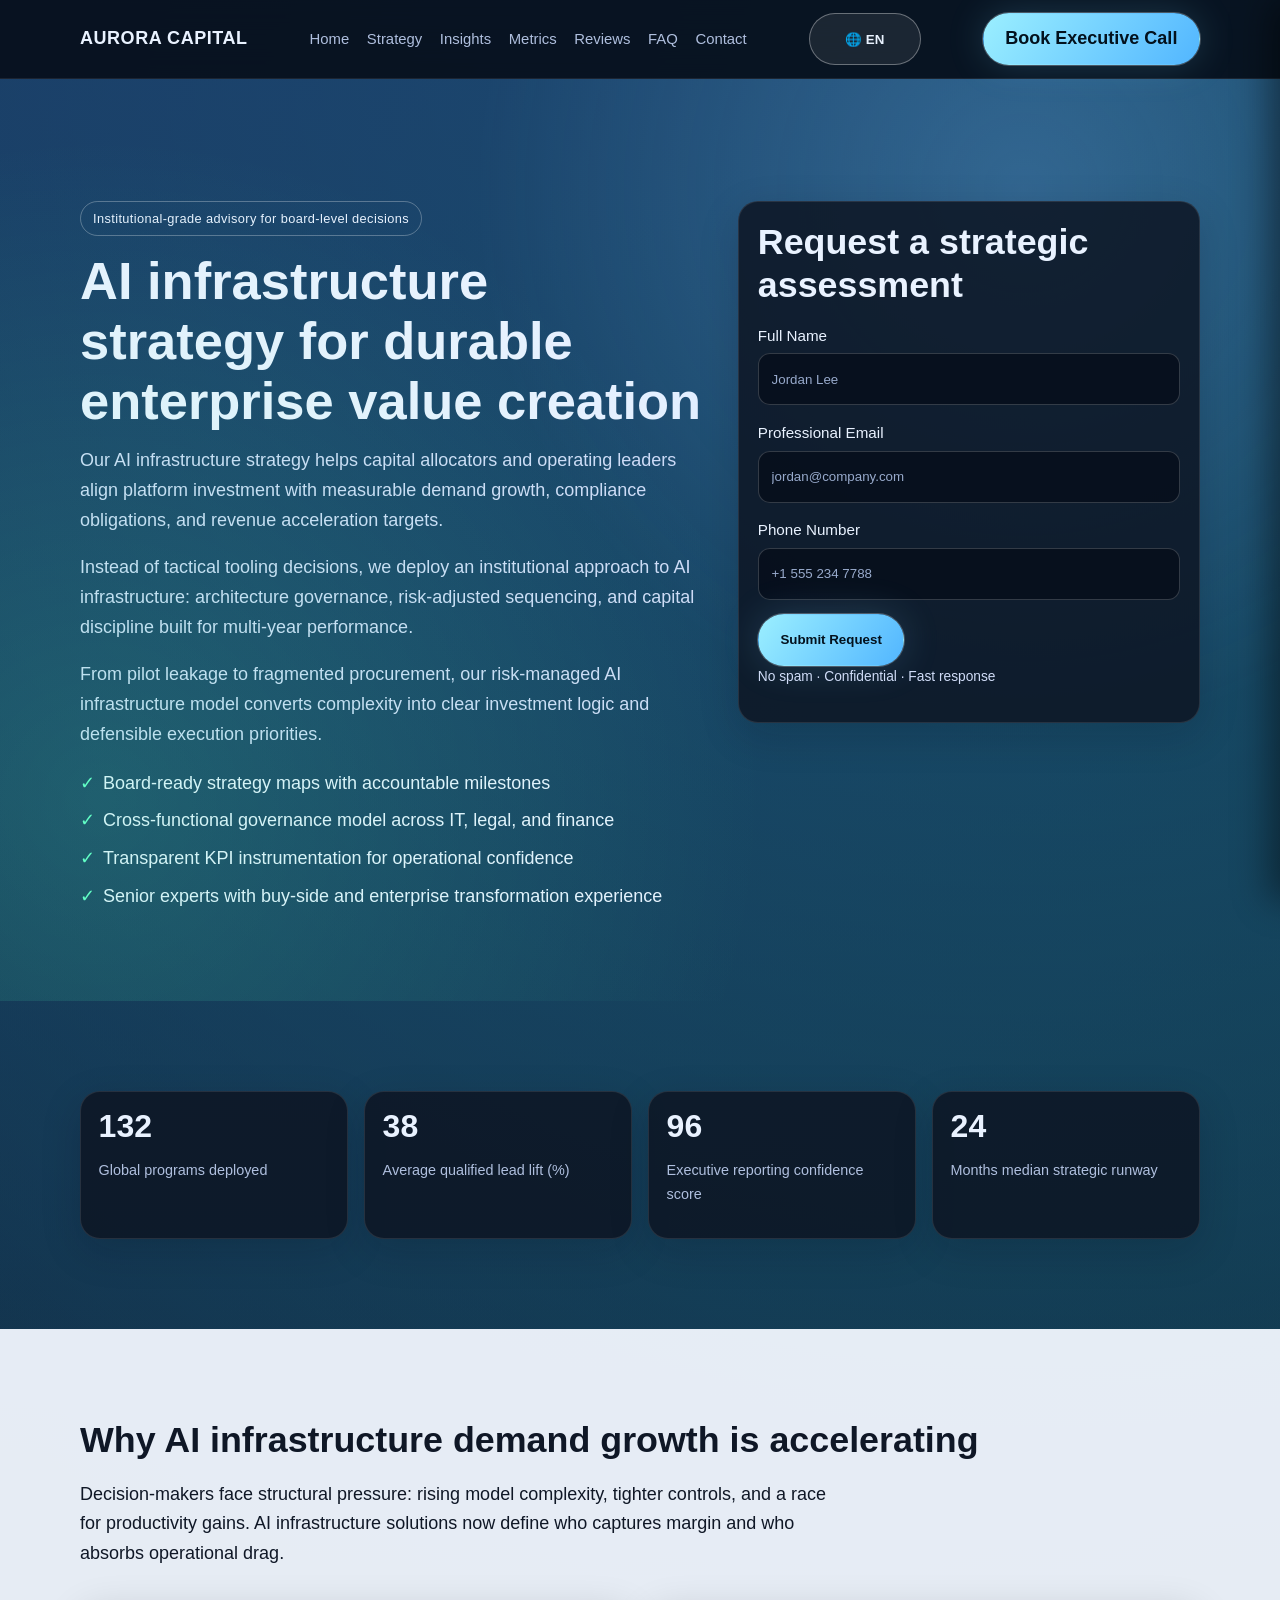
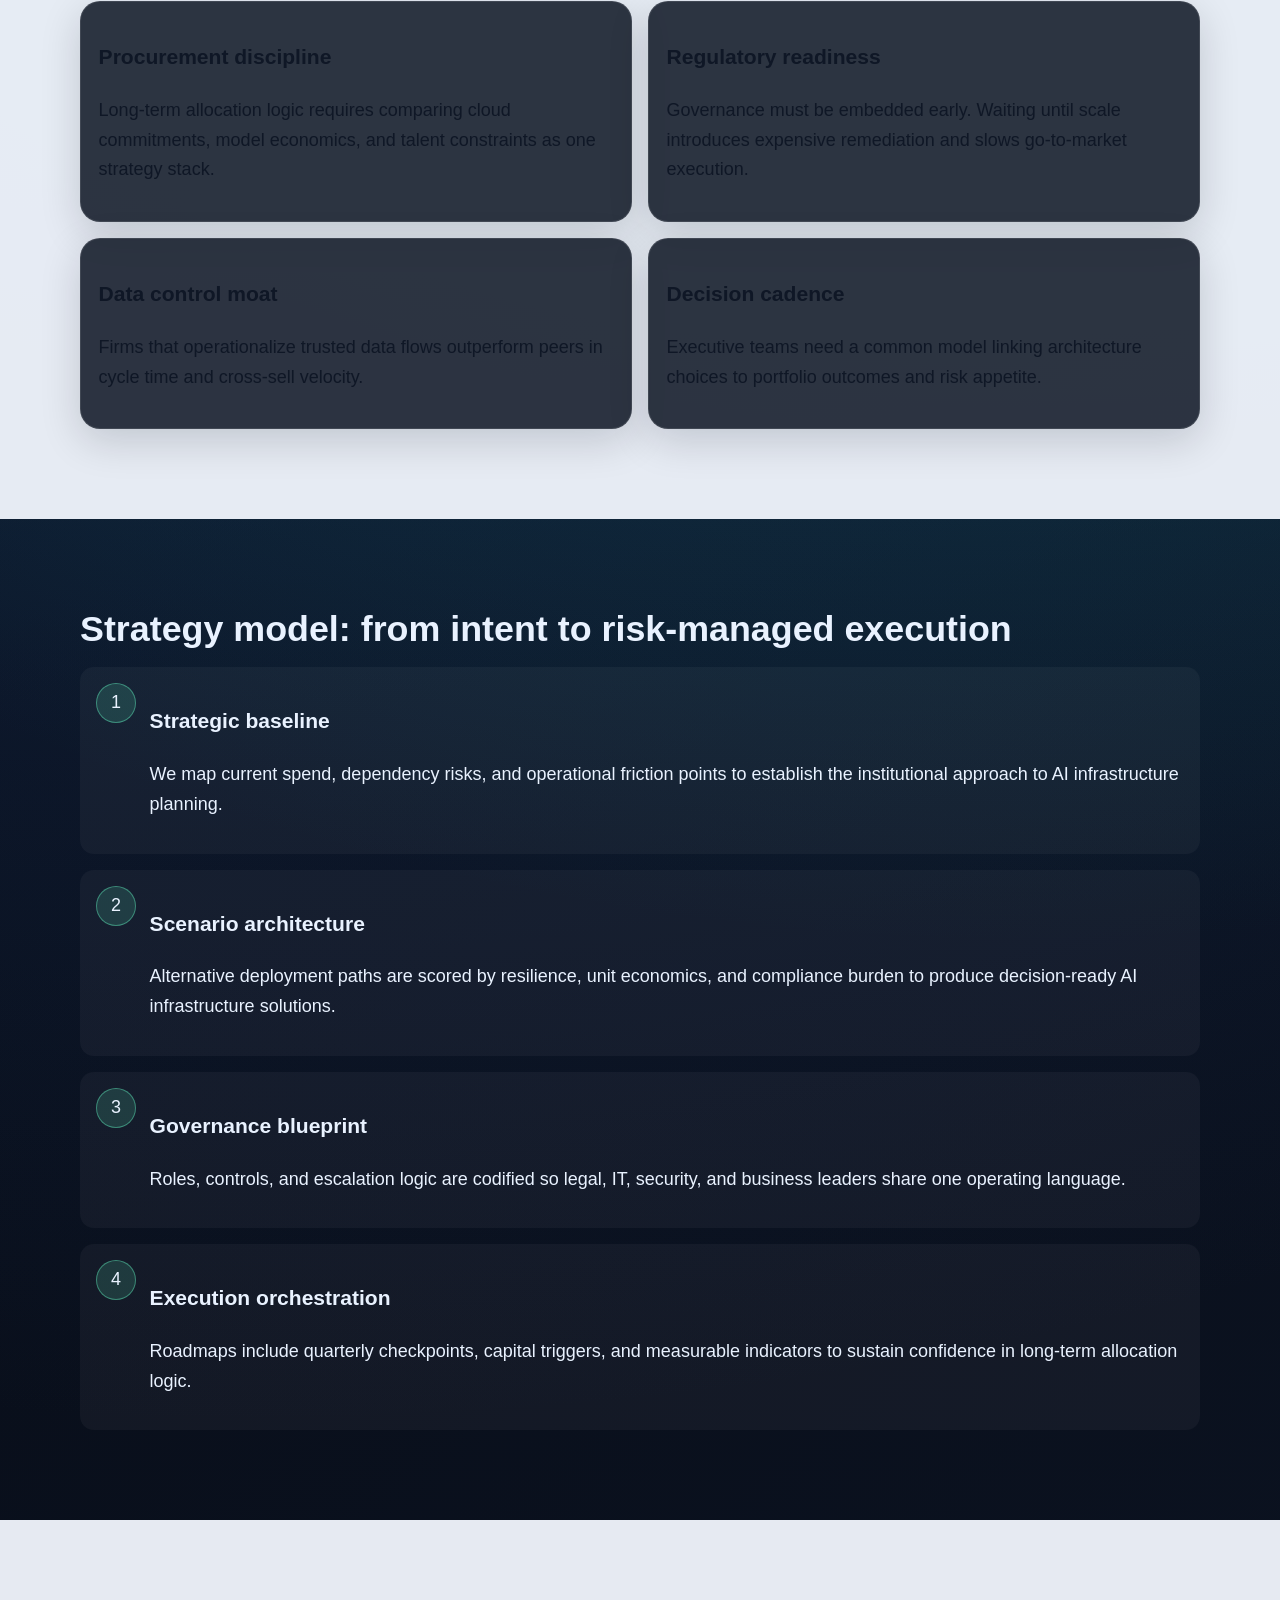
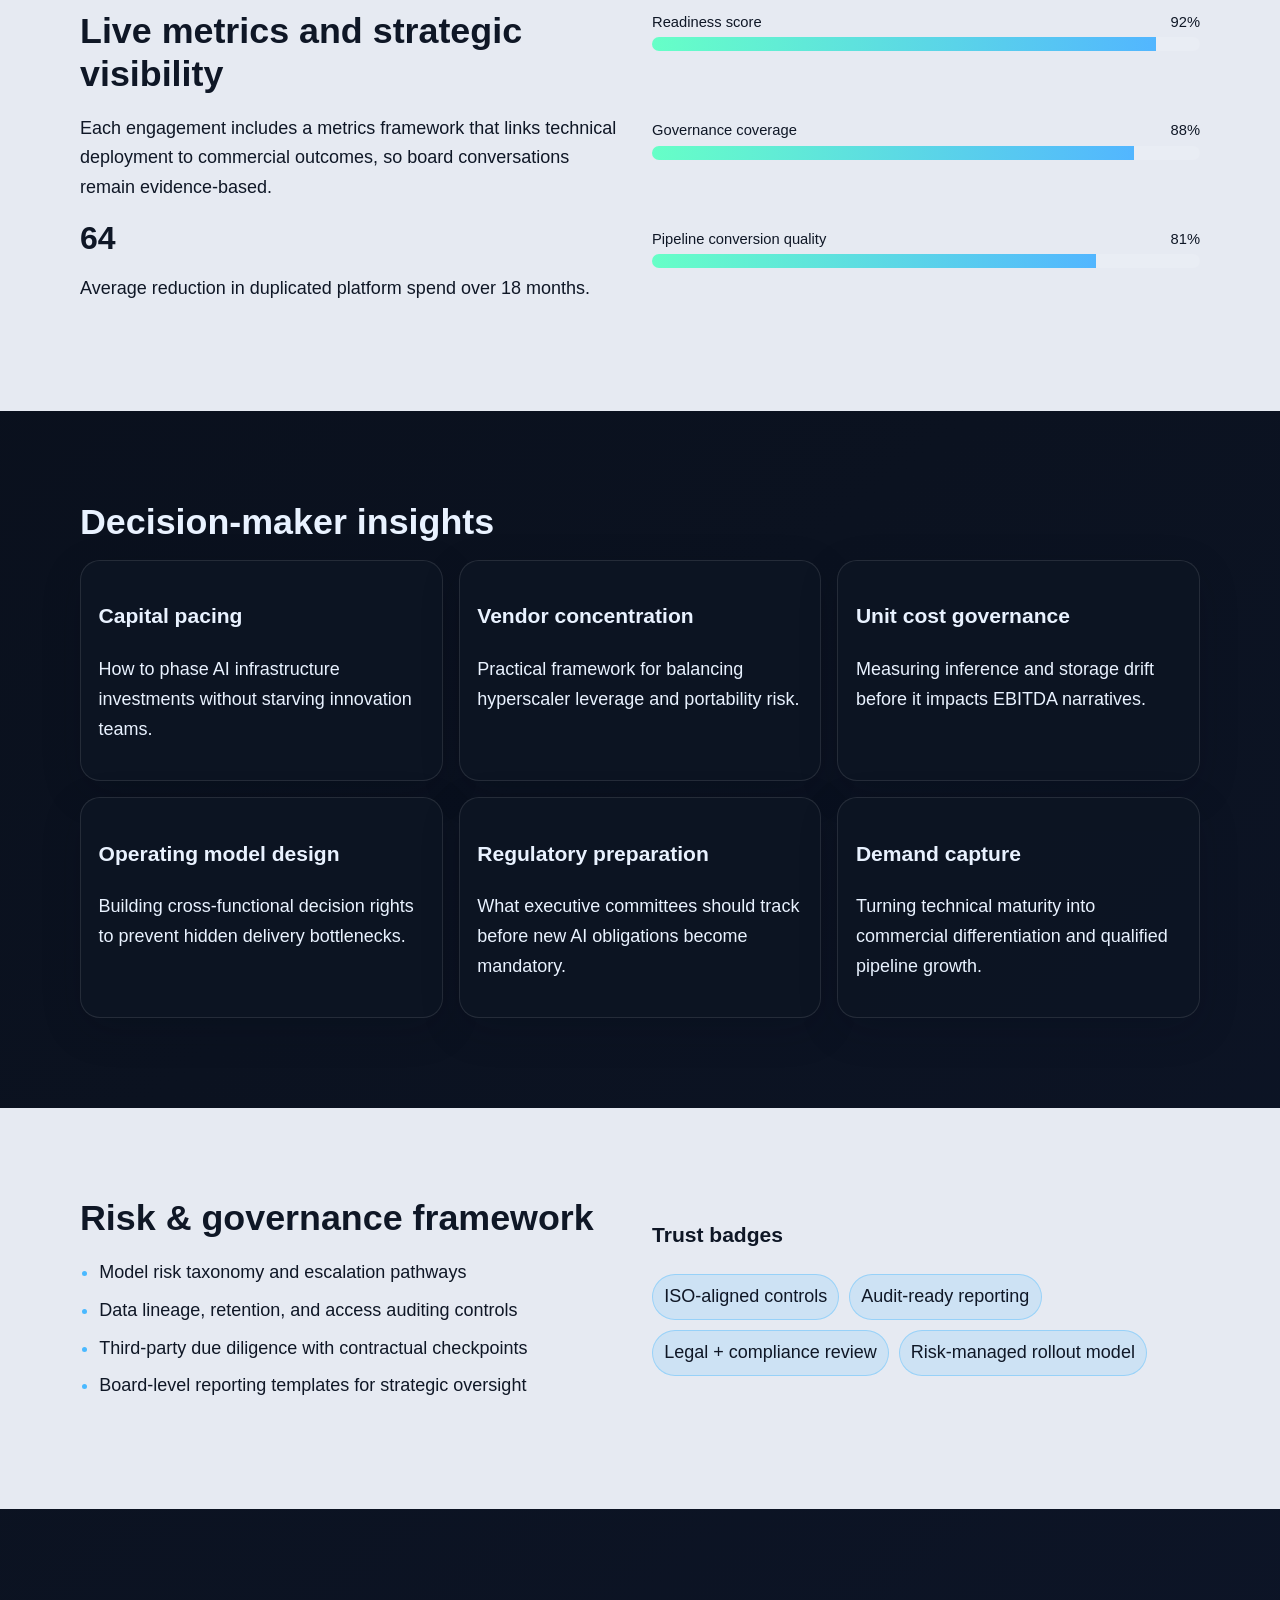
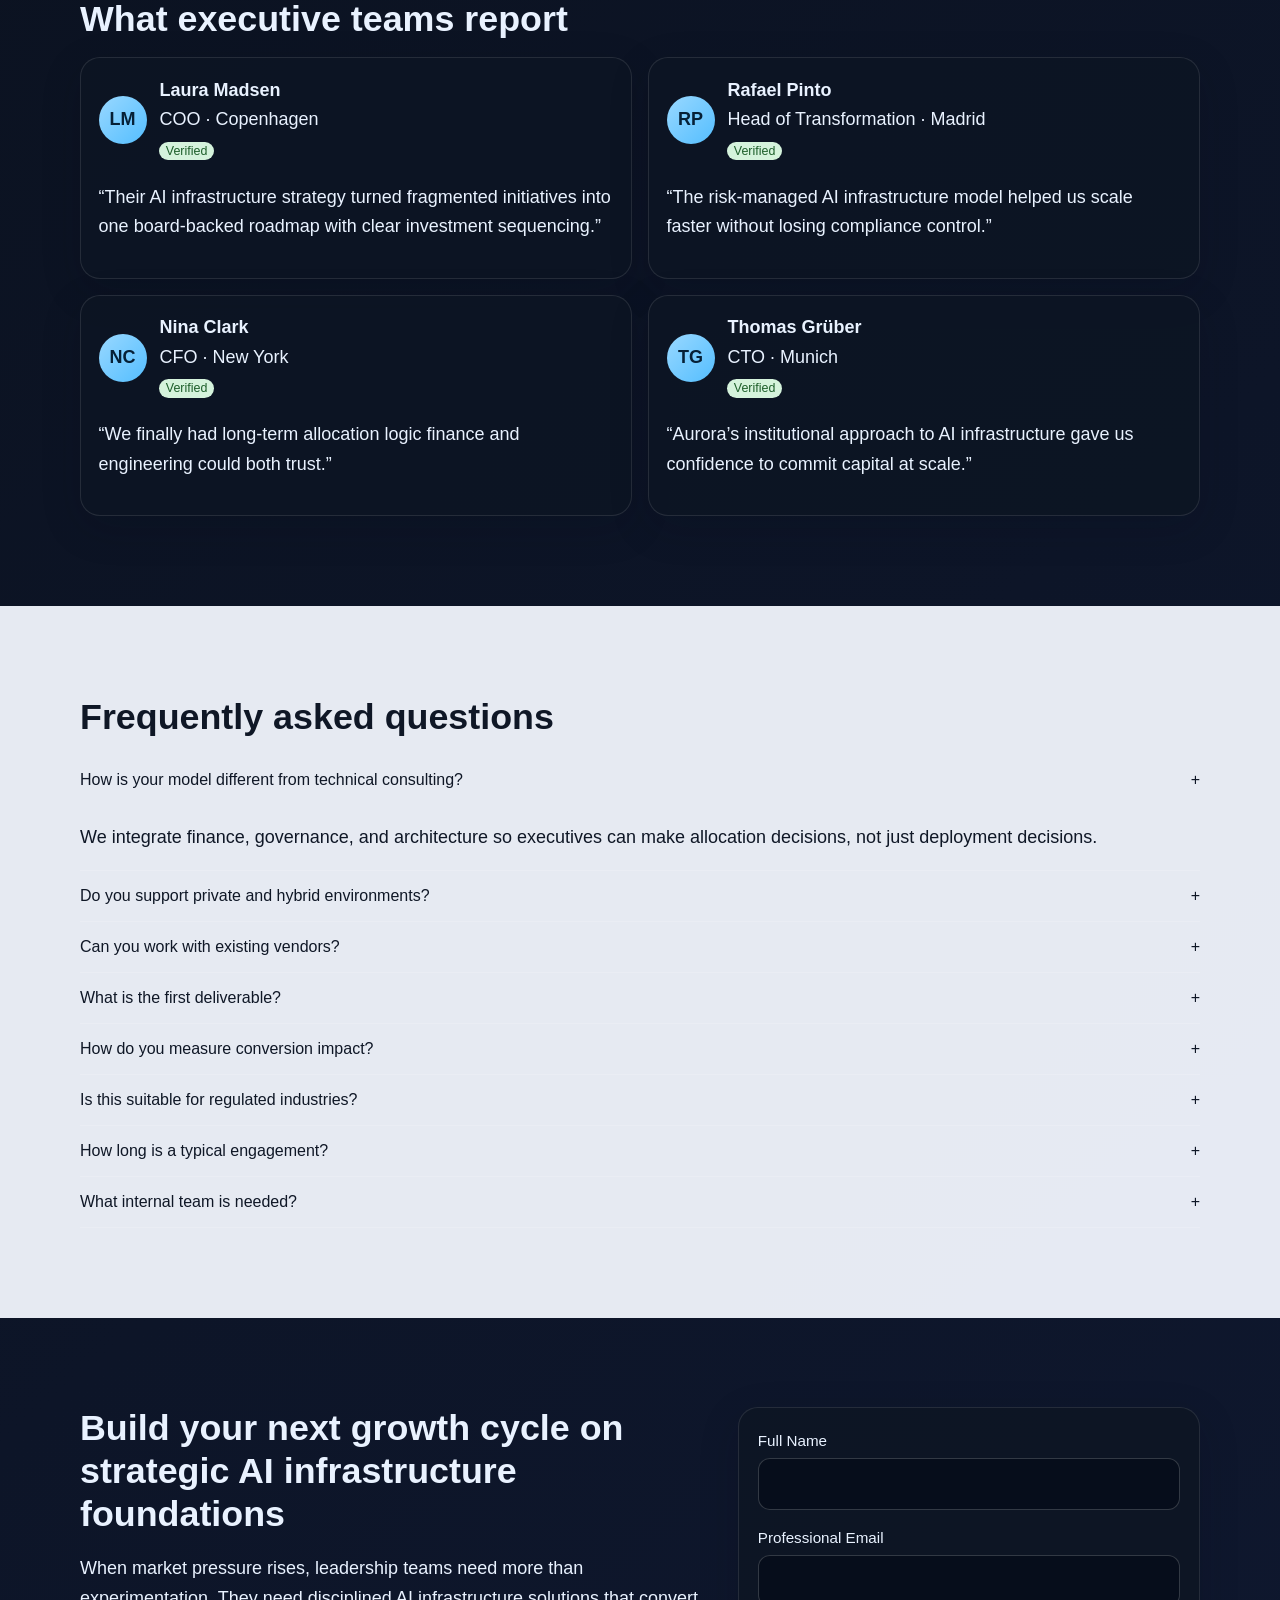
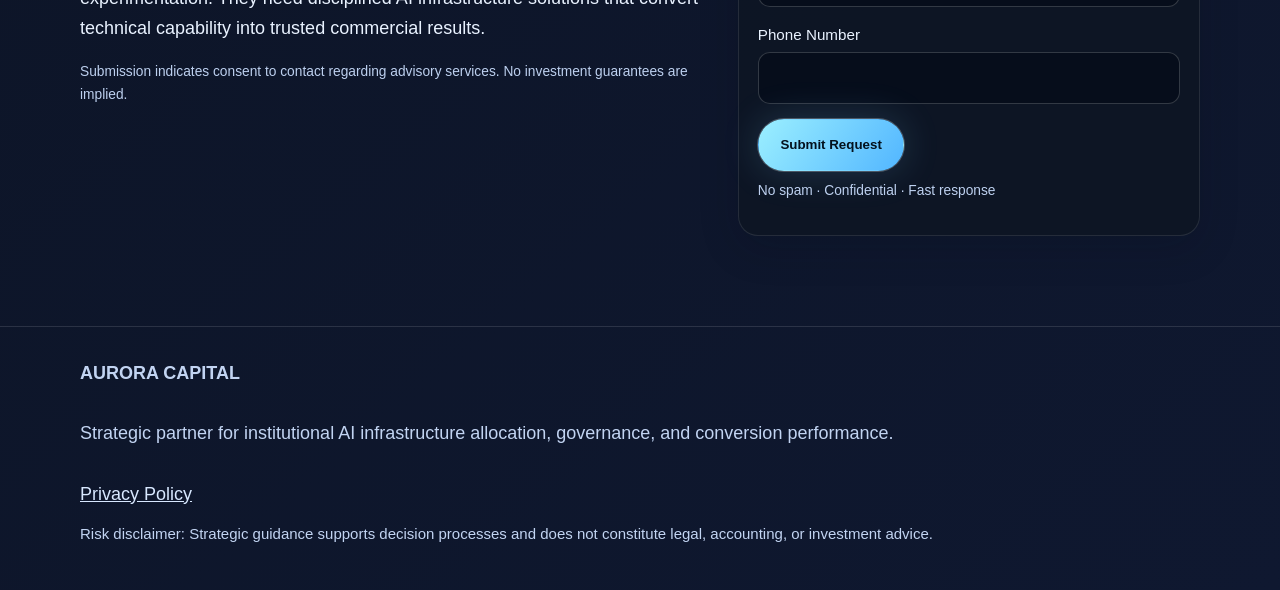
<file: index.html>
<!doctype html>
<html lang="en">
<head>
  <meta charset="utf-8" />
  <meta name="viewport" content="width=device-width, initial-scale=1" />
  <title>Aurora Capital | AI Infrastructure Strategy for Institutional Growth</title>
  <meta name="description" content="Aurora Capital delivers an institutional approach to AI infrastructure strategy with risk-managed capital models, transparent metrics, and conversion-focused advisory for decision-makers." />
  <link rel="canonical" href="https://example.com/index.html" />
  <link rel="alternate" hreflang="en" href="https://example.com/index.html" />
  <link rel="alternate" hreflang="de" href="https://example.com/de/index.html" />
  <link rel="alternate" hreflang="fr" href="https://example.com/fr/index.html" />
  <link rel="alternate" hreflang="es" href="https://example.com/es/index.html" />
  <link rel="alternate" hreflang="it" href="https://example.com/it/index.html" />
  <link rel="alternate" hreflang="x-default" href="https://example.com/index.html" />
  <meta property="og:title" content="Aurora Capital — Institutional AI Infrastructure Strategy" />
  <meta property="og:description" content="Build a risk-managed AI infrastructure model with measurable lead, demand, and governance outcomes." />
  <meta property="og:type" content="website" />
  <meta property="og:url" content="https://example.com/index.html" />
  <meta property="og:locale" content="en_US" />
  <meta name="twitter:card" content="summary_large_image" />
  <meta name="twitter:title" content="Aurora Capital | AI Infrastructure Strategy" />
  <meta name="twitter:description" content="Executive-grade AI infrastructure solutions designed for long-term allocation logic and controlled growth." />
  <link rel="stylesheet" href="assets/style.css" />
  <script type="application/ld+json">
  {
    "@context": "https://schema.org",
    "@graph": [
      {
        "@type": "Organization",
        "name": "Aurora Capital",
        "url": "https://example.com/",
        "description": "Advisory and strategy partner for AI infrastructure allocation and governance.",
        "contactPoint": {"@type": "ContactPoint", "contactType": "sales", "email": "contact@example.com"}
      },
      {
        "@type": "WebSite",
        "name": "Aurora Capital",
        "url": "https://example.com/",
        "inLanguage": "en"
      },
      {
        "@type": "FAQPage",
        "mainEntity": [
          {"@type":"Question","name":"What outcomes can we expect from your AI infrastructure strategy?","acceptedAnswer":{"@type":"Answer","text":"Most clients target more efficient deployment cycles, clearer governance, and better conversion rates from strategic pipeline initiatives."}},
          {"@type":"Question","name":"Do you support regulated sectors?","acceptedAnswer":{"@type":"Answer","text":"Yes, we align architecture, controls, and reporting to sector-specific obligations in finance, healthcare, and industrial operations."}},
          {"@type":"Question","name":"How quickly can implementation begin?","acceptedAnswer":{"@type":"Answer","text":"Discovery starts within days, followed by a 30-60 day strategic blueprint depending on organizational complexity."}}
        ]
      }
    ]
  }
  </script>
</head>
<body>
<header class="header">
  <div class="container nav-wrap">
    <a href="#home" class="brand">AURORA CAPITAL</a>
    <nav class="nav-links" aria-label="Primary">
      <a href="#home">Home</a><a href="#strategy">Strategy</a><a href="#insights">Insights</a><a href="#metrics">Metrics</a><a href="#reviews">Reviews</a><a href="#faq">FAQ</a><a href="#contact">Contact</a>
    </nav>
    <div class="lang-switch" data-lang-switch>
      <button class="btn btn-secondary lang-trigger" data-lang-trigger aria-haspopup="true" aria-expanded="false">🌐 EN</button>
      <div class="lang-menu" data-lang-menu>
        <a href="/index.html" data-lang-path="/index.html"><span><span class="flag">🇬🇧</span> English</span><span>EN</span></a>
        <a href="/de/index.html" data-lang-path="/de/index.html"><span><span class="flag">🇩🇪</span> Deutsch</span><span>DE</span></a>
        <a href="/fr/index.html" data-lang-path="/fr/index.html"><span><span class="flag">🇫🇷</span> Français</span><span>FR</span></a>
        <a href="/es/index.html" data-lang-path="/es/index.html"><span><span class="flag">🇪🇸</span> Español</span><span>ES</span></a>
        <a href="/it/index.html" data-lang-path="/it/index.html"><span><span class="flag">🇮🇹</span> Italiano</span><span>IT</span></a>
      </div>
    </div>
    <a href="#contact" class="btn btn-primary desktop-cta">Book Executive Call</a>
    <button class="btn btn-secondary mobile-toggle" data-drawer-toggle aria-expanded="false" aria-label="Open menu">☰</button>
  </div>
</header>
<div class="drawer-overlay" data-drawer-overlay></div>
<aside class="drawer" data-drawer aria-label="Mobile menu">
  <div class="drawer-head"><strong>Menu</strong><button class="btn btn-secondary" data-drawer-close aria-label="Close">✕</button></div>
  <nav>
    <a href="#home">Home</a><a href="#strategy">Strategy</a><a href="#insights">Insights</a><a href="#metrics">Metrics</a><a href="#reviews">Reviews</a><a href="#faq">FAQ</a><a href="#contact">Contact</a>
  </nav>
  <div class="lang-switch" data-lang-switch>
    <button class="btn btn-secondary lang-trigger" data-lang-trigger aria-haspopup="true" aria-expanded="false">🌐 EN</button>
    <div class="lang-menu" data-lang-menu>
      <a href="/index.html" data-lang-path="/index.html">🇬🇧 English</a><a href="/de/index.html" data-lang-path="/de/index.html">🇩🇪 Deutsch</a><a href="/fr/index.html" data-lang-path="/fr/index.html">🇫🇷 Français</a><a href="/es/index.html" data-lang-path="/es/index.html">🇪🇸 Español</a><a href="/it/index.html" data-lang-path="/it/index.html">🇮🇹 Italiano</a>
    </div>
  </div>
</aside>

<main>
  <section class="section hero bg-mesh" id="home">
    <div class="container hero-grid">
      <div>
        <span class="badge">Institutional-grade advisory for board-level decisions</span>
        <h1>AI infrastructure strategy for durable enterprise value creation</h1>
        <p>Our AI infrastructure strategy helps capital allocators and operating leaders align platform investment with measurable demand growth, compliance obligations, and revenue acceleration targets.</p>
        <p>Instead of tactical tooling decisions, we deploy an institutional approach to AI infrastructure: architecture governance, risk-adjusted sequencing, and capital discipline built for multi-year performance.</p>
        <p>From pilot leakage to fragmented procurement, our risk-managed AI infrastructure model converts complexity into clear investment logic and defensible execution priorities.</p>
        <ul class="trust-bullets">
          <li>Board-ready strategy maps with accountable milestones</li><li>Cross-functional governance model across IT, legal, and finance</li><li>Transparent KPI instrumentation for operational confidence</li><li>Senior experts with buy-side and enterprise transformation experience</li>
        </ul>
      </div>
      <div class="card form-card reveal">
        <h2>Request a strategic assessment</h2>
        <form data-lead-form>
          <label for="name">Full Name</label><input id="name" name="name" required placeholder="Jordan Lee" />
          <label for="email">Professional Email</label><input id="email" name="email" type="email" required placeholder="jordan@company.com" />
          <label for="phone">Phone Number</label><input id="phone" name="phone" required placeholder="+1 555 234 7788" />
          <button class="btn btn-primary" type="submit">Submit Request</button>
          <p class="form-footnote">No spam · Confidential · Fast response</p>
        </form>
      </div>
    </div>
  </section>

  <section class="section" id="kpi-strip">
    <div class="container kpi-grid">
      <article class="card kpi-card reveal"><div class="kpi-number" data-counter="132">0</div><p class="kpi-note">Global programs deployed</p></article>
      <article class="card kpi-card reveal"><div class="kpi-number" data-counter="38">0</div><p class="kpi-note">Average qualified lead lift (%)</p></article>
      <article class="card kpi-card reveal"><div class="kpi-number" data-counter="96">0</div><p class="kpi-note">Executive reporting confidence score</p></article>
      <article class="card kpi-card reveal"><div class="kpi-number" data-counter="24">0</div><p class="kpi-note">Months median strategic runway</p></article>
    </div>
  </section>

  <section class="section light" id="market">
    <div class="container">
      <h2>Why AI infrastructure demand growth is accelerating</h2>
      <p class="section-intro">Decision-makers face structural pressure: rising model complexity, tighter controls, and a race for productivity gains. AI infrastructure solutions now define who captures margin and who absorbs operational drag.</p>
      <div class="icon-grid">
        <article class="card icon-card reveal"><h3>Procurement discipline</h3><p>Long-term allocation logic requires comparing cloud commitments, model economics, and talent constraints as one strategy stack.</p></article>
        <article class="card icon-card reveal"><h3>Regulatory readiness</h3><p>Governance must be embedded early. Waiting until scale introduces expensive remediation and slows go-to-market execution.</p></article>
        <article class="card icon-card reveal"><h3>Data control moat</h3><p>Firms that operationalize trusted data flows outperform peers in cycle time and cross-sell velocity.</p></article>
        <article class="card icon-card reveal"><h3>Decision cadence</h3><p>Executive teams need a common model linking architecture choices to portfolio outcomes and risk appetite.</p></article>
      </div>
    </div>
  </section>

  <section class="section" id="strategy">
    <div class="container">
      <h2>Strategy model: from intent to risk-managed execution</h2>
      <div class="stepper">
        <div class="step reveal"><div class="step-index">1</div><div><h3>Strategic baseline</h3><p>We map current spend, dependency risks, and operational friction points to establish the institutional approach to AI infrastructure planning.</p></div></div>
        <div class="step reveal"><div class="step-index">2</div><div><h3>Scenario architecture</h3><p>Alternative deployment paths are scored by resilience, unit economics, and compliance burden to produce decision-ready AI infrastructure solutions.</p></div></div>
        <div class="step reveal"><div class="step-index">3</div><div><h3>Governance blueprint</h3><p>Roles, controls, and escalation logic are codified so legal, IT, security, and business leaders share one operating language.</p></div></div>
        <div class="step reveal"><div class="step-index">4</div><div><h3>Execution orchestration</h3><p>Roadmaps include quarterly checkpoints, capital triggers, and measurable indicators to sustain confidence in long-term allocation logic.</p></div></div>
      </div>
    </div>
  </section>

  <section class="section light" id="metrics">
    <div class="container metrics-grid">
      <div>
        <h2>Live metrics and strategic visibility</h2>
        <p>Each engagement includes a metrics framework that links technical deployment to commercial outcomes, so board conversations remain evidence-based.</p>
        <div class="counter" data-counter="74">0</div>
        <p>Average reduction in duplicated platform spend over 18 months.</p>
      </div>
      <div class="bars">
        <div><div class="bar-label"><span>Readiness score</span><span>92%</span></div><div class="bar-track"><div class="bar-fill" data-bar="92"></div></div></div>
        <div><div class="bar-label"><span>Governance coverage</span><span>88%</span></div><div class="bar-track"><div class="bar-fill" data-bar="88"></div></div></div>
        <div><div class="bar-label"><span>Pipeline conversion quality</span><span>81%</span></div><div class="bar-track"><div class="bar-fill" data-bar="81"></div></div></div>
      </div>
    </div>
  </section>

  <section class="section" id="insights">
    <div class="container">
      <h2>Decision-maker insights</h2>
      <div class="insights-grid">
        <article class="card insight-card reveal"><h3>Capital pacing</h3><p>How to phase AI infrastructure investments without starving innovation teams.</p></article>
        <article class="card insight-card reveal"><h3>Vendor concentration</h3><p>Practical framework for balancing hyperscaler leverage and portability risk.</p></article>
        <article class="card insight-card reveal"><h3>Unit cost governance</h3><p>Measuring inference and storage drift before it impacts EBITDA narratives.</p></article>
        <article class="card insight-card reveal"><h3>Operating model design</h3><p>Building cross-functional decision rights to prevent hidden delivery bottlenecks.</p></article>
        <article class="card insight-card reveal"><h3>Regulatory preparation</h3><p>What executive committees should track before new AI obligations become mandatory.</p></article>
        <article class="card insight-card reveal"><h3>Demand capture</h3><p>Turning technical maturity into commercial differentiation and qualified pipeline growth.</p></article>
      </div>
    </div>
  </section>

  <section class="section light" id="governance">
    <div class="container metrics-grid">
      <div>
        <h2>Risk & governance framework</h2>
        <ul class="checklist">
          <li>Model risk taxonomy and escalation pathways</li><li>Data lineage, retention, and access auditing controls</li><li>Third-party due diligence with contractual checkpoints</li><li>Board-level reporting templates for strategic oversight</li>
        </ul>
      </div>
      <div>
        <h3>Trust badges</h3>
        <div class="trust-badges"><span class="trust-badge">ISO-aligned controls</span><span class="trust-badge">Audit-ready reporting</span><span class="trust-badge">Legal + compliance review</span><span class="trust-badge">Risk-managed rollout model</span></div>
      </div>
    </div>
  </section>

  <section class="section" id="reviews">
    <div class="container">
      <h2>What executive teams report</h2>
      <div class="review-grid">
        <article class="card review-card"><div class="review-head"><div class="initials">LM</div><div><strong>Laura Madsen</strong><div>COO · Copenhagen</div><span class="verified">Verified</span></div></div><p>“Their AI infrastructure strategy turned fragmented initiatives into one board-backed roadmap with clear investment sequencing.”</p></article>
        <article class="card review-card"><div class="review-head"><div class="initials">RP</div><div><strong>Rafael Pinto</strong><div>Head of Transformation · Madrid</div><span class="verified">Verified</span></div></div><p>“The risk-managed AI infrastructure model helped us scale faster without losing compliance control.”</p></article>
        <article class="card review-card"><div class="review-head"><div class="initials">NC</div><div><strong>Nina Clark</strong><div>CFO · New York</div><span class="verified">Verified</span></div></div><p>“We finally had long-term allocation logic finance and engineering could both trust.”</p></article>
        <article class="card review-card"><div class="review-head"><div class="initials">TG</div><div><strong>Thomas Grüber</strong><div>CTO · Munich</div><span class="verified">Verified</span></div></div><p>“Aurora’s institutional approach to AI infrastructure gave us confidence to commit capital at scale.”</p></article>
      </div>
    </div>
  </section>

  <section class="section light" id="faq">
    <div class="container">
      <h2>Frequently asked questions</h2>
      <div class="faq-item open"><button class="faq-trigger" aria-expanded="true">How is your model different from technical consulting?<span>+</span></button><div class="faq-content"><p>We integrate finance, governance, and architecture so executives can make allocation decisions, not just deployment decisions.</p></div></div>
      <div class="faq-item"><button class="faq-trigger" aria-expanded="false">Do you support private and hybrid environments?<span>+</span></button><div class="faq-content"><p>Yes, we design for multi-environment operating models with portability and control boundaries.</p></div></div>
      <div class="faq-item"><button class="faq-trigger" aria-expanded="false">Can you work with existing vendors?<span>+</span></button><div class="faq-content"><p>Absolutely. We optimize your current stack before recommending any structural changes.</p></div></div>
      <div class="faq-item"><button class="faq-trigger" aria-expanded="false">What is the first deliverable?<span>+</span></button><div class="faq-content"><p>An executive strategy brief with priority map, risk register, and capital sequence options.</p></div></div>
      <div class="faq-item"><button class="faq-trigger" aria-expanded="false">How do you measure conversion impact?<span>+</span></button><div class="faq-content"><p>We connect platform readiness to lead quality metrics, pipeline velocity, and win-rate improvements.</p></div></div>
      <div class="faq-item"><button class="faq-trigger" aria-expanded="false">Is this suitable for regulated industries?<span>+</span></button><div class="faq-content"><p>Yes, our governance model is built for highly controlled sectors with audit pressure.</p></div></div>
      <div class="faq-item"><button class="faq-trigger" aria-expanded="false">How long is a typical engagement?<span>+</span></button><div class="faq-content"><p>Most strategy engagements span 8 to 14 weeks, followed by optional implementation oversight.</p></div></div>
      <div class="faq-item"><button class="faq-trigger" aria-expanded="false">What internal team is needed?<span>+</span></button><div class="faq-content"><p>A sponsor, a finance partner, and representatives from IT/security are usually sufficient to start.</p></div></div>
    </div>
  </section>

  <section class="section" id="contact">
    <div class="container hero-grid">
      <div>
        <h2>Build your next growth cycle on strategic AI infrastructure foundations</h2>
        <p>When market pressure rises, leadership teams need more than experimentation. They need disciplined AI infrastructure solutions that convert technical capability into trusted commercial results.</p>
        <p class="form-footnote">Submission indicates consent to contact regarding advisory services. No investment guarantees are implied.</p>
        <p id="langSuggest" data-lang-suggest data-template="Your browser suggests {lang}. Switch language from the selector." hidden></p>
      </div>
      <div class="card form-card">
        <form data-lead-form>
          <label>Full Name</label><input name="name" required />
          <label>Professional Email</label><input name="email" type="email" required />
          <label>Phone Number</label><input name="phone" required />
          <button class="btn btn-primary" type="submit">Submit Request</button>
          <p class="form-footnote">No spam · Confidential · Fast response</p>
        </form>
      </div>
    </div>
  </section>
</main>

<footer class="footer">
  <div class="container footer-grid">
    <strong>AURORA CAPITAL</strong>
    <p>Strategic partner for institutional AI infrastructure allocation, governance, and conversion performance.</p>
    <a href="#" data-modal-open aria-expanded="false">Privacy Policy</a>
    <small>Risk disclaimer: Strategic guidance supports decision processes and does not constitute legal, accounting, or investment advice.</small>
  </div>
</footer>

<div class="modal-overlay" data-modal-overlay>
  <div class="modal" data-modal role="dialog" aria-modal="true" aria-label="Privacy policy">
    <button class="btn btn-secondary" data-modal-close aria-label="Close privacy modal">✕</button>
    <h3>Privacy Policy</h3>
    <p><strong>Data collection:</strong> We collect contact details, submitted form fields, and website interaction logs required to respond to requests.</p>
    <p><strong>Legal basis:</strong> Processing relies on consent, legitimate interest in B2B communication, and contractual necessity where applicable.</p>
    <p><strong>Cookies:</strong> Essential cookies are used for interface behavior and analytics consent management.</p>
    <p><strong>Retention:</strong> Lead records are retained according to compliance and audit obligations, then deleted or anonymized.</p>
    <p><strong>Third-party sharing:</strong> Data may be processed by CRM, analytics, and secure infrastructure providers under contractual safeguards.</p>
    <p><strong>Security:</strong> Encryption, access controls, and monitoring procedures protect data against unauthorized access.</p>
    <p><strong>User rights:</strong> You may request access, correction, deletion, portability, and objection to specific processing operations.</p>
    <p><strong>International transfers:</strong> Where transfers occur, standard contractual clauses and equivalent safeguards are applied.</p>
    <p><strong>Industry-specific risk disclosure:</strong> AI strategy recommendations involve operational, compliance, and market risks that require internal governance review.</p>
    <div class="modal-actions"><button class="btn btn-primary" data-modal-close>Close</button></div>
  </div>
</div>
<div class="toast" data-toast data-message="Thank you. Your request has been received."></div>
<script defer src="assets/app.js"></script>
</body>
</html>
</file>
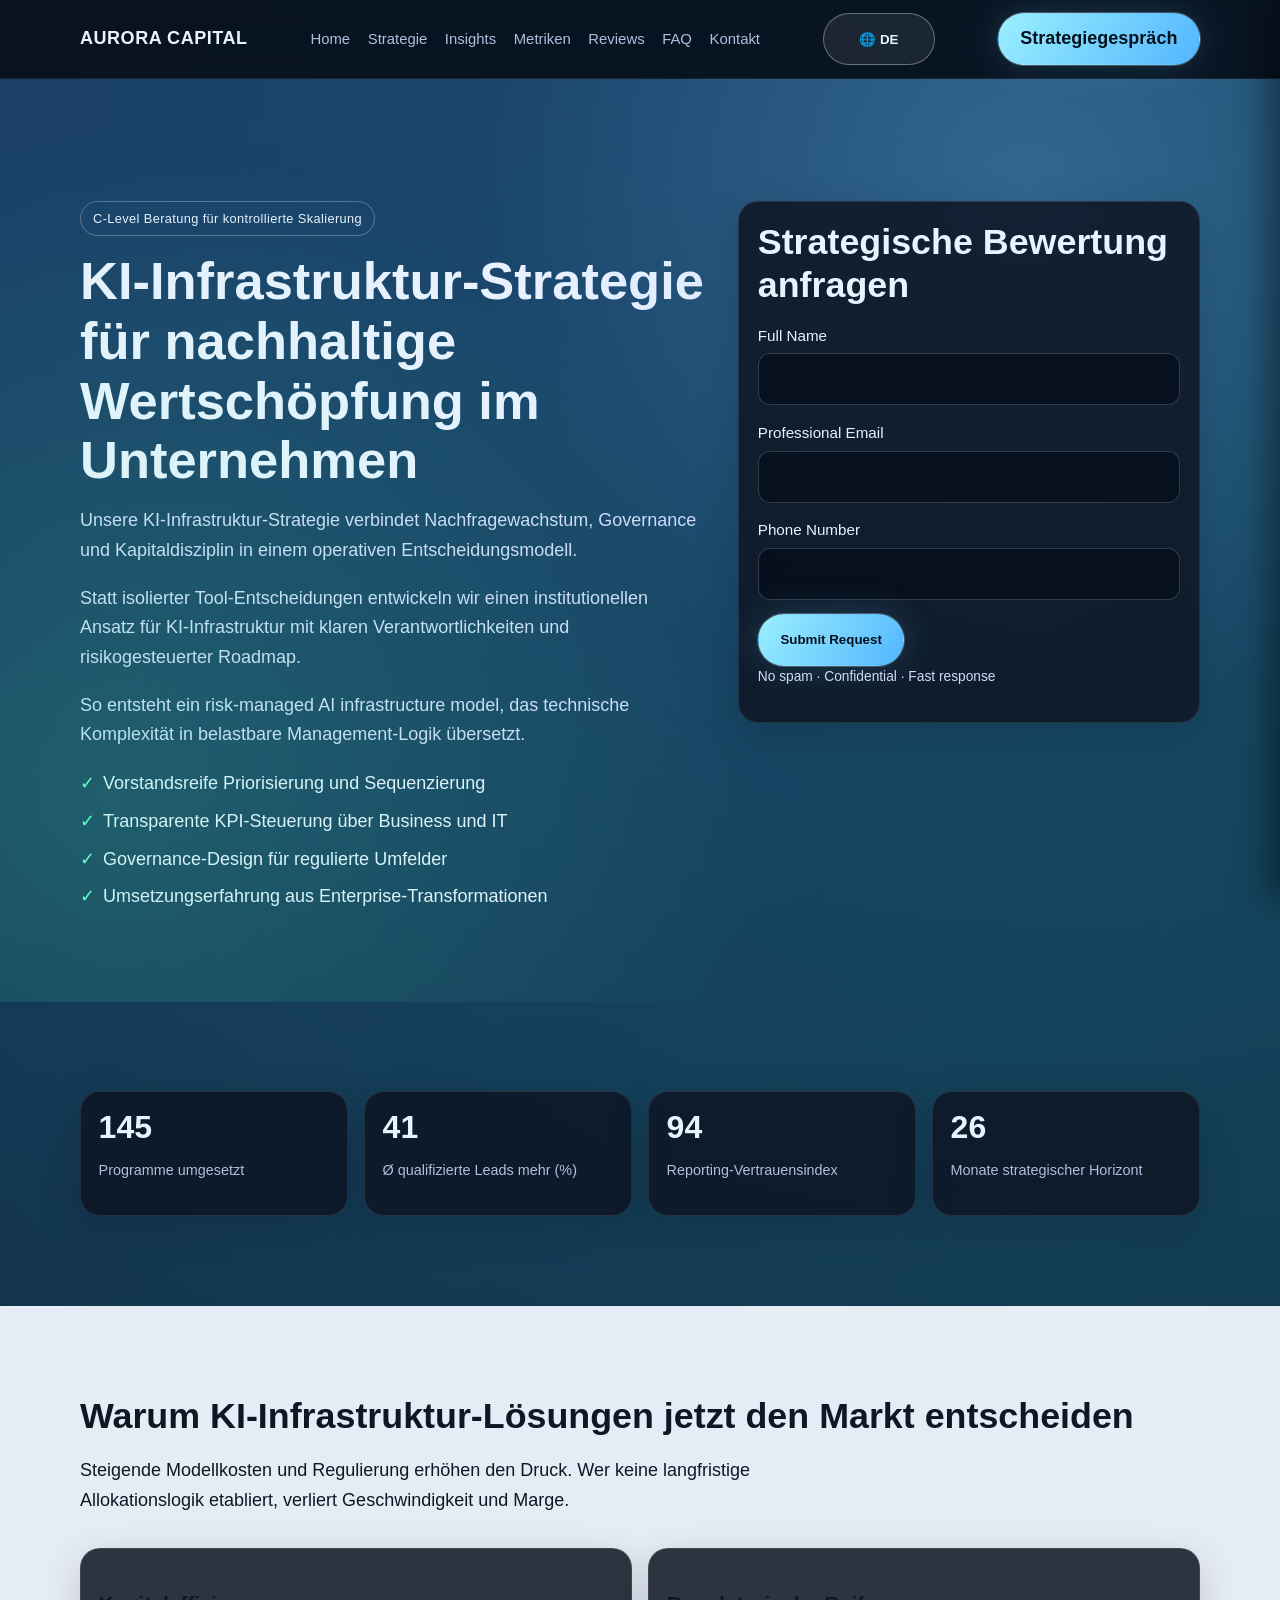
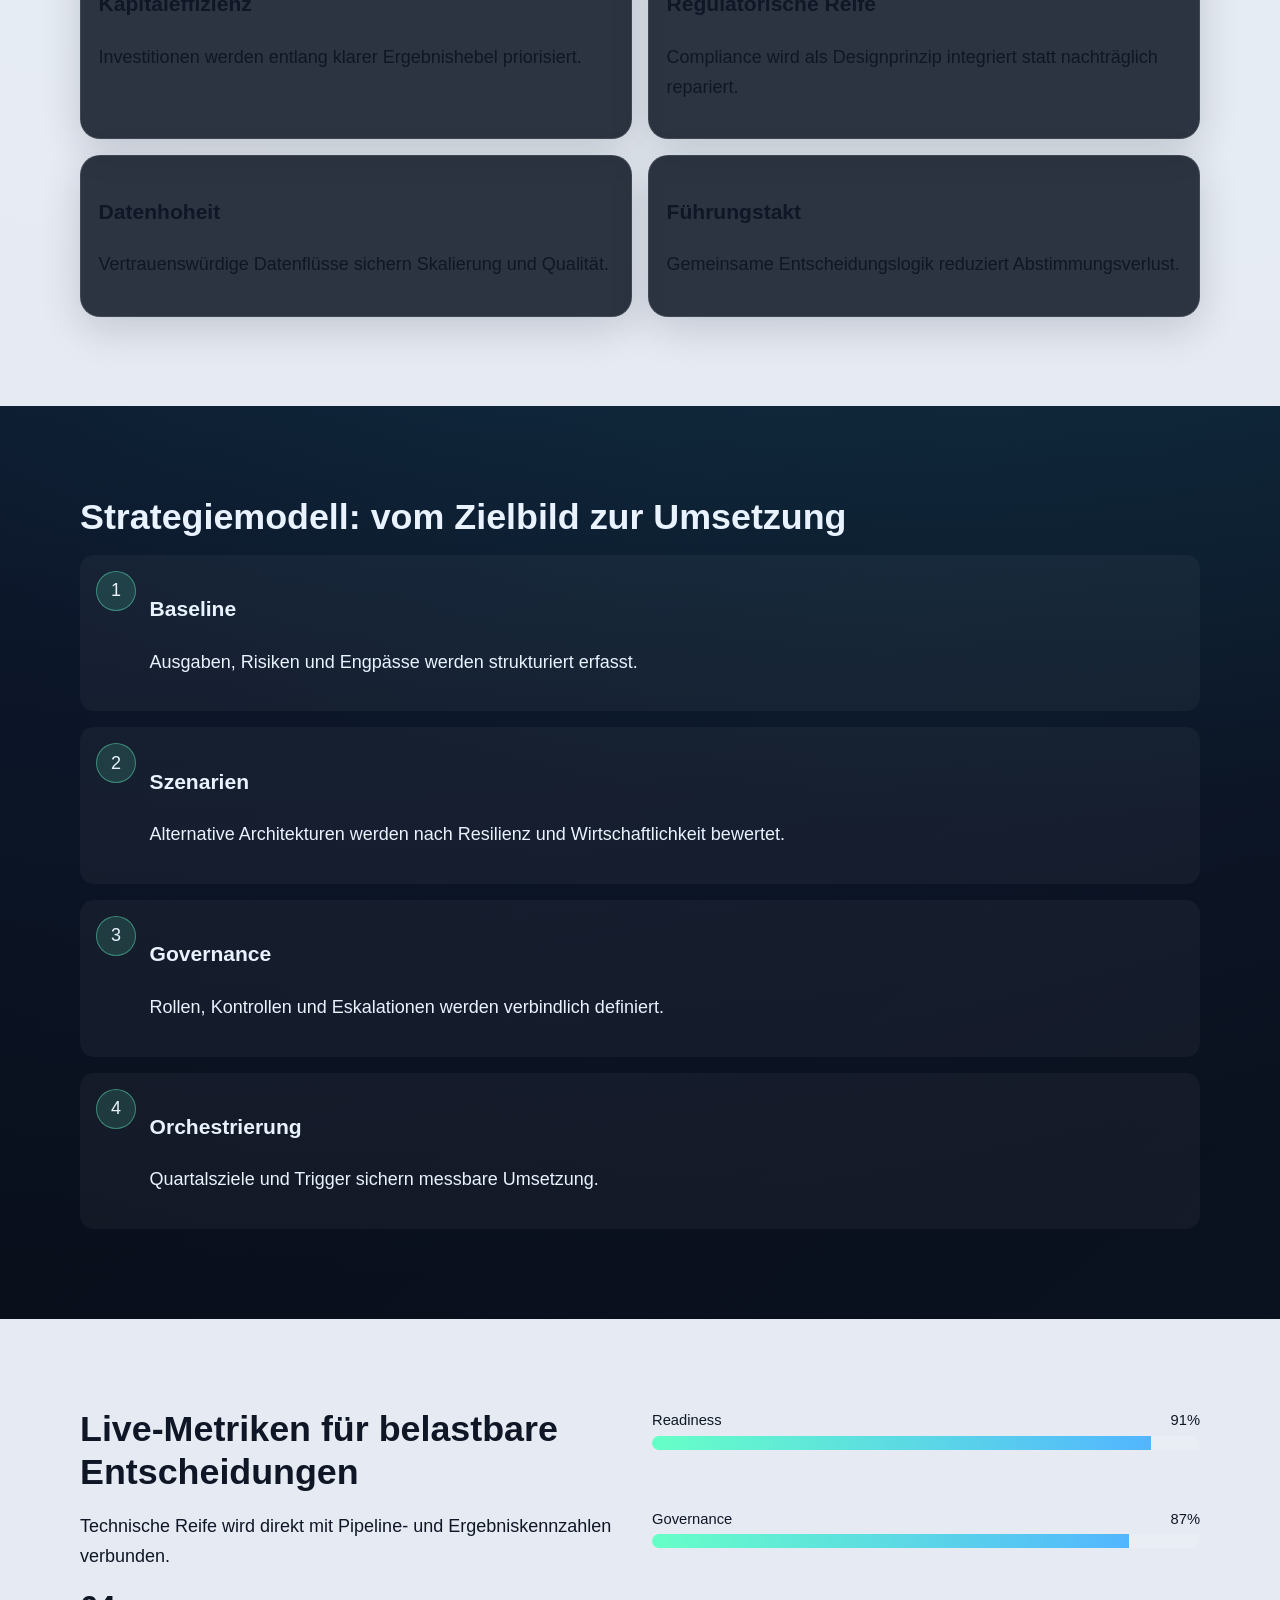
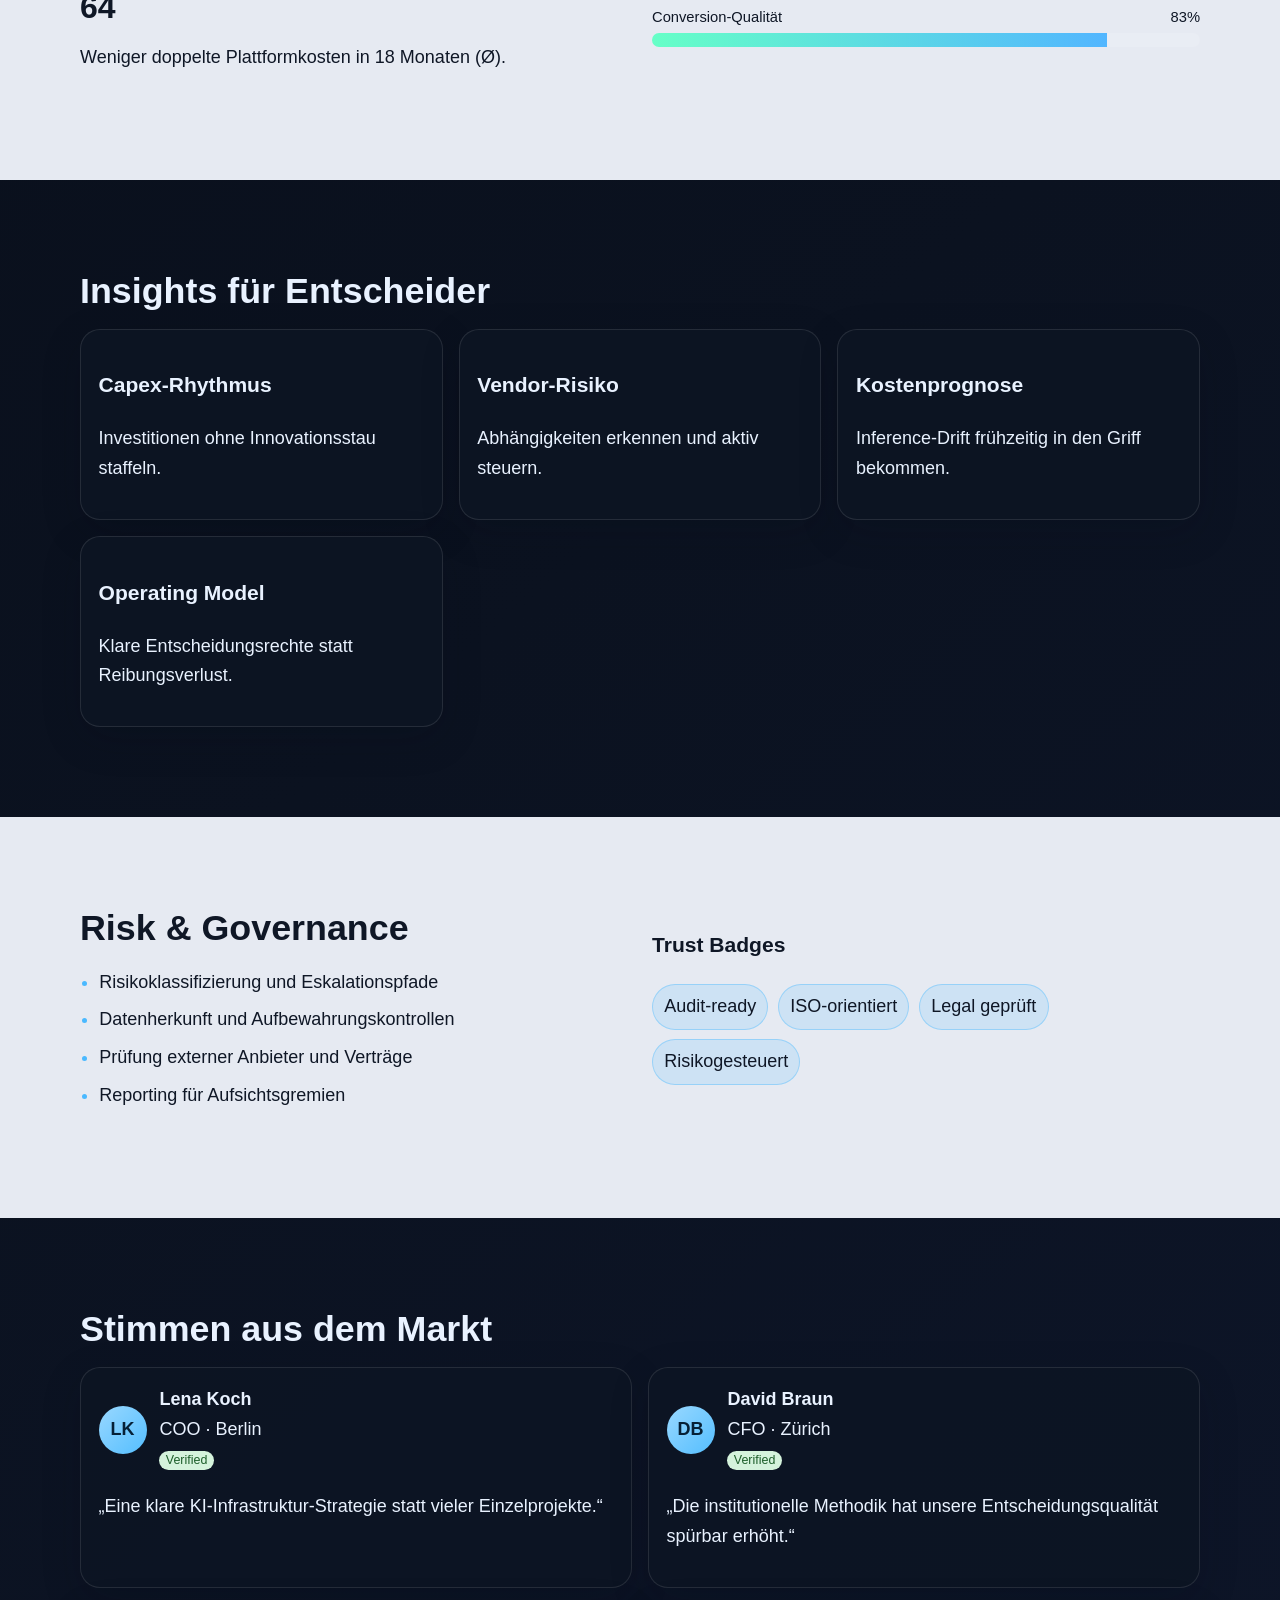
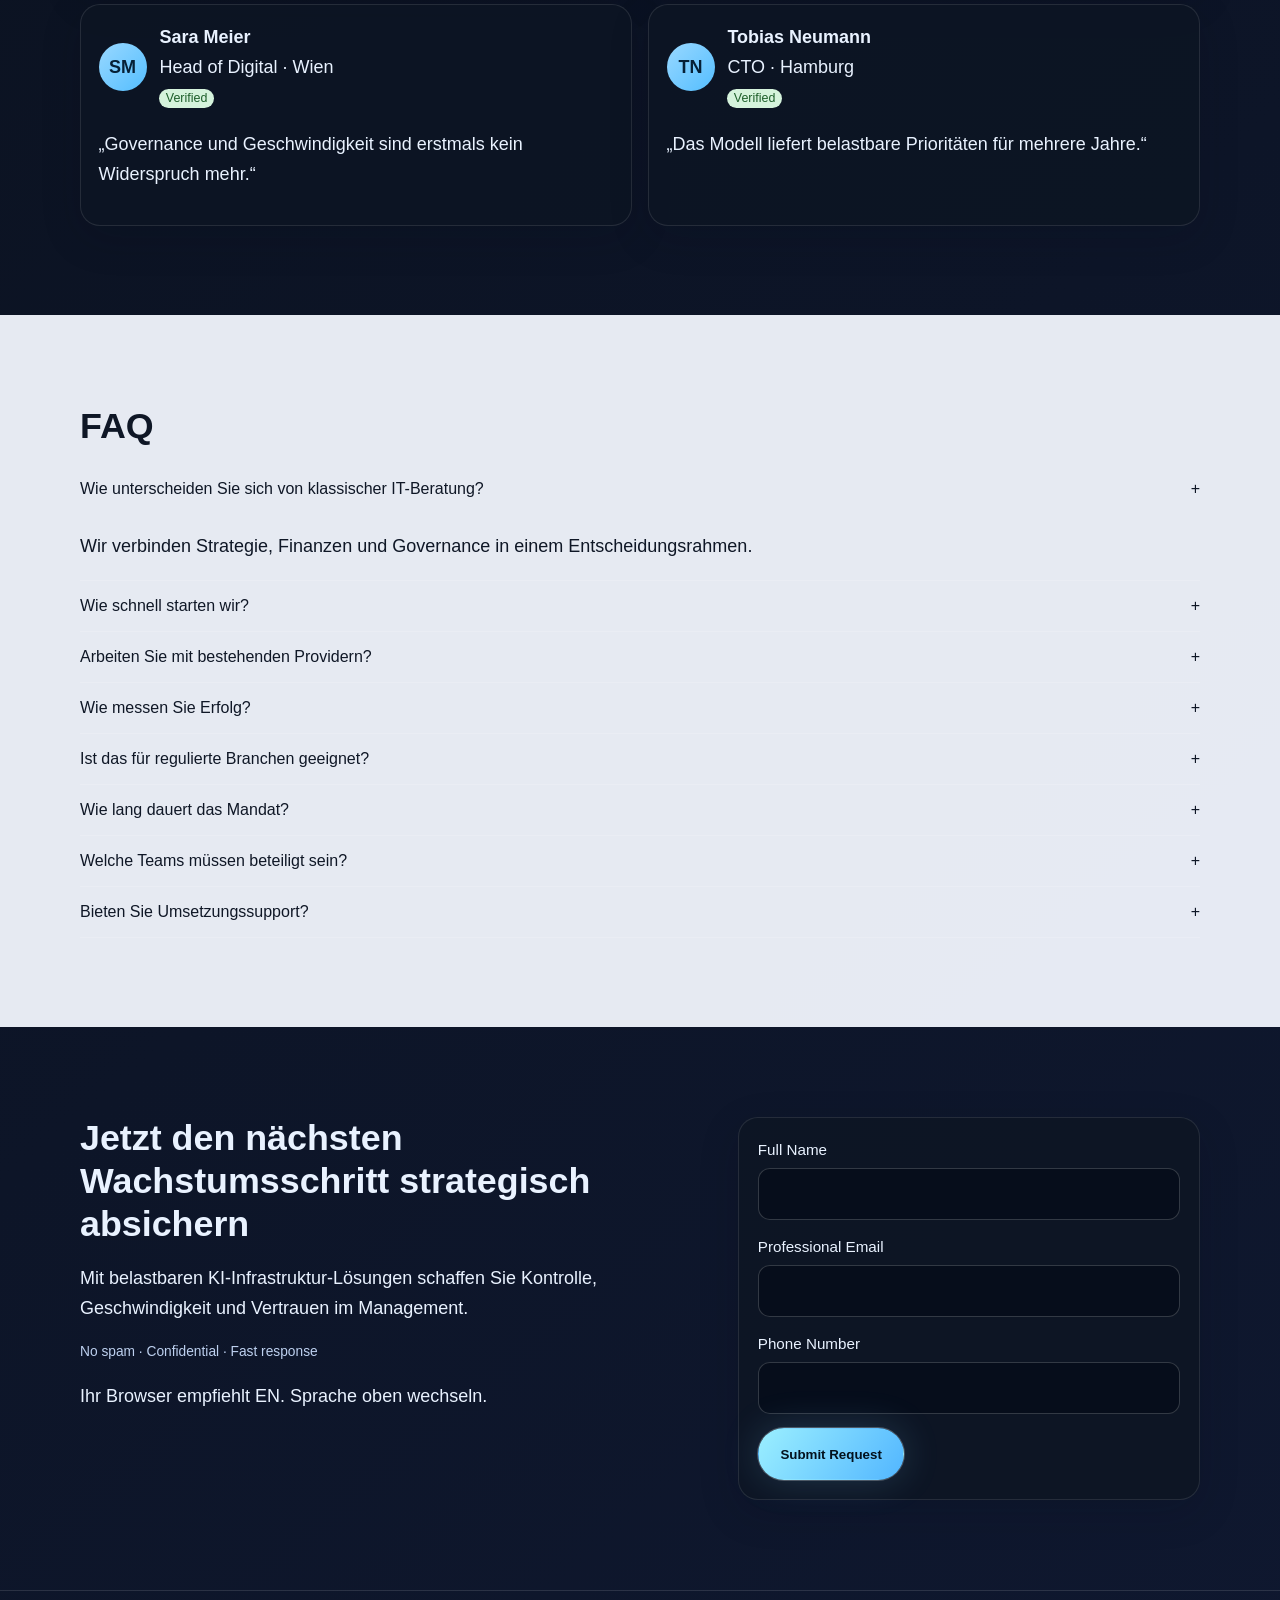
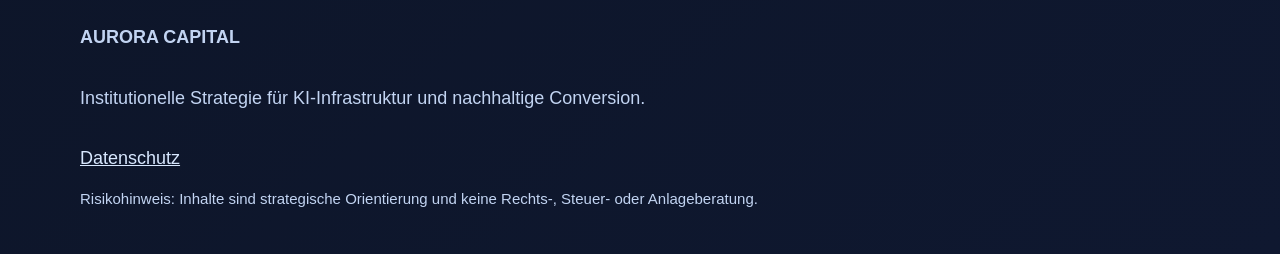
<file: de/index.html>
<!doctype html><html lang="de"><head>
<meta charset="utf-8" /><meta name="viewport" content="width=device-width, initial-scale=1" />
<title>Aurora Capital | KI-Infrastruktur-Strategie für institutionelles Wachstum</title>
<meta name="description" content="Aurora Capital entwickelt eine institutionelle KI-Infrastruktur-Strategie mit risikogesteuertem Modell, klaren KPIs und hoher Conversion-Qualität für Entscheider." />
<link rel="canonical" href="https://example.com/de/index.html" />
<link rel="alternate" hreflang="en" href="https://example.com/index.html" /><link rel="alternate" hreflang="de" href="https://example.com/de/index.html" /><link rel="alternate" hreflang="fr" href="https://example.com/fr/index.html" /><link rel="alternate" hreflang="es" href="https://example.com/es/index.html" /><link rel="alternate" hreflang="it" href="https://example.com/it/index.html" /><link rel="alternate" hreflang="x-default" href="https://example.com/index.html" />
<meta property="og:title" content="Aurora Capital — Institutionelle KI-Infrastruktur" /><meta property="og:description" content="Risikogesteuerte KI-Infrastruktur-Lösungen mit messbaren Nachfrage- und Governance-Ergebnissen." /><meta property="og:type" content="website" /><meta property="og:url" content="https://example.com/de/index.html" /><meta property="og:locale" content="de_DE" />
<meta name="twitter:card" content="summary_large_image" /><meta name="twitter:title" content="Aurora Capital | KI-Infrastruktur-Strategie" /><meta name="twitter:description" content="Langfristige Allokationslogik für Unternehmen mit hohem Anspruch an Kontrolle und Skalierung." />
<link rel="stylesheet" href="../assets/style.css" />
<script type="application/ld+json">{"@context":"https://schema.org","@graph":[{"@type":"Organization","name":"Aurora Capital","url":"https://example.com/","description":"Strategieberatung für KI-Infrastruktur und Governance."},{"@type":"WebSite","name":"Aurora Capital","url":"https://example.com/","inLanguage":"de"},{"@type":"FAQPage","mainEntity":[{"@type":"Question","name":"Welche Resultate liefert Ihre KI-Infrastruktur-Strategie?","acceptedAnswer":{"@type":"Answer","text":"Typisch sind höhere Conversion-Qualität, bessere Steuerbarkeit und geringere Umsetzungsrisiken."}},{"@type":"Question","name":"Arbeiten Sie mit regulierten Branchen?","acceptedAnswer":{"@type":"Answer","text":"Ja, wir verbinden Architekturentscheidungen mit regulatorischen Anforderungen."}}]}]}</script>
</head><body>
<header class="header"><div class="container nav-wrap"><a href="#home" class="brand">AURORA CAPITAL</a><nav class="nav-links" aria-label="Primär"><a href="#home">Home</a><a href="#strategy">Strategie</a><a href="#insights">Insights</a><a href="#metrics">Metriken</a><a href="#reviews">Reviews</a><a href="#faq">FAQ</a><a href="#contact">Kontakt</a></nav><div class="lang-switch" data-lang-switch><button class="btn btn-secondary lang-trigger" data-lang-trigger aria-expanded="false">🌐 DE</button><div class="lang-menu" data-lang-menu><a href="/index.html" data-lang-path="/index.html">🇬🇧 English</a><a href="/de/index.html" data-lang-path="/de/index.html">🇩🇪 Deutsch</a><a href="/fr/index.html" data-lang-path="/fr/index.html">🇫🇷 Français</a><a href="/es/index.html" data-lang-path="/es/index.html">🇪🇸 Español</a><a href="/it/index.html" data-lang-path="/it/index.html">🇮🇹 Italiano</a></div></div><a href="#contact" class="btn btn-primary desktop-cta">Strategiegespräch</a><button class="btn btn-secondary mobile-toggle" data-drawer-toggle aria-expanded="false">☰</button></div></header>
<div class="drawer-overlay" data-drawer-overlay></div><aside class="drawer" data-drawer><div class="drawer-head"><strong>Menü</strong><button class="btn btn-secondary" data-drawer-close>✕</button></div><nav><a href="#home">Home</a><a href="#strategy">Strategie</a><a href="#insights">Insights</a><a href="#metrics">Metriken</a><a href="#reviews">Reviews</a><a href="#faq">FAQ</a><a href="#contact">Kontakt</a></nav></aside>
<main>
<section class="section hero bg-mesh" id="home"><div class="container hero-grid"><div><span class="badge">C-Level Beratung für kontrollierte Skalierung</span><h1>KI-Infrastruktur-Strategie für nachhaltige Wertschöpfung im Unternehmen</h1><p>Unsere KI-Infrastruktur-Strategie verbindet Nachfragewachstum, Governance und Kapitaldisziplin in einem operativen Entscheidungsmodell.</p><p>Statt isolierter Tool-Entscheidungen entwickeln wir einen institutionellen Ansatz für KI-Infrastruktur mit klaren Verantwortlichkeiten und risikogesteuerter Roadmap.</p><p>So entsteht ein risk-managed AI infrastructure model, das technische Komplexität in belastbare Management-Logik übersetzt.</p><ul class="trust-bullets"><li>Vorstandsreife Priorisierung und Sequenzierung</li><li>Transparente KPI-Steuerung über Business und IT</li><li>Governance-Design für regulierte Umfelder</li><li>Umsetzungserfahrung aus Enterprise-Transformationen</li></ul></div><div class="card form-card reveal"><h2>Strategische Bewertung anfragen</h2><form data-lead-form><label>Full Name</label><input name="name" required /><label>Professional Email</label><input name="email" type="email" required /><label>Phone Number</label><input name="phone" required /><button class="btn btn-primary" type="submit">Submit Request</button><p class="form-footnote">No spam · Confidential · Fast response</p></form></div></div></section>
<section class="section" id="kpi-strip"><div class="container kpi-grid"><article class="card kpi-card reveal"><div class="kpi-number" data-counter="145">0</div><p class="kpi-note">Programme umgesetzt</p></article><article class="card kpi-card reveal"><div class="kpi-number" data-counter="41">0</div><p class="kpi-note">Ø qualifizierte Leads mehr (%)</p></article><article class="card kpi-card reveal"><div class="kpi-number" data-counter="94">0</div><p class="kpi-note">Reporting-Vertrauensindex</p></article><article class="card kpi-card reveal"><div class="kpi-number" data-counter="26">0</div><p class="kpi-note">Monate strategischer Horizont</p></article></div></section>
<section class="section light" id="market"><div class="container"><h2>Warum KI-Infrastruktur-Lösungen jetzt den Markt entscheiden</h2><p class="section-intro">Steigende Modellkosten und Regulierung erhöhen den Druck. Wer keine langfristige Allokationslogik etabliert, verliert Geschwindigkeit und Marge.</p><div class="icon-grid"><article class="card icon-card reveal"><h3>Kapitaleffizienz</h3><p>Investitionen werden entlang klarer Ergebnishebel priorisiert.</p></article><article class="card icon-card reveal"><h3>Regulatorische Reife</h3><p>Compliance wird als Designprinzip integriert statt nachträglich repariert.</p></article><article class="card icon-card reveal"><h3>Datenhoheit</h3><p>Vertrauenswürdige Datenflüsse sichern Skalierung und Qualität.</p></article><article class="card icon-card reveal"><h3>Führungstakt</h3><p>Gemeinsame Entscheidungslogik reduziert Abstimmungsverlust.</p></article></div></div></section>
<section class="section" id="strategy"><div class="container"><h2>Strategiemodell: vom Zielbild zur Umsetzung</h2><div class="stepper"><div class="step reveal"><div class="step-index">1</div><div><h3>Baseline</h3><p>Ausgaben, Risiken und Engpässe werden strukturiert erfasst.</p></div></div><div class="step reveal"><div class="step-index">2</div><div><h3>Szenarien</h3><p>Alternative Architekturen werden nach Resilienz und Wirtschaftlichkeit bewertet.</p></div></div><div class="step reveal"><div class="step-index">3</div><div><h3>Governance</h3><p>Rollen, Kontrollen und Eskalationen werden verbindlich definiert.</p></div></div><div class="step reveal"><div class="step-index">4</div><div><h3>Orchestrierung</h3><p>Quartalsziele und Trigger sichern messbare Umsetzung.</p></div></div></div></div></section>
<section class="section light" id="metrics"><div class="container metrics-grid"><div><h2>Live-Metriken für belastbare Entscheidungen</h2><p>Technische Reife wird direkt mit Pipeline- und Ergebniskennzahlen verbunden.</p><div class="counter" data-counter="71">0</div><p>Weniger doppelte Plattformkosten in 18 Monaten (Ø).</p></div><div class="bars"><div><div class="bar-label"><span>Readiness</span><span>91%</span></div><div class="bar-track"><div class="bar-fill" data-bar="91"></div></div></div><div><div class="bar-label"><span>Governance</span><span>87%</span></div><div class="bar-track"><div class="bar-fill" data-bar="87"></div></div></div><div><div class="bar-label"><span>Conversion-Qualität</span><span>83%</span></div><div class="bar-track"><div class="bar-fill" data-bar="83"></div></div></div></div></div></section>
<section class="section" id="insights"><div class="container"><h2>Insights für Entscheider</h2><div class="insights-grid"><article class="card insight-card reveal"><h3>Capex-Rhythmus</h3><p>Investitionen ohne Innovationsstau staffeln.</p></article><article class="card insight-card reveal"><h3>Vendor-Risiko</h3><p>Abhängigkeiten erkennen und aktiv steuern.</p></article><article class="card insight-card reveal"><h3>Kostenprognose</h3><p>Inference-Drift frühzeitig in den Griff bekommen.</p></article><article class="card insight-card reveal"><h3>Operating Model</h3><p>Klare Entscheidungsrechte statt Reibungsverlust.</p></article></div></div></section>
<section class="section light" id="governance"><div class="container metrics-grid"><div><h2>Risk & Governance</h2><ul class="checklist"><li>Risikoklassifizierung und Eskalationspfade</li><li>Datenherkunft und Aufbewahrungskontrollen</li><li>Prüfung externer Anbieter und Verträge</li><li>Reporting für Aufsichtsgremien</li></ul></div><div><h3>Trust Badges</h3><div class="trust-badges"><span class="trust-badge">Audit-ready</span><span class="trust-badge">ISO-orientiert</span><span class="trust-badge">Legal geprüft</span><span class="trust-badge">Risikogesteuert</span></div></div></div></section>
<section class="section" id="reviews"><div class="container"><h2>Stimmen aus dem Markt</h2><div class="review-grid"><article class="card review-card"><div class="review-head"><div class="initials">LK</div><div><strong>Lena Koch</strong><div>COO · Berlin</div><span class="verified">Verified</span></div></div><p>„Eine klare KI-Infrastruktur-Strategie statt vieler Einzelprojekte.“</p></article><article class="card review-card"><div class="review-head"><div class="initials">DB</div><div><strong>David Braun</strong><div>CFO · Zürich</div><span class="verified">Verified</span></div></div><p>„Die institutionelle Methodik hat unsere Entscheidungsqualität spürbar erhöht.“</p></article><article class="card review-card"><div class="review-head"><div class="initials">SM</div><div><strong>Sara Meier</strong><div>Head of Digital · Wien</div><span class="verified">Verified</span></div></div><p>„Governance und Geschwindigkeit sind erstmals kein Widerspruch mehr.“</p></article><article class="card review-card"><div class="review-head"><div class="initials">TN</div><div><strong>Tobias Neumann</strong><div>CTO · Hamburg</div><span class="verified">Verified</span></div></div><p>„Das Modell liefert belastbare Prioritäten für mehrere Jahre.“</p></article></div></div></section>
<section class="section light" id="faq"><div class="container"><h2>FAQ</h2>
<div class="faq-item open"><button class="faq-trigger" aria-expanded="true">Wie unterscheiden Sie sich von klassischer IT-Beratung?<span>+</span></button><div class="faq-content"><p>Wir verbinden Strategie, Finanzen und Governance in einem Entscheidungsrahmen.</p></div></div>
<div class="faq-item"><button class="faq-trigger" aria-expanded="false">Wie schnell starten wir?<span>+</span></button><div class="faq-content"><p>In der Regel innerhalb weniger Tage mit einem Discovery-Workshop.</p></div></div>
<div class="faq-item"><button class="faq-trigger" aria-expanded="false">Arbeiten Sie mit bestehenden Providern?<span>+</span></button><div class="faq-content"><p>Ja, Optimierung vor Neuaufbau ist unser Standard.</p></div></div>
<div class="faq-item"><button class="faq-trigger" aria-expanded="false">Wie messen Sie Erfolg?<span>+</span></button><div class="faq-content"><p>Über Lead-Qualität, operative Effizienz und Steuerbarkeit im Reporting.</p></div></div>
<div class="faq-item"><button class="faq-trigger" aria-expanded="false">Ist das für regulierte Branchen geeignet?<span>+</span></button><div class="faq-content"><p>Ja, inklusive Audit- und Nachweispflichten.</p></div></div>
<div class="faq-item"><button class="faq-trigger" aria-expanded="false">Wie lang dauert das Mandat?<span>+</span></button><div class="faq-content"><p>Typisch 8 bis 14 Wochen plus optionale Begleitung.</p></div></div>
<div class="faq-item"><button class="faq-trigger" aria-expanded="false">Welche Teams müssen beteiligt sein?<span>+</span></button><div class="faq-content"><p>Mindestens Sponsor, Finance und IT/Security.</p></div></div>
<div class="faq-item"><button class="faq-trigger" aria-expanded="false">Bieten Sie Umsetzungssupport?<span>+</span></button><div class="faq-content"><p>Ja, inklusive PMO- und Governance-Reviews.</p></div></div>
</div></section>
<section class="section" id="contact"><div class="container hero-grid"><div><h2>Jetzt den nächsten Wachstumsschritt strategisch absichern</h2><p>Mit belastbaren KI-Infrastruktur-Lösungen schaffen Sie Kontrolle, Geschwindigkeit und Vertrauen im Management.</p><p class="form-footnote">No spam · Confidential · Fast response</p><p id="langSuggest" data-lang-suggest data-template="Ihr Browser empfiehlt {lang}. Sprache oben wechseln." hidden></p></div><div class="card form-card"><form data-lead-form><label>Full Name</label><input name="name" required /><label>Professional Email</label><input name="email" type="email" required /><label>Phone Number</label><input name="phone" required /><button class="btn btn-primary" type="submit">Submit Request</button></form></div></div></section>
</main>
<footer class="footer"><div class="container footer-grid"><strong>AURORA CAPITAL</strong><p>Institutionelle Strategie für KI-Infrastruktur und nachhaltige Conversion.</p><a href="#" data-modal-open aria-expanded="false">Datenschutz</a><small>Risikohinweis: Inhalte sind strategische Orientierung und keine Rechts-, Steuer- oder Anlageberatung.</small></div></footer>
<div class="modal-overlay" data-modal-overlay><div class="modal" data-modal role="dialog" aria-modal="true"><button class="btn btn-secondary" data-modal-close>✕</button><h3>Datenschutzerklärung</h3><p><strong>Datenerhebung:</strong> Wir verarbeiten Kontaktdaten, Formularangaben und technische Nutzungsdaten.</p><p><strong>Rechtsgrundlage:</strong> Einwilligung, berechtigtes Interesse und vertragliche Erforderlichkeit.</p><p><strong>Cookies:</strong> Erforderliche Cookies für Funktionalität und Consent-Verwaltung.</p><p><strong>Speicherdauer:</strong> Gemäß Compliance- und Aufbewahrungspflichten, danach Löschung/Anonymisierung.</p><p><strong>Drittanbieter:</strong> CRM-, Analyse- und Infrastrukturpartner unter vertraglichen Schutzmaßnahmen.</p><p><strong>Sicherheit:</strong> Verschlüsselung, Zugriffskontrollen und Monitoring.</p><p><strong>Betroffenenrechte:</strong> Auskunft, Berichtigung, Löschung, Portabilität, Widerspruch.</p><p><strong>Internationale Übermittlungen:</strong> Mit Standardvertragsklauseln und gleichwertigen Garantien.</p><p><strong>Branchenspezifische Risikohinweise:</strong> KI-Strategie beinhaltet operative und regulatorische Risiken, die intern zu prüfen sind.</p><div class="modal-actions"><button class="btn btn-primary" data-modal-close>Schließen</button></div></div></div>
<div class="toast" data-toast data-message="Vielen Dank. Ihre Anfrage wurde übermittelt."></div>
<script defer src="../assets/app.js"></script></body></html>
</file>
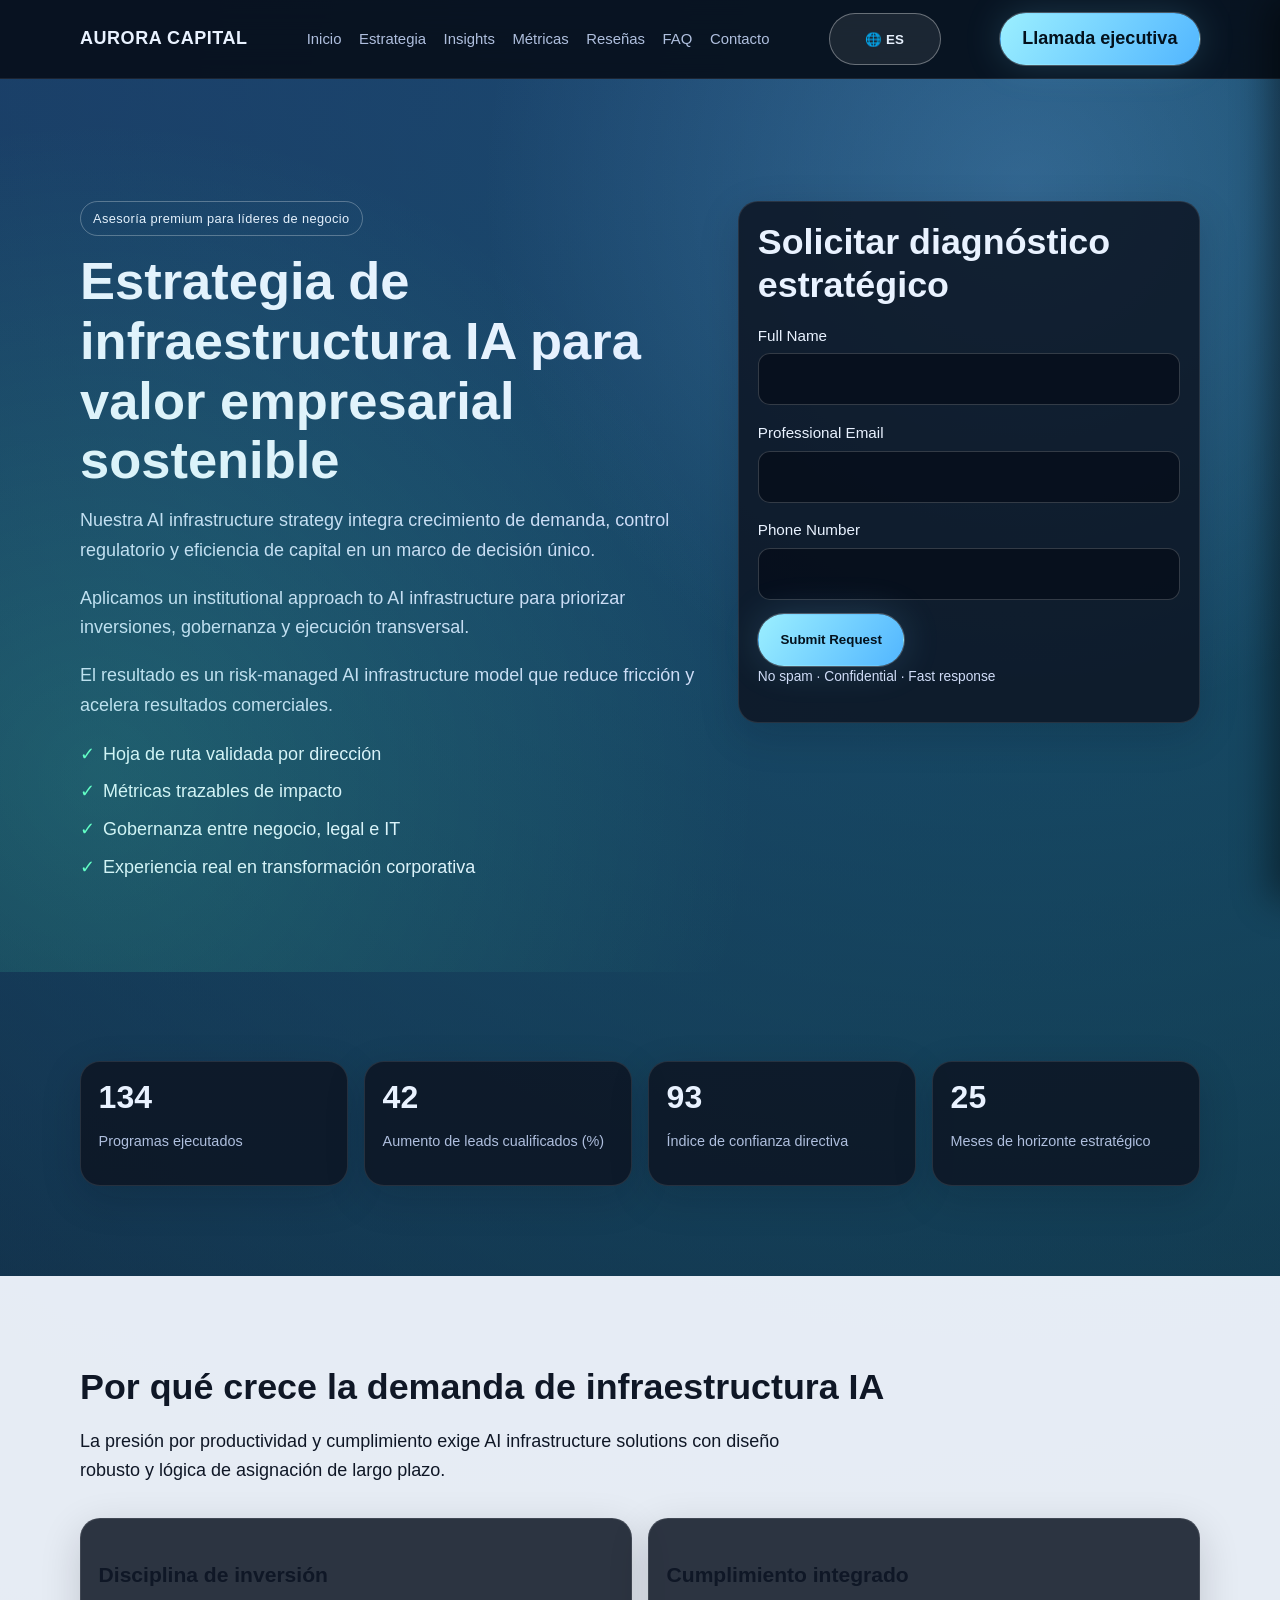
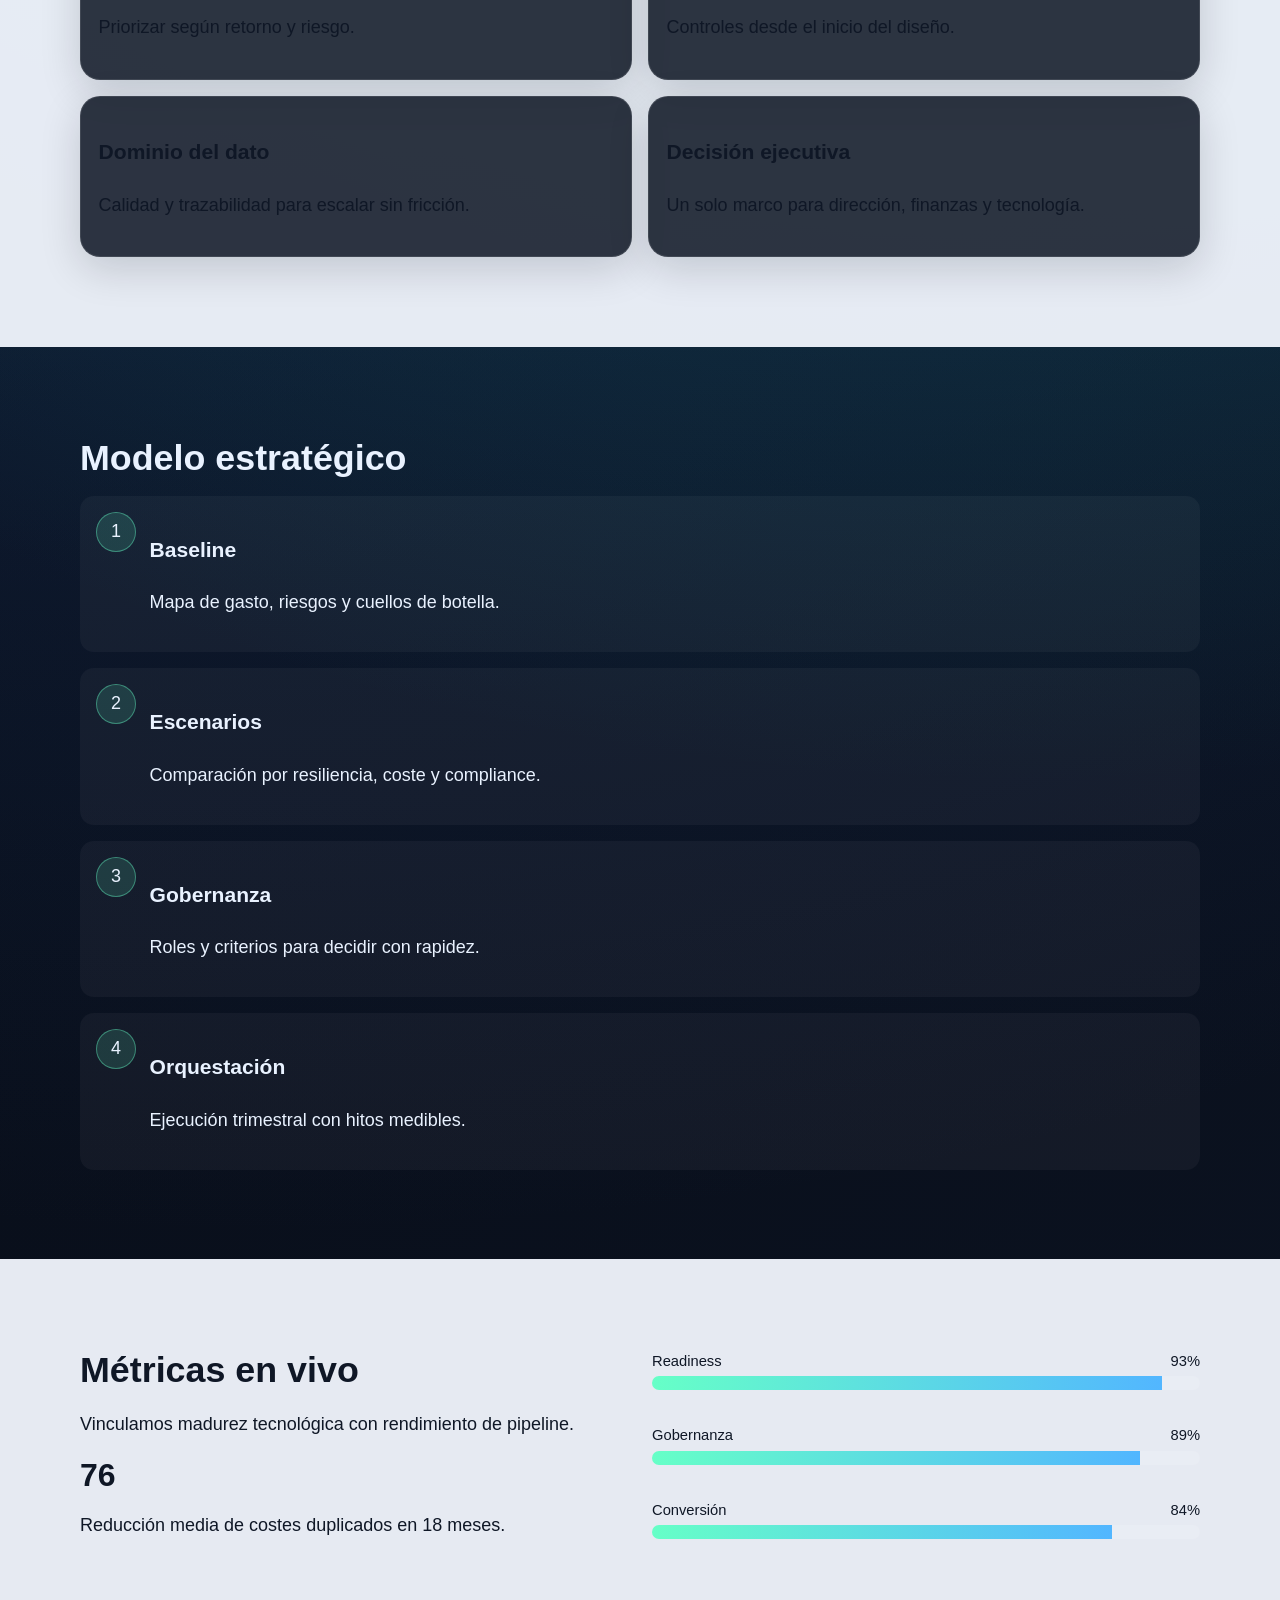
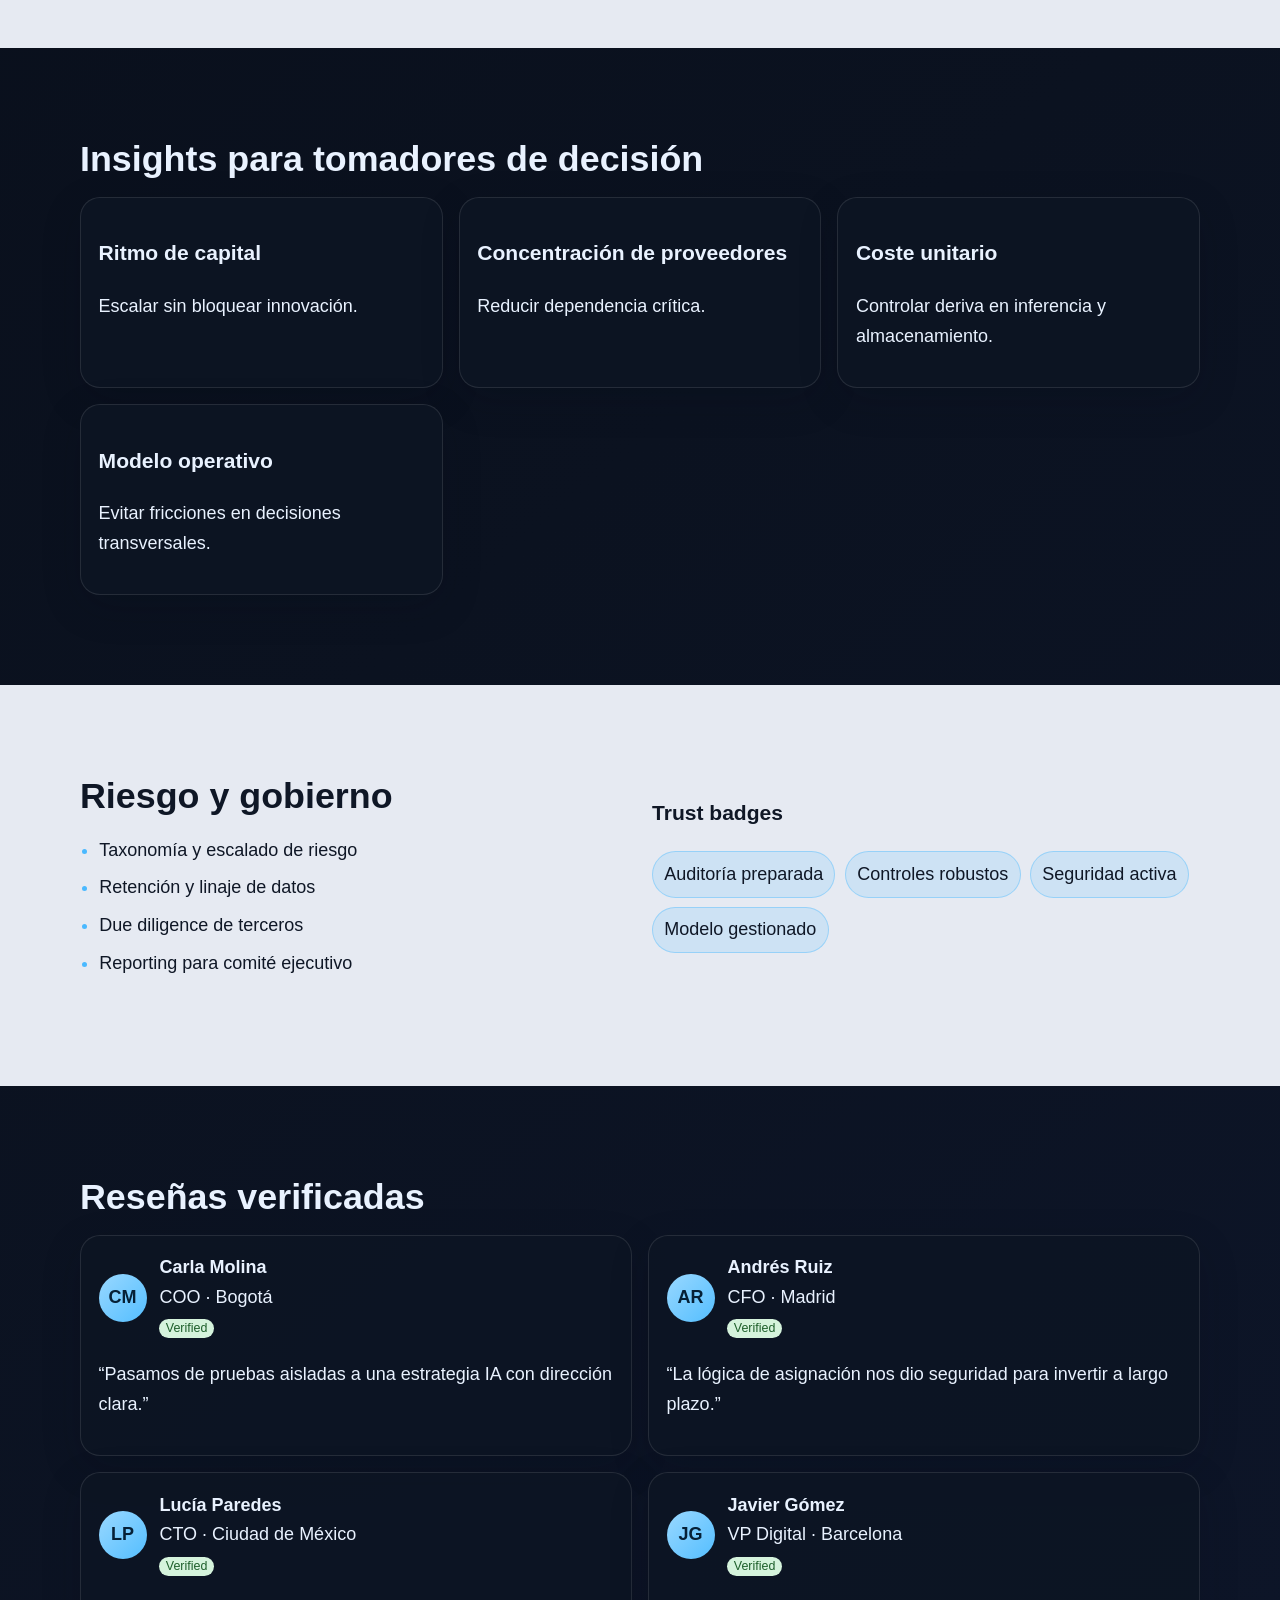
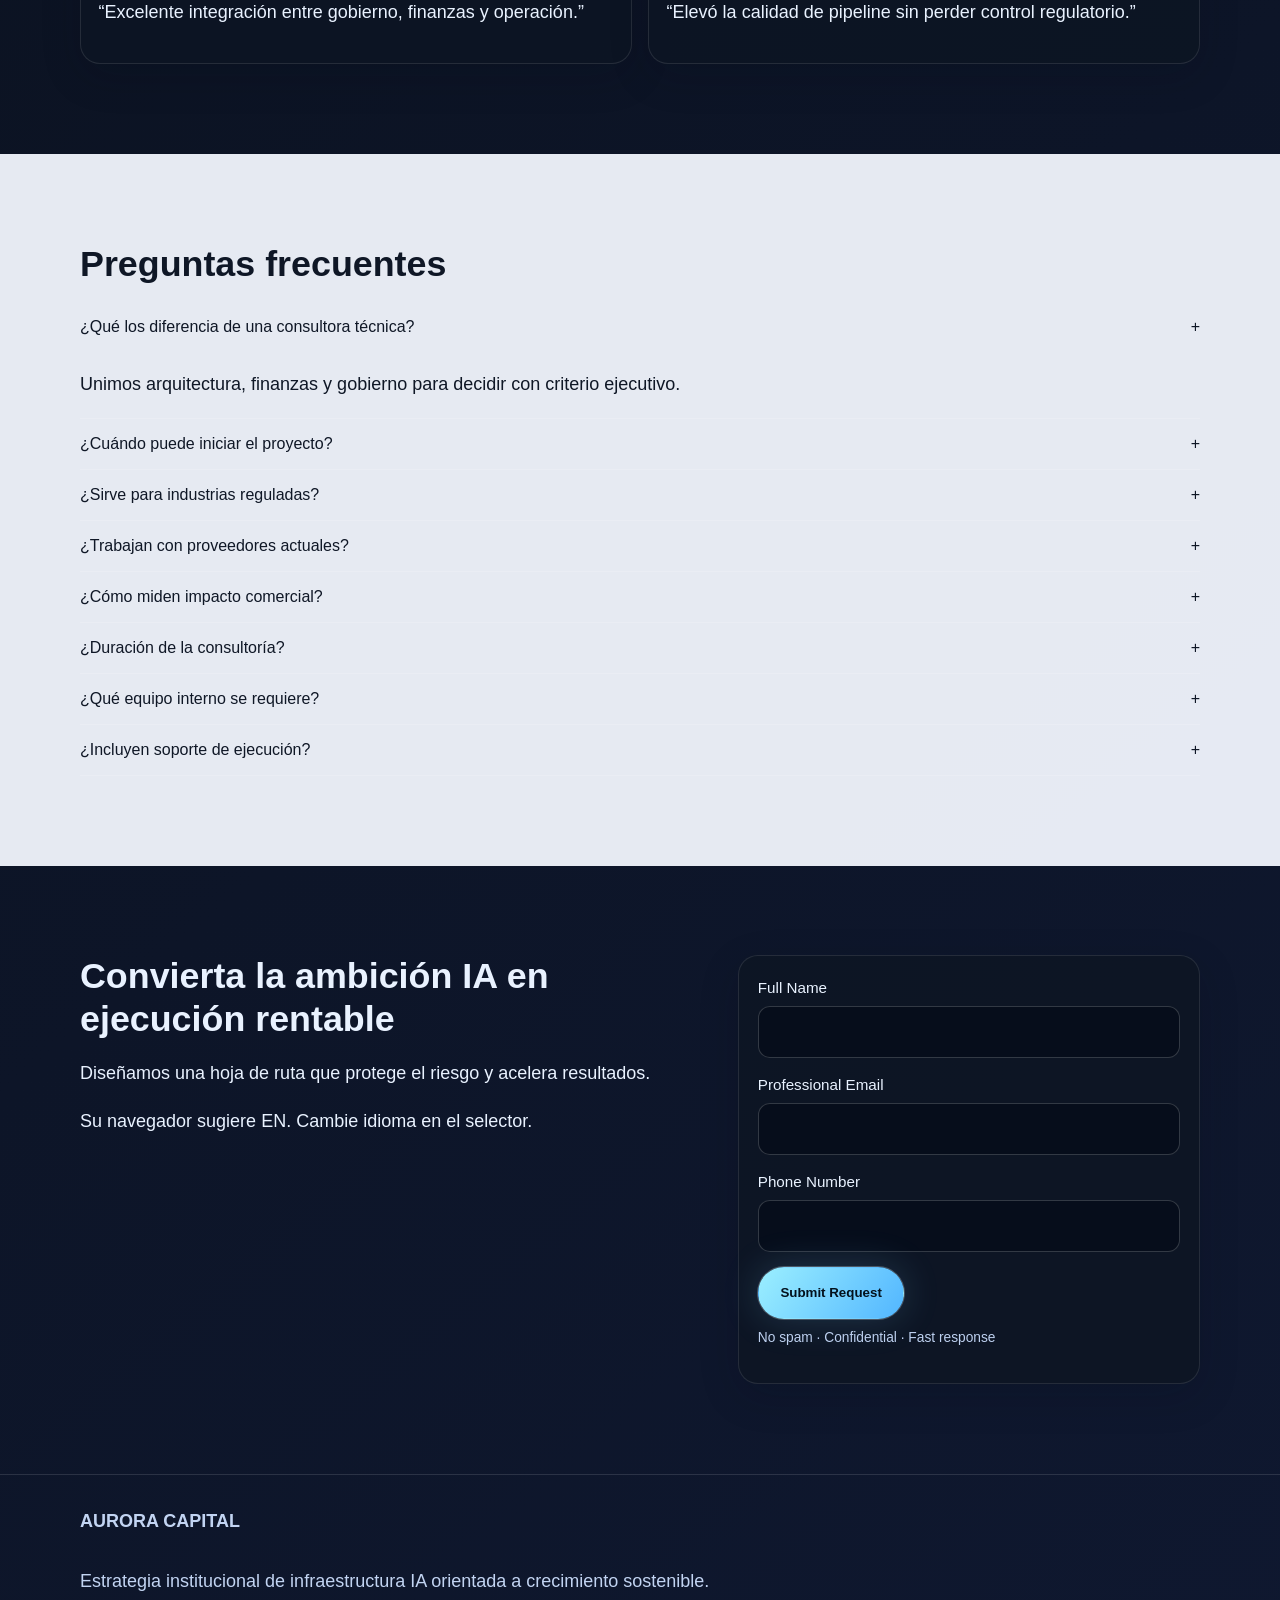
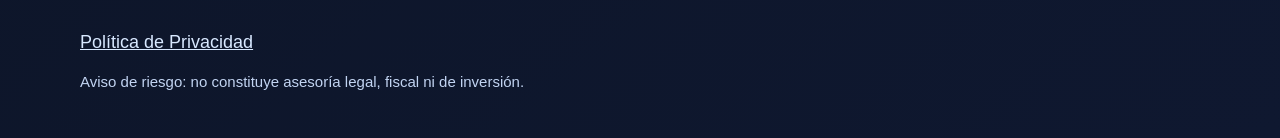
<file: es/index.html>
<!doctype html><html lang="es"><head><meta charset="utf-8" /><meta name="viewport" content="width=device-width, initial-scale=1" />
<title>Aurora Capital | Estrategia de infraestructura IA para crecimiento institucional</title>
<meta name="description" content="Landing premium de Aurora Capital con estrategia de infraestructura IA, enfoque institucional, modelo de riesgo controlado y alto rendimiento comercial." />
<link rel="canonical" href="https://example.com/es/index.html" />
<link rel="alternate" hreflang="en" href="https://example.com/index.html" /><link rel="alternate" hreflang="de" href="https://example.com/de/index.html" /><link rel="alternate" hreflang="fr" href="https://example.com/fr/index.html" /><link rel="alternate" hreflang="es" href="https://example.com/es/index.html" /><link rel="alternate" hreflang="it" href="https://example.com/it/index.html" /><link rel="alternate" hreflang="x-default" href="https://example.com/index.html" />
<meta property="og:title" content="Aurora Capital — Estrategia IA institucional" /><meta property="og:description" content="Soluciones de infraestructura IA con métricas en vivo, gobernanza y foco en conversión." /><meta property="og:type" content="website" /><meta property="og:url" content="https://example.com/es/index.html" /><meta property="og:locale" content="es_ES" />
<meta name="twitter:card" content="summary_large_image" /><meta name="twitter:title" content="Aurora Capital | Infraestructura IA" /><meta name="twitter:description" content="Modelo de asignación de largo plazo y ejecución con riesgo gestionado para empresas." />
<link rel="stylesheet" href="../assets/style.css" /><script type="application/ld+json">{"@context":"https://schema.org","@graph":[{"@type":"Organization","name":"Aurora Capital","url":"https://example.com/"},{"@type":"WebSite","name":"Aurora Capital","url":"https://example.com/","inLanguage":"es"},{"@type":"FAQPage","mainEntity":[{"@type":"Question","name":"¿Qué resultados ofrece su estrategia?","acceptedAnswer":{"@type":"Answer","text":"Mayor calidad de leads, mejor control operativo y decisiones de inversión más sólidas."}}]}]}</script></head><body>
<header class="header"><div class="container nav-wrap"><a href="#home" class="brand">AURORA CAPITAL</a><nav class="nav-links"><a href="#home">Inicio</a><a href="#strategy">Estrategia</a><a href="#insights">Insights</a><a href="#metrics">Métricas</a><a href="#reviews">Reseñas</a><a href="#faq">FAQ</a><a href="#contact">Contacto</a></nav><div class="lang-switch" data-lang-switch><button class="btn btn-secondary lang-trigger" data-lang-trigger aria-expanded="false">🌐 ES</button><div class="lang-menu" data-lang-menu><a href="/index.html" data-lang-path="/index.html">🇬🇧 English</a><a href="/de/index.html" data-lang-path="/de/index.html">🇩🇪 Deutsch</a><a href="/fr/index.html" data-lang-path="/fr/index.html">🇫🇷 Français</a><a href="/es/index.html" data-lang-path="/es/index.html">🇪🇸 Español</a><a href="/it/index.html" data-lang-path="/it/index.html">🇮🇹 Italiano</a></div></div><a href="#contact" class="btn btn-primary desktop-cta">Llamada ejecutiva</a><button class="btn btn-secondary mobile-toggle" data-drawer-toggle>☰</button></div></header>
<div class="drawer-overlay" data-drawer-overlay></div><aside class="drawer" data-drawer><div class="drawer-head"><strong>Menú</strong><button class="btn btn-secondary" data-drawer-close>✕</button></div><nav><a href="#home">Inicio</a><a href="#strategy">Estrategia</a><a href="#insights">Insights</a><a href="#metrics">Métricas</a><a href="#reviews">Reseñas</a><a href="#faq">FAQ</a><a href="#contact">Contacto</a></nav><div class="lang-switch" data-lang-switch><button class="btn btn-secondary lang-trigger" data-lang-trigger aria-expanded="false">🌐 ES</button><div class="lang-menu" data-lang-menu><a href="/index.html" data-lang-path="/index.html">🇬🇧 English</a><a href="/de/index.html" data-lang-path="/de/index.html">🇩🇪 Deutsch</a><a href="/fr/index.html" data-lang-path="/fr/index.html">🇫🇷 Français</a><a href="/es/index.html" data-lang-path="/es/index.html">🇪🇸 Español</a><a href="/it/index.html" data-lang-path="/it/index.html">🇮🇹 Italiano</a></div></div></aside>
<main><section class="section hero bg-mesh" id="home"><div class="container hero-grid"><div><span class="badge">Asesoría premium para líderes de negocio</span><h1>Estrategia de infraestructura IA para valor empresarial sostenible</h1><p>Nuestra AI infrastructure strategy integra crecimiento de demanda, control regulatorio y eficiencia de capital en un marco de decisión único.</p><p>Aplicamos un institutional approach to AI infrastructure para priorizar inversiones, gobernanza y ejecución transversal.</p><p>El resultado es un risk-managed AI infrastructure model que reduce fricción y acelera resultados comerciales.</p><ul class="trust-bullets"><li>Hoja de ruta validada por dirección</li><li>Métricas trazables de impacto</li><li>Gobernanza entre negocio, legal e IT</li><li>Experiencia real en transformación corporativa</li></ul></div><div class="card form-card reveal"><h2>Solicitar diagnóstico estratégico</h2><form data-lead-form><label>Full Name</label><input name="name" required /><label>Professional Email</label><input name="email" type="email" required /><label>Phone Number</label><input name="phone" required /><button class="btn btn-primary" type="submit">Submit Request</button><p class="form-footnote">No spam · Confidential · Fast response</p></form></div></div></section>
<section class="section" id="kpi-strip"><div class="container kpi-grid"><article class="card kpi-card reveal"><div class="kpi-number" data-counter="134">0</div><p class="kpi-note">Programas ejecutados</p></article><article class="card kpi-card reveal"><div class="kpi-number" data-counter="42">0</div><p class="kpi-note">Aumento de leads cualificados (%)</p></article><article class="card kpi-card reveal"><div class="kpi-number" data-counter="93">0</div><p class="kpi-note">Índice de confianza directiva</p></article><article class="card kpi-card reveal"><div class="kpi-number" data-counter="25">0</div><p class="kpi-note">Meses de horizonte estratégico</p></article></div></section>
<section class="section light" id="market"><div class="container"><h2>Por qué crece la demanda de infraestructura IA</h2><p class="section-intro">La presión por productividad y cumplimiento exige AI infrastructure solutions con diseño robusto y lógica de asignación de largo plazo.</p><div class="icon-grid"><article class="card icon-card reveal"><h3>Disciplina de inversión</h3><p>Priorizar según retorno y riesgo.</p></article><article class="card icon-card reveal"><h3>Cumplimiento integrado</h3><p>Controles desde el inicio del diseño.</p></article><article class="card icon-card reveal"><h3>Dominio del dato</h3><p>Calidad y trazabilidad para escalar sin fricción.</p></article><article class="card icon-card reveal"><h3>Decisión ejecutiva</h3><p>Un solo marco para dirección, finanzas y tecnología.</p></article></div></div></section>
<section class="section" id="strategy"><div class="container"><h2>Modelo estratégico</h2><div class="stepper"><div class="step reveal"><div class="step-index">1</div><div><h3>Baseline</h3><p>Mapa de gasto, riesgos y cuellos de botella.</p></div></div><div class="step reveal"><div class="step-index">2</div><div><h3>Escenarios</h3><p>Comparación por resiliencia, coste y compliance.</p></div></div><div class="step reveal"><div class="step-index">3</div><div><h3>Gobernanza</h3><p>Roles y criterios para decidir con rapidez.</p></div></div><div class="step reveal"><div class="step-index">4</div><div><h3>Orquestación</h3><p>Ejecución trimestral con hitos medibles.</p></div></div></div></div></section>
<section class="section light" id="metrics"><div class="container metrics-grid"><div><h2>Métricas en vivo</h2><p>Vinculamos madurez tecnológica con rendimiento de pipeline.</p><div class="counter" data-counter="76">0</div><p>Reducción media de costes duplicados en 18 meses.</p></div><div class="bars"><div><div class="bar-label"><span>Readiness</span><span>93%</span></div><div class="bar-track"><div class="bar-fill" data-bar="93"></div></div></div><div><div class="bar-label"><span>Gobernanza</span><span>89%</span></div><div class="bar-track"><div class="bar-fill" data-bar="89"></div></div></div><div><div class="bar-label"><span>Conversión</span><span>84%</span></div><div class="bar-track"><div class="bar-fill" data-bar="84"></div></div></div></div></div></section>
<section class="section" id="insights"><div class="container"><h2>Insights para tomadores de decisión</h2><div class="insights-grid"><article class="card insight-card reveal"><h3>Ritmo de capital</h3><p>Escalar sin bloquear innovación.</p></article><article class="card insight-card reveal"><h3>Concentración de proveedores</h3><p>Reducir dependencia crítica.</p></article><article class="card insight-card reveal"><h3>Coste unitario</h3><p>Controlar deriva en inferencia y almacenamiento.</p></article><article class="card insight-card reveal"><h3>Modelo operativo</h3><p>Evitar fricciones en decisiones transversales.</p></article></div></div></section>
<section class="section light" id="governance"><div class="container metrics-grid"><div><h2>Riesgo y gobierno</h2><ul class="checklist"><li>Taxonomía y escalado de riesgo</li><li>Retención y linaje de datos</li><li>Due diligence de terceros</li><li>Reporting para comité ejecutivo</li></ul></div><div><h3>Trust badges</h3><div class="trust-badges"><span class="trust-badge">Auditoría preparada</span><span class="trust-badge">Controles robustos</span><span class="trust-badge">Seguridad activa</span><span class="trust-badge">Modelo gestionado</span></div></div></div></section>
<section class="section" id="reviews"><div class="container"><h2>Reseñas verificadas</h2><div class="review-grid"><article class="card review-card"><div class="review-head"><div class="initials">CM</div><div><strong>Carla Molina</strong><div>COO · Bogotá</div><span class="verified">Verified</span></div></div><p>“Pasamos de pruebas aisladas a una estrategia IA con dirección clara.”</p></article><article class="card review-card"><div class="review-head"><div class="initials">AR</div><div><strong>Andrés Ruiz</strong><div>CFO · Madrid</div><span class="verified">Verified</span></div></div><p>“La lógica de asignación nos dio seguridad para invertir a largo plazo.”</p></article><article class="card review-card"><div class="review-head"><div class="initials">LP</div><div><strong>Lucía Paredes</strong><div>CTO · Ciudad de México</div><span class="verified">Verified</span></div></div><p>“Excelente integración entre gobierno, finanzas y operación.”</p></article><article class="card review-card"><div class="review-head"><div class="initials">JG</div><div><strong>Javier Gómez</strong><div>VP Digital · Barcelona</div><span class="verified">Verified</span></div></div><p>“Elevó la calidad de pipeline sin perder control regulatorio.”</p></article></div></div></section>
<section class="section light" id="faq"><div class="container"><h2>Preguntas frecuentes</h2><div class="faq-item open"><button class="faq-trigger" aria-expanded="true">¿Qué los diferencia de una consultora técnica?<span>+</span></button><div class="faq-content"><p>Unimos arquitectura, finanzas y gobierno para decidir con criterio ejecutivo.</p></div></div><div class="faq-item"><button class="faq-trigger" aria-expanded="false">¿Cuándo puede iniciar el proyecto?<span>+</span></button><div class="faq-content"><p>Normalmente en pocos días tras la reunión inicial.</p></div></div><div class="faq-item"><button class="faq-trigger" aria-expanded="false">¿Sirve para industrias reguladas?<span>+</span></button><div class="faq-content"><p>Sí, con enfoque en trazabilidad y auditoría.</p></div></div><div class="faq-item"><button class="faq-trigger" aria-expanded="false">¿Trabajan con proveedores actuales?<span>+</span></button><div class="faq-content"><p>Sí, optimizamos primero la base instalada.</p></div></div><div class="faq-item"><button class="faq-trigger" aria-expanded="false">¿Cómo miden impacto comercial?<span>+</span></button><div class="faq-content"><p>Conversión, velocidad de pipeline y eficiencia operativa.</p></div></div><div class="faq-item"><button class="faq-trigger" aria-expanded="false">¿Duración de la consultoría?<span>+</span></button><div class="faq-content"><p>Entre 8 y 14 semanas en fase estratégica.</p></div></div><div class="faq-item"><button class="faq-trigger" aria-expanded="false">¿Qué equipo interno se requiere?<span>+</span></button><div class="faq-content"><p>Patrocinador ejecutivo, finanzas e IT/seguridad.</p></div></div><div class="faq-item"><button class="faq-trigger" aria-expanded="false">¿Incluyen soporte de ejecución?<span>+</span></button><div class="faq-content"><p>Sí, mediante revisiones y PMO estratégico.</p></div></div></div></section>
<section class="section" id="contact"><div class="container hero-grid"><div><h2>Convierta la ambición IA en ejecución rentable</h2><p>Diseñamos una hoja de ruta que protege el riesgo y acelera resultados.</p><p id="langSuggest" data-lang-suggest data-template="Su navegador sugiere {lang}. Cambie idioma en el selector." hidden></p></div><div class="card form-card"><form data-lead-form><label>Full Name</label><input name="name" required /><label>Professional Email</label><input name="email" type="email" required /><label>Phone Number</label><input name="phone" required /><button class="btn btn-primary" type="submit">Submit Request</button><p class="form-footnote">No spam · Confidential · Fast response</p></form></div></div></section></main>
<footer class="footer"><div class="container footer-grid"><strong>AURORA CAPITAL</strong><p>Estrategia institucional de infraestructura IA orientada a crecimiento sostenible.</p><a href="#" data-modal-open aria-expanded="false">Política de Privacidad</a><small>Aviso de riesgo: no constituye asesoría legal, fiscal ni de inversión.</small></div></footer>
<div class="modal-overlay" data-modal-overlay><div class="modal" data-modal role="dialog" aria-modal="true"><button class="btn btn-secondary" data-modal-close>✕</button><h3>Política de Privacidad</h3><p><strong>Recogida de datos:</strong> contacto, formularios y registros de uso.</p><p><strong>Base legal:</strong> consentimiento, interés legítimo y necesidad contractual.</p><p><strong>Cookies:</strong> esenciales para funcionamiento y consentimiento.</p><p><strong>Retención:</strong> según obligaciones de cumplimiento, luego supresión/anónimo.</p><p><strong>Terceros:</strong> CRM, analítica e infraestructura bajo cláusulas de protección.</p><p><strong>Seguridad:</strong> cifrado, control de acceso y monitorización.</p><p><strong>Derechos:</strong> acceso, rectificación, eliminación, portabilidad y oposición.</p><p><strong>Transferencias internacionales:</strong> con garantías contractuales adecuadas.</p><p><strong>Riesgo sectorial:</strong> toda estrategia IA implica riesgos operativos y regulatorios.</p><div class="modal-actions"><button class="btn btn-primary" data-modal-close>Cerrar</button></div></div></div>
<div class="toast" data-toast data-message="Gracias. Hemos recibido su solicitud."></div><script defer src="../assets/app.js"></script></body></html>
</file>
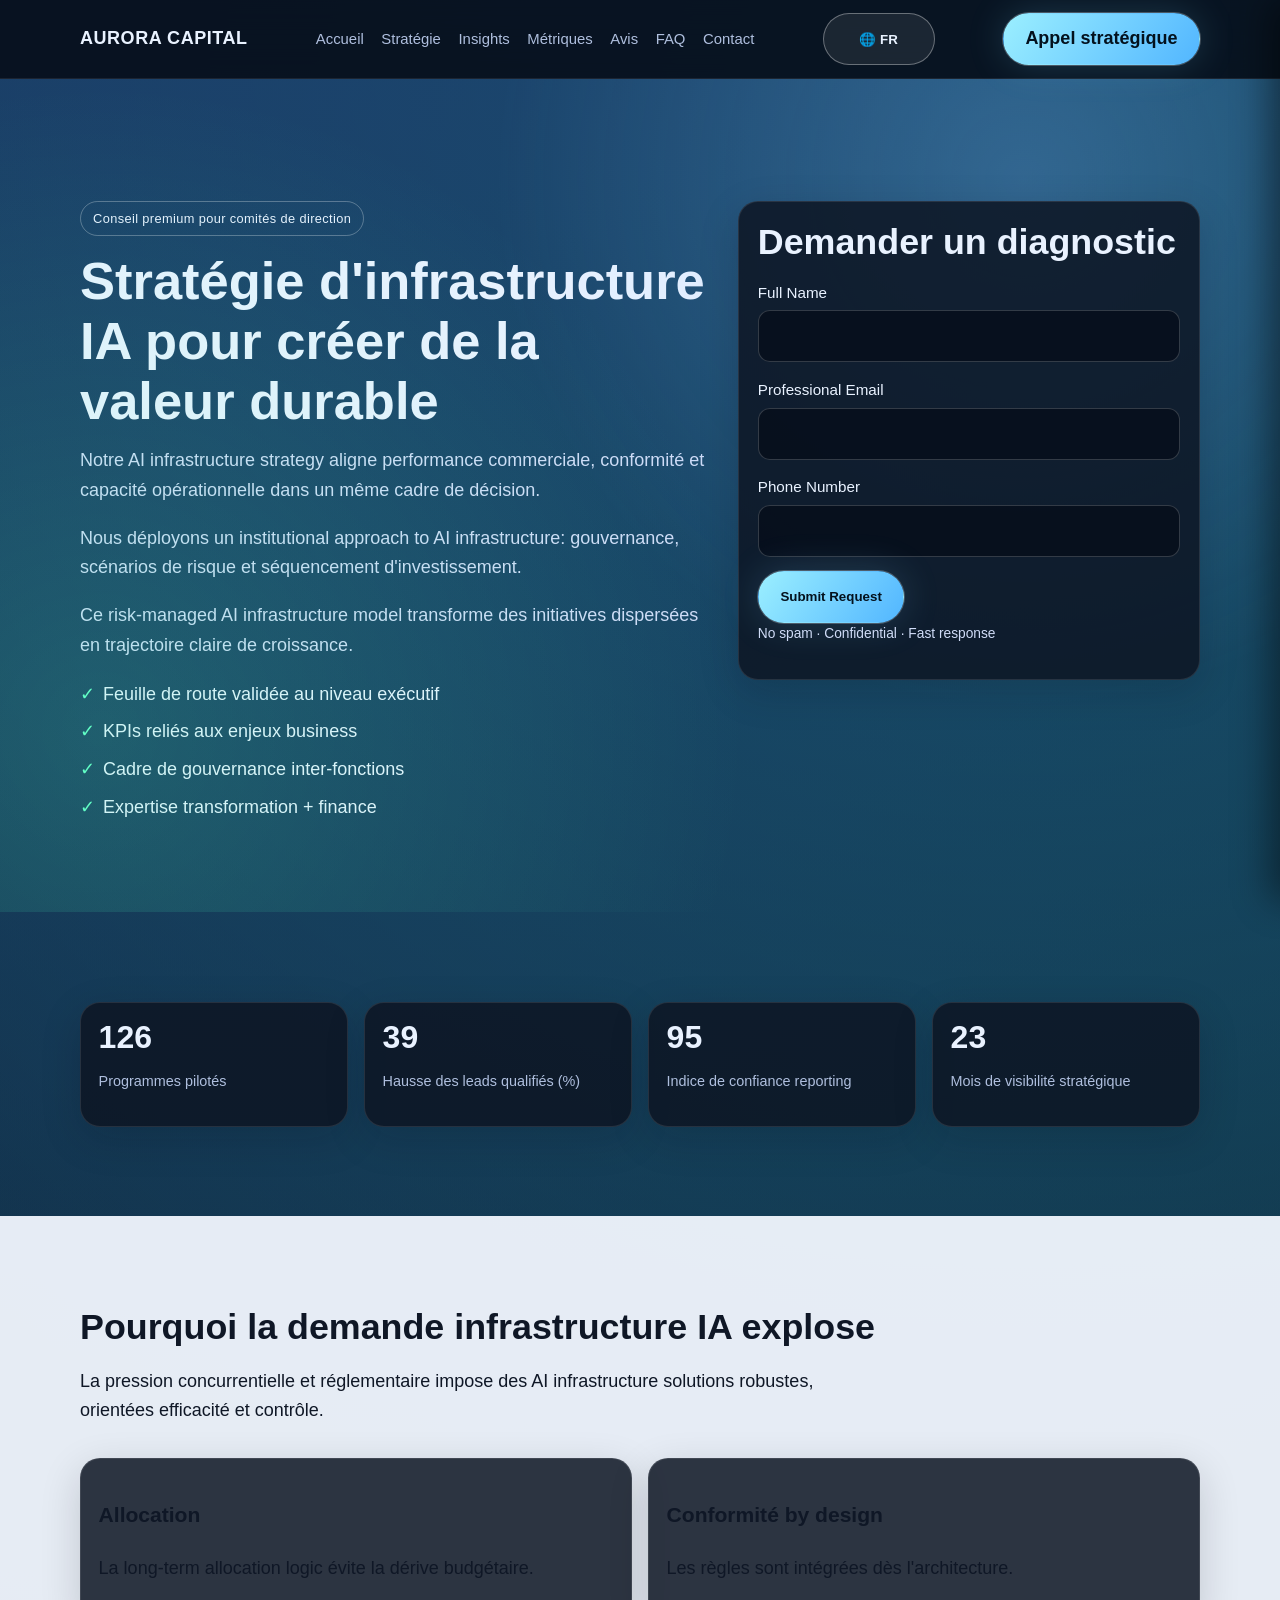
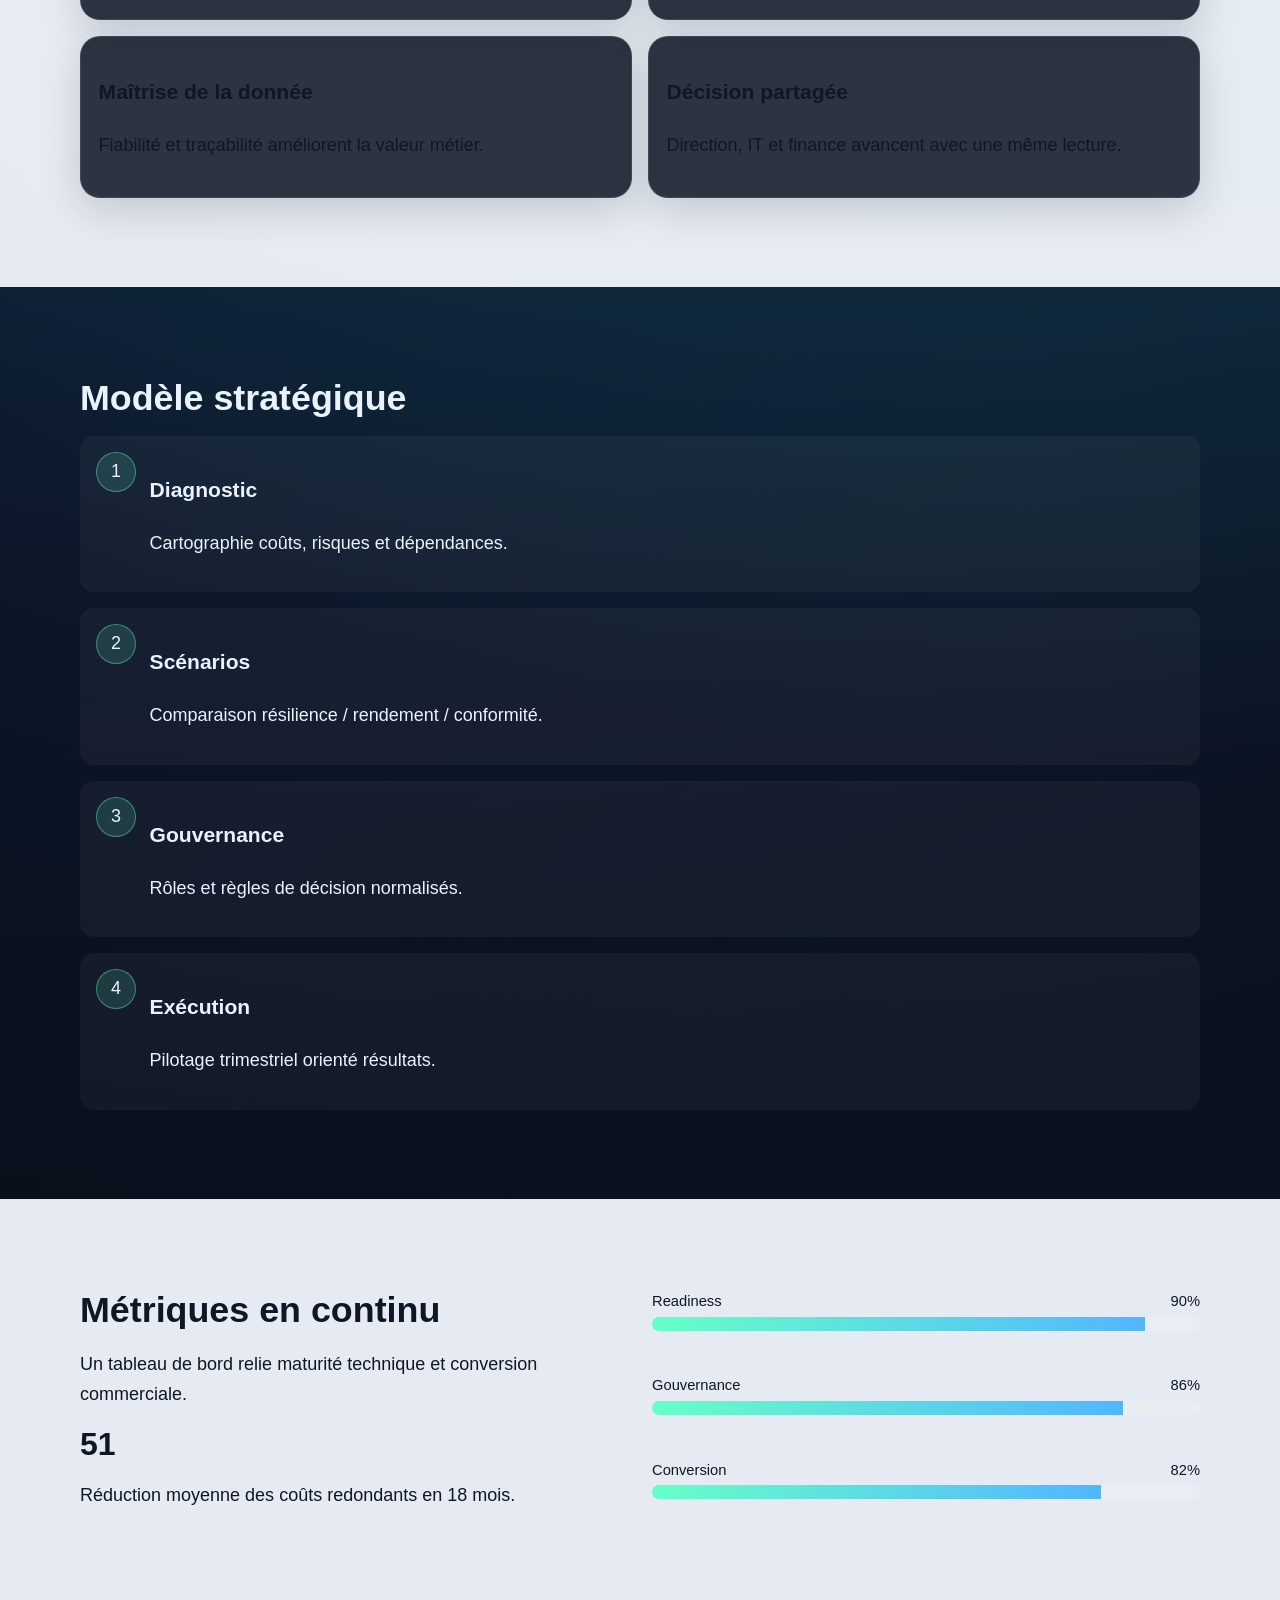
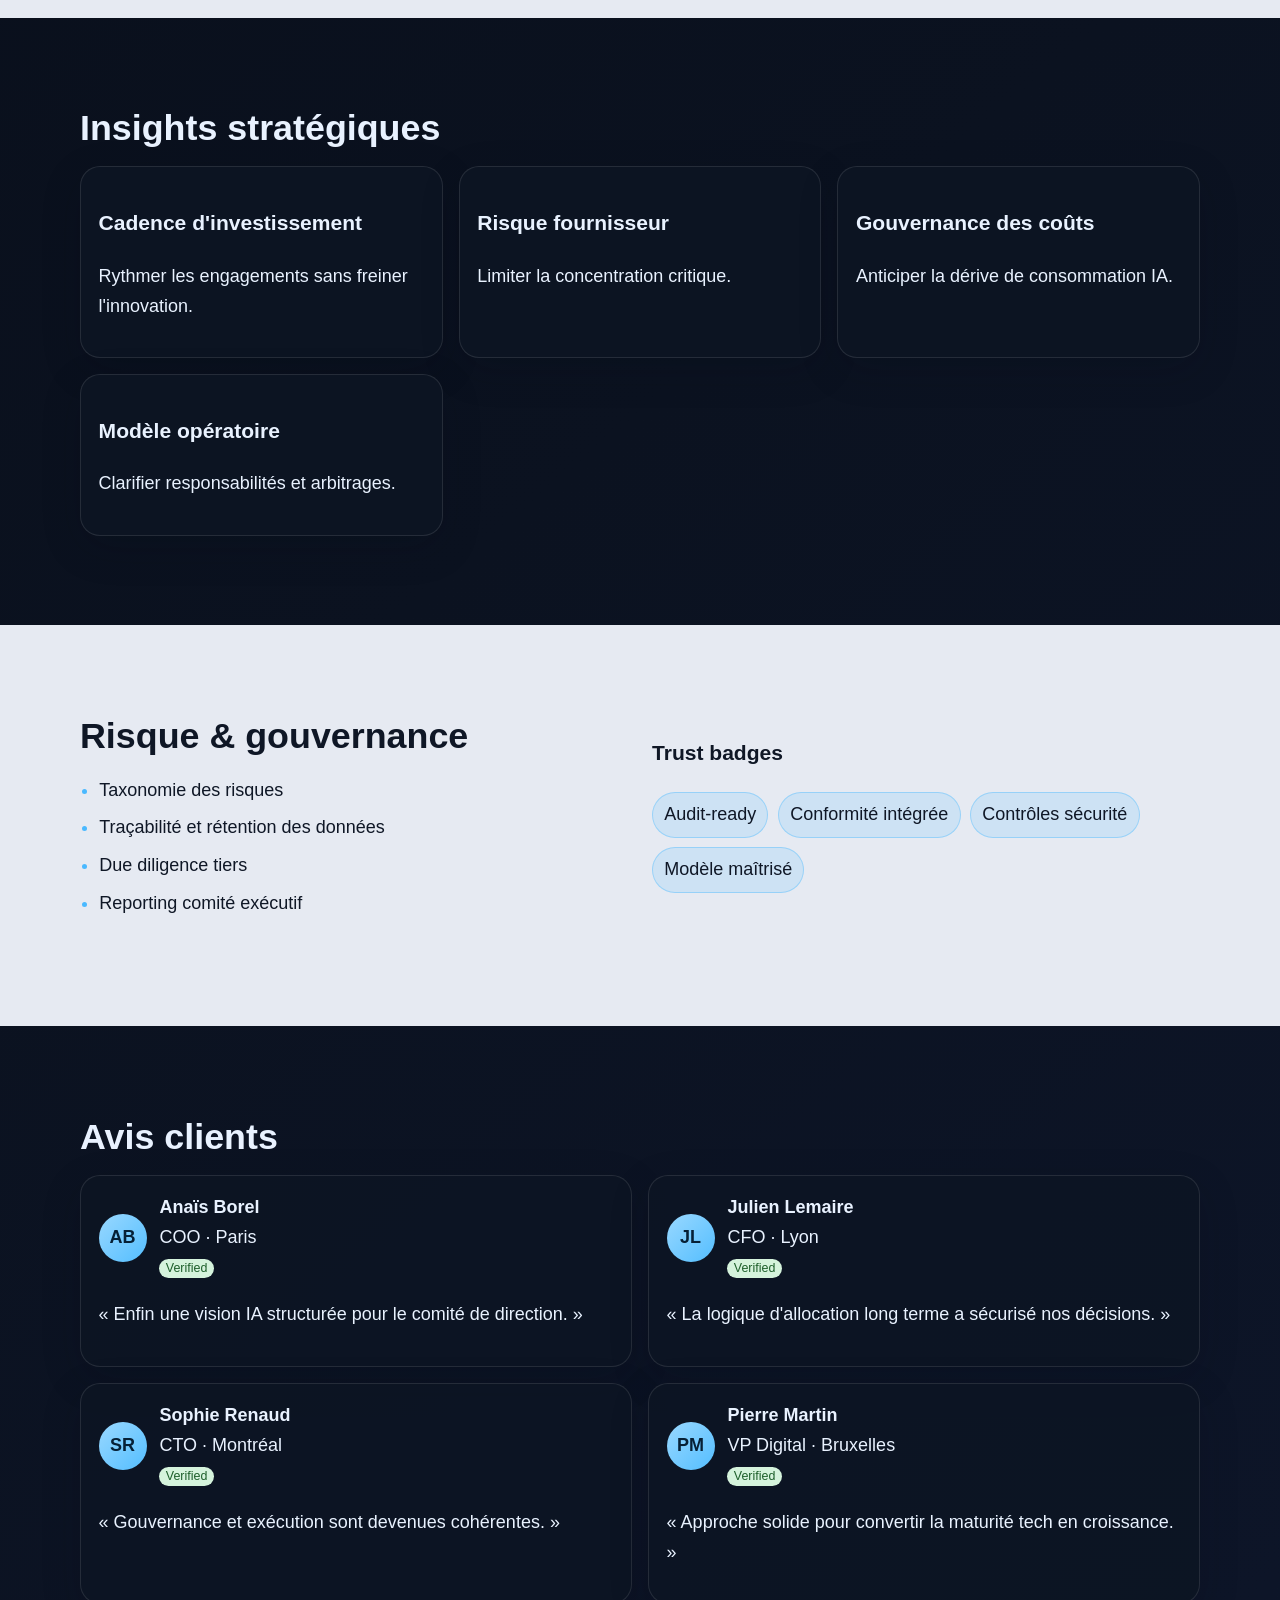
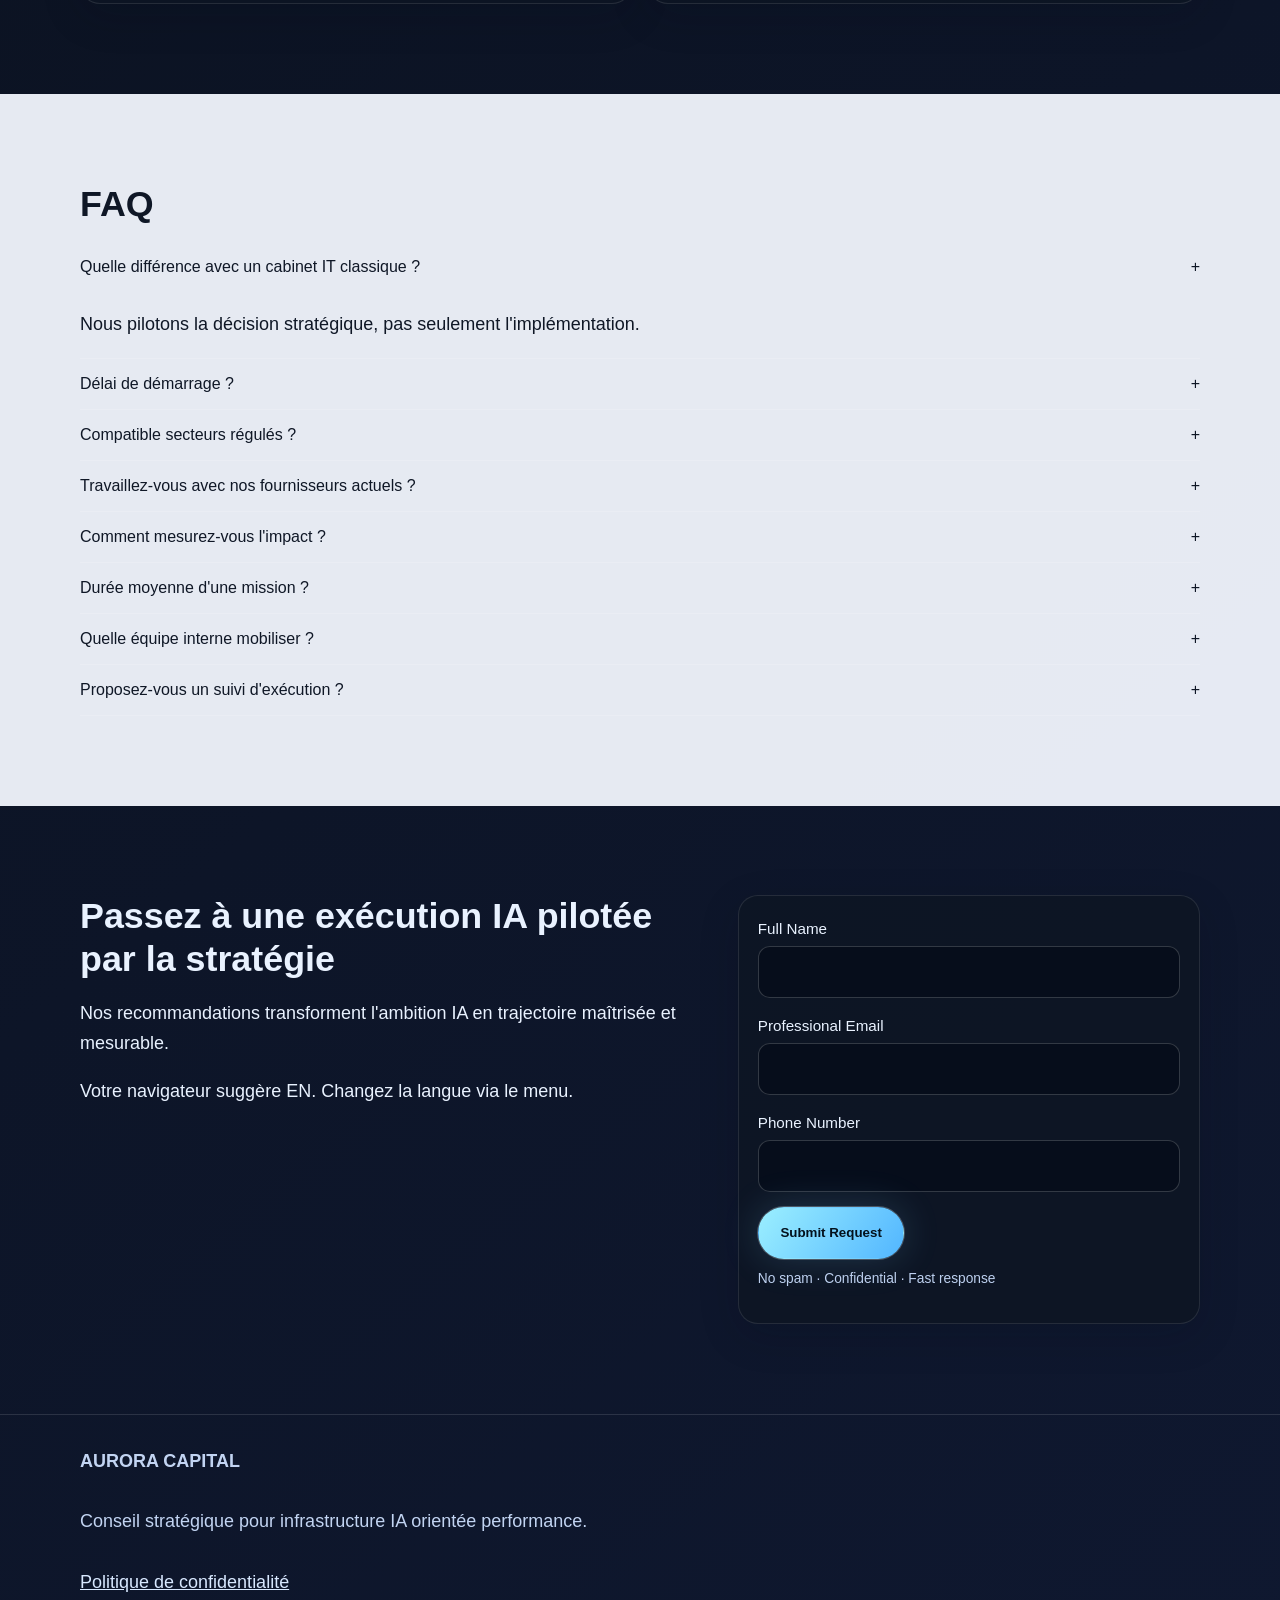
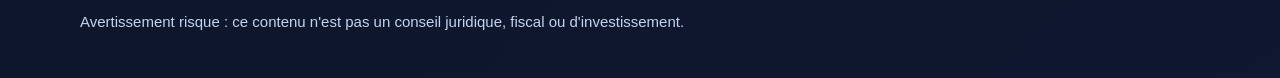
<file: fr/index.html>
<!doctype html><html lang="fr"><head><meta charset="utf-8" /><meta name="viewport" content="width=device-width, initial-scale=1" />
<title>Aurora Capital | Stratégie d'infrastructure IA pour croissance institutionnelle</title>
<meta name="description" content="Aurora Capital construit une stratégie d'infrastructure IA orientée conversion, gouvernance et modèle de risque maîtrisé pour décideurs." />
<link rel="canonical" href="https://example.com/fr/index.html" />
<link rel="alternate" hreflang="en" href="https://example.com/index.html" /><link rel="alternate" hreflang="de" href="https://example.com/de/index.html" /><link rel="alternate" hreflang="fr" href="https://example.com/fr/index.html" /><link rel="alternate" hreflang="es" href="https://example.com/es/index.html" /><link rel="alternate" hreflang="it" href="https://example.com/it/index.html" /><link rel="alternate" hreflang="x-default" href="https://example.com/index.html" />
<meta property="og:title" content="Aurora Capital — Stratégie IA institutionnelle" /><meta property="og:description" content="Des solutions d'infrastructure IA pilotées par la performance et la gouvernance." /><meta property="og:type" content="website" /><meta property="og:url" content="https://example.com/fr/index.html" /><meta property="og:locale" content="fr_FR" />
<meta name="twitter:card" content="summary_large_image" /><meta name="twitter:title" content="Aurora Capital | Stratégie d'infrastructure IA" /><meta name="twitter:description" content="Approche institutionnelle, logique d'allocation long terme, métriques actionnables." />
<link rel="stylesheet" href="../assets/style.css" /><script type="application/ld+json">{"@context":"https://schema.org","@graph":[{"@type":"Organization","name":"Aurora Capital","url":"https://example.com/"},{"@type":"WebSite","name":"Aurora Capital","url":"https://example.com/","inLanguage":"fr"},{"@type":"FAQPage","mainEntity":[{"@type":"Question","name":"Quels résultats attendre?","acceptedAnswer":{"@type":"Answer","text":"Une meilleure qualité de pipeline, une gouvernance lisible et une exécution plus fiable."}}]}]}</script></head><body>
<header class="header"><div class="container nav-wrap"><a href="#home" class="brand">AURORA CAPITAL</a><nav class="nav-links"><a href="#home">Accueil</a><a href="#strategy">Stratégie</a><a href="#insights">Insights</a><a href="#metrics">Métriques</a><a href="#reviews">Avis</a><a href="#faq">FAQ</a><a href="#contact">Contact</a></nav><div class="lang-switch" data-lang-switch><button class="btn btn-secondary lang-trigger" data-lang-trigger aria-expanded="false">🌐 FR</button><div class="lang-menu" data-lang-menu><a href="/index.html" data-lang-path="/index.html">🇬🇧 English</a><a href="/de/index.html" data-lang-path="/de/index.html">🇩🇪 Deutsch</a><a href="/fr/index.html" data-lang-path="/fr/index.html">🇫🇷 Français</a><a href="/es/index.html" data-lang-path="/es/index.html">🇪🇸 Español</a><a href="/it/index.html" data-lang-path="/it/index.html">🇮🇹 Italiano</a></div></div><a href="#contact" class="btn btn-primary desktop-cta">Appel stratégique</a><button class="btn btn-secondary mobile-toggle" data-drawer-toggle>☰</button></div></header>
<div class="drawer-overlay" data-drawer-overlay></div><aside class="drawer" data-drawer><div class="drawer-head"><strong>Menu</strong><button class="btn btn-secondary" data-drawer-close>✕</button></div><nav><a href="#home">Accueil</a><a href="#strategy">Stratégie</a><a href="#insights">Insights</a><a href="#metrics">Métriques</a><a href="#reviews">Avis</a><a href="#faq">FAQ</a><a href="#contact">Contact</a></nav><div class="lang-switch" data-lang-switch><button class="btn btn-secondary lang-trigger" data-lang-trigger aria-expanded="false">🌐 FR</button><div class="lang-menu" data-lang-menu><a href="/index.html" data-lang-path="/index.html">🇬🇧 English</a><a href="/de/index.html" data-lang-path="/de/index.html">🇩🇪 Deutsch</a><a href="/fr/index.html" data-lang-path="/fr/index.html">🇫🇷 Français</a><a href="/es/index.html" data-lang-path="/es/index.html">🇪🇸 Español</a><a href="/it/index.html" data-lang-path="/it/index.html">🇮🇹 Italiano</a></div></div></aside>
<main><section class="section hero bg-mesh" id="home"><div class="container hero-grid"><div><span class="badge">Conseil premium pour comités de direction</span><h1>Stratégie d'infrastructure IA pour créer de la valeur durable</h1><p>Notre AI infrastructure strategy aligne performance commerciale, conformité et capacité opérationnelle dans un même cadre de décision.</p><p>Nous déployons un institutional approach to AI infrastructure: gouvernance, scénarios de risque et séquencement d'investissement.</p><p>Ce risk-managed AI infrastructure model transforme des initiatives dispersées en trajectoire claire de croissance.</p><ul class="trust-bullets"><li>Feuille de route validée au niveau exécutif</li><li>KPIs reliés aux enjeux business</li><li>Cadre de gouvernance inter-fonctions</li><li>Expertise transformation + finance</li></ul></div><div class="card form-card reveal"><h2>Demander un diagnostic</h2><form data-lead-form><label>Full Name</label><input name="name" required /><label>Professional Email</label><input name="email" type="email" required /><label>Phone Number</label><input name="phone" required /><button class="btn btn-primary" type="submit">Submit Request</button><p class="form-footnote">No spam · Confidential · Fast response</p></form></div></div></section>
<section class="section" id="kpi-strip"><div class="container kpi-grid"><article class="card kpi-card reveal"><div class="kpi-number" data-counter="126">0</div><p class="kpi-note">Programmes pilotés</p></article><article class="card kpi-card reveal"><div class="kpi-number" data-counter="39">0</div><p class="kpi-note">Hausse des leads qualifiés (%)</p></article><article class="card kpi-card reveal"><div class="kpi-number" data-counter="95">0</div><p class="kpi-note">Indice de confiance reporting</p></article><article class="card kpi-card reveal"><div class="kpi-number" data-counter="23">0</div><p class="kpi-note">Mois de visibilité stratégique</p></article></div></section>
<section class="section light" id="market"><div class="container"><h2>Pourquoi la demande infrastructure IA explose</h2><p class="section-intro">La pression concurrentielle et réglementaire impose des AI infrastructure solutions robustes, orientées efficacité et contrôle.</p><div class="icon-grid"><article class="card icon-card reveal"><h3>Allocation</h3><p>La long-term allocation logic évite la dérive budgétaire.</p></article><article class="card icon-card reveal"><h3>Conformité by design</h3><p>Les règles sont intégrées dès l'architecture.</p></article><article class="card icon-card reveal"><h3>Maîtrise de la donnée</h3><p>Fiabilité et traçabilité améliorent la valeur métier.</p></article><article class="card icon-card reveal"><h3>Décision partagée</h3><p>Direction, IT et finance avancent avec une même lecture.</p></article></div></div></section>
<section class="section" id="strategy"><div class="container"><h2>Modèle stratégique</h2><div class="stepper"><div class="step reveal"><div class="step-index">1</div><div><h3>Diagnostic</h3><p>Cartographie coûts, risques et dépendances.</p></div></div><div class="step reveal"><div class="step-index">2</div><div><h3>Scénarios</h3><p>Comparaison résilience / rendement / conformité.</p></div></div><div class="step reveal"><div class="step-index">3</div><div><h3>Gouvernance</h3><p>Rôles et règles de décision normalisés.</p></div></div><div class="step reveal"><div class="step-index">4</div><div><h3>Exécution</h3><p>Pilotage trimestriel orienté résultats.</p></div></div></div></div></section>
<section class="section light" id="metrics"><div class="container metrics-grid"><div><h2>Métriques en continu</h2><p>Un tableau de bord relie maturité technique et conversion commerciale.</p><div class="counter" data-counter="73">0</div><p>Réduction moyenne des coûts redondants en 18 mois.</p></div><div class="bars"><div><div class="bar-label"><span>Readiness</span><span>90%</span></div><div class="bar-track"><div class="bar-fill" data-bar="90"></div></div></div><div><div class="bar-label"><span>Gouvernance</span><span>86%</span></div><div class="bar-track"><div class="bar-fill" data-bar="86"></div></div></div><div><div class="bar-label"><span>Conversion</span><span>82%</span></div><div class="bar-track"><div class="bar-fill" data-bar="82"></div></div></div></div></div></section>
<section class="section" id="insights"><div class="container"><h2>Insights stratégiques</h2><div class="insights-grid"><article class="card insight-card reveal"><h3>Cadence d'investissement</h3><p>Rythmer les engagements sans freiner l'innovation.</p></article><article class="card insight-card reveal"><h3>Risque fournisseur</h3><p>Limiter la concentration critique.</p></article><article class="card insight-card reveal"><h3>Gouvernance des coûts</h3><p>Anticiper la dérive de consommation IA.</p></article><article class="card insight-card reveal"><h3>Modèle opératoire</h3><p>Clarifier responsabilités et arbitrages.</p></article></div></div></section>
<section class="section light" id="governance"><div class="container metrics-grid"><div><h2>Risque & gouvernance</h2><ul class="checklist"><li>Taxonomie des risques</li><li>Traçabilité et rétention des données</li><li>Due diligence tiers</li><li>Reporting comité exécutif</li></ul></div><div><h3>Trust badges</h3><div class="trust-badges"><span class="trust-badge">Audit-ready</span><span class="trust-badge">Conformité intégrée</span><span class="trust-badge">Contrôles sécurité</span><span class="trust-badge">Modèle maîtrisé</span></div></div></div></section>
<section class="section" id="reviews"><div class="container"><h2>Avis clients</h2><div class="review-grid"><article class="card review-card"><div class="review-head"><div class="initials">AB</div><div><strong>Anaïs Borel</strong><div>COO · Paris</div><span class="verified">Verified</span></div></div><p>« Enfin une vision IA structurée pour le comité de direction. »</p></article><article class="card review-card"><div class="review-head"><div class="initials">JL</div><div><strong>Julien Lemaire</strong><div>CFO · Lyon</div><span class="verified">Verified</span></div></div><p>« La logique d'allocation long terme a sécurisé nos décisions. »</p></article><article class="card review-card"><div class="review-head"><div class="initials">SR</div><div><strong>Sophie Renaud</strong><div>CTO · Montréal</div><span class="verified">Verified</span></div></div><p>« Gouvernance et exécution sont devenues cohérentes. »</p></article><article class="card review-card"><div class="review-head"><div class="initials">PM</div><div><strong>Pierre Martin</strong><div>VP Digital · Bruxelles</div><span class="verified">Verified</span></div></div><p>« Approche solide pour convertir la maturité tech en croissance. »</p></article></div></div></section>
<section class="section light" id="faq"><div class="container"><h2>FAQ</h2><div class="faq-item open"><button class="faq-trigger" aria-expanded="true">Quelle différence avec un cabinet IT classique ?<span>+</span></button><div class="faq-content"><p>Nous pilotons la décision stratégique, pas seulement l'implémentation.</p></div></div><div class="faq-item"><button class="faq-trigger" aria-expanded="false">Délai de démarrage ?<span>+</span></button><div class="faq-content"><p>Démarrage sous quelques jours selon disponibilité des équipes.</p></div></div><div class="faq-item"><button class="faq-trigger" aria-expanded="false">Compatible secteurs régulés ?<span>+</span></button><div class="faq-content"><p>Oui, avec exigences d'audit et de conformité.</p></div></div><div class="faq-item"><button class="faq-trigger" aria-expanded="false">Travaillez-vous avec nos fournisseurs actuels ?<span>+</span></button><div class="faq-content"><p>Oui, priorité à l'optimisation de l'existant.</p></div></div><div class="faq-item"><button class="faq-trigger" aria-expanded="false">Comment mesurez-vous l'impact ?<span>+</span></button><div class="faq-content"><p>KPIs de qualité de pipeline, vélocité et maîtrise des coûts.</p></div></div><div class="faq-item"><button class="faq-trigger" aria-expanded="false">Durée moyenne d'une mission ?<span>+</span></button><div class="faq-content"><p>8 à 14 semaines, puis accompagnement optionnel.</p></div></div><div class="faq-item"><button class="faq-trigger" aria-expanded="false">Quelle équipe interne mobiliser ?<span>+</span></button><div class="faq-content"><p>Sponsor métier, finance, IT/sécurité au minimum.</p></div></div><div class="faq-item"><button class="faq-trigger" aria-expanded="false">Proposez-vous un suivi d'exécution ?<span>+</span></button><div class="faq-content"><p>Oui, avec revues mensuelles de gouvernance.</p></div></div></div></section>
<section class="section" id="contact"><div class="container hero-grid"><div><h2>Passez à une exécution IA pilotée par la stratégie</h2><p>Nos recommandations transforment l'ambition IA en trajectoire maîtrisée et mesurable.</p><p id="langSuggest" data-lang-suggest data-template="Votre navigateur suggère {lang}. Changez la langue via le menu." hidden></p></div><div class="card form-card"><form data-lead-form><label>Full Name</label><input name="name" required /><label>Professional Email</label><input name="email" type="email" required /><label>Phone Number</label><input name="phone" required /><button class="btn btn-primary" type="submit">Submit Request</button><p class="form-footnote">No spam · Confidential · Fast response</p></form></div></div></section></main>
<footer class="footer"><div class="container footer-grid"><strong>AURORA CAPITAL</strong><p>Conseil stratégique pour infrastructure IA orientée performance.</p><a href="#" data-modal-open aria-expanded="false">Politique de confidentialité</a><small>Avertissement risque : ce contenu n'est pas un conseil juridique, fiscal ou d'investissement.</small></div></footer>
<div class="modal-overlay" data-modal-overlay><div class="modal" data-modal role="dialog" aria-modal="true"><button class="btn btn-secondary" data-modal-close>✕</button><h3>Politique de confidentialité</h3><p><strong>Collecte:</strong> coordonnées, données de formulaire et journaux d'usage.</p><p><strong>Base légale:</strong> consentement, intérêt légitime B2B, nécessité contractuelle.</p><p><strong>Cookies:</strong> cookies essentiels pour fonctionnement et consentement.</p><p><strong>Conservation:</strong> selon obligations de conformité puis suppression/anonymisation.</p><p><strong>Partage tiers:</strong> CRM, analytics et hébergeurs sous clauses contractuelles.</p><p><strong>Sécurité:</strong> chiffrement, contrôle d'accès et surveillance.</p><p><strong>Droits:</strong> accès, rectification, suppression, portabilité, opposition.</p><p><strong>Transferts internationaux:</strong> clauses types et garanties équivalentes.</p><p><strong>Risque sectoriel:</strong> toute stratégie IA implique des risques opérationnels et réglementaires.</p><div class="modal-actions"><button class="btn btn-primary" data-modal-close>Fermer</button></div></div></div>
<div class="toast" data-toast data-message="Merci. Votre demande a bien été reçue."></div><script defer src="../assets/app.js"></script></body></html>
</file>
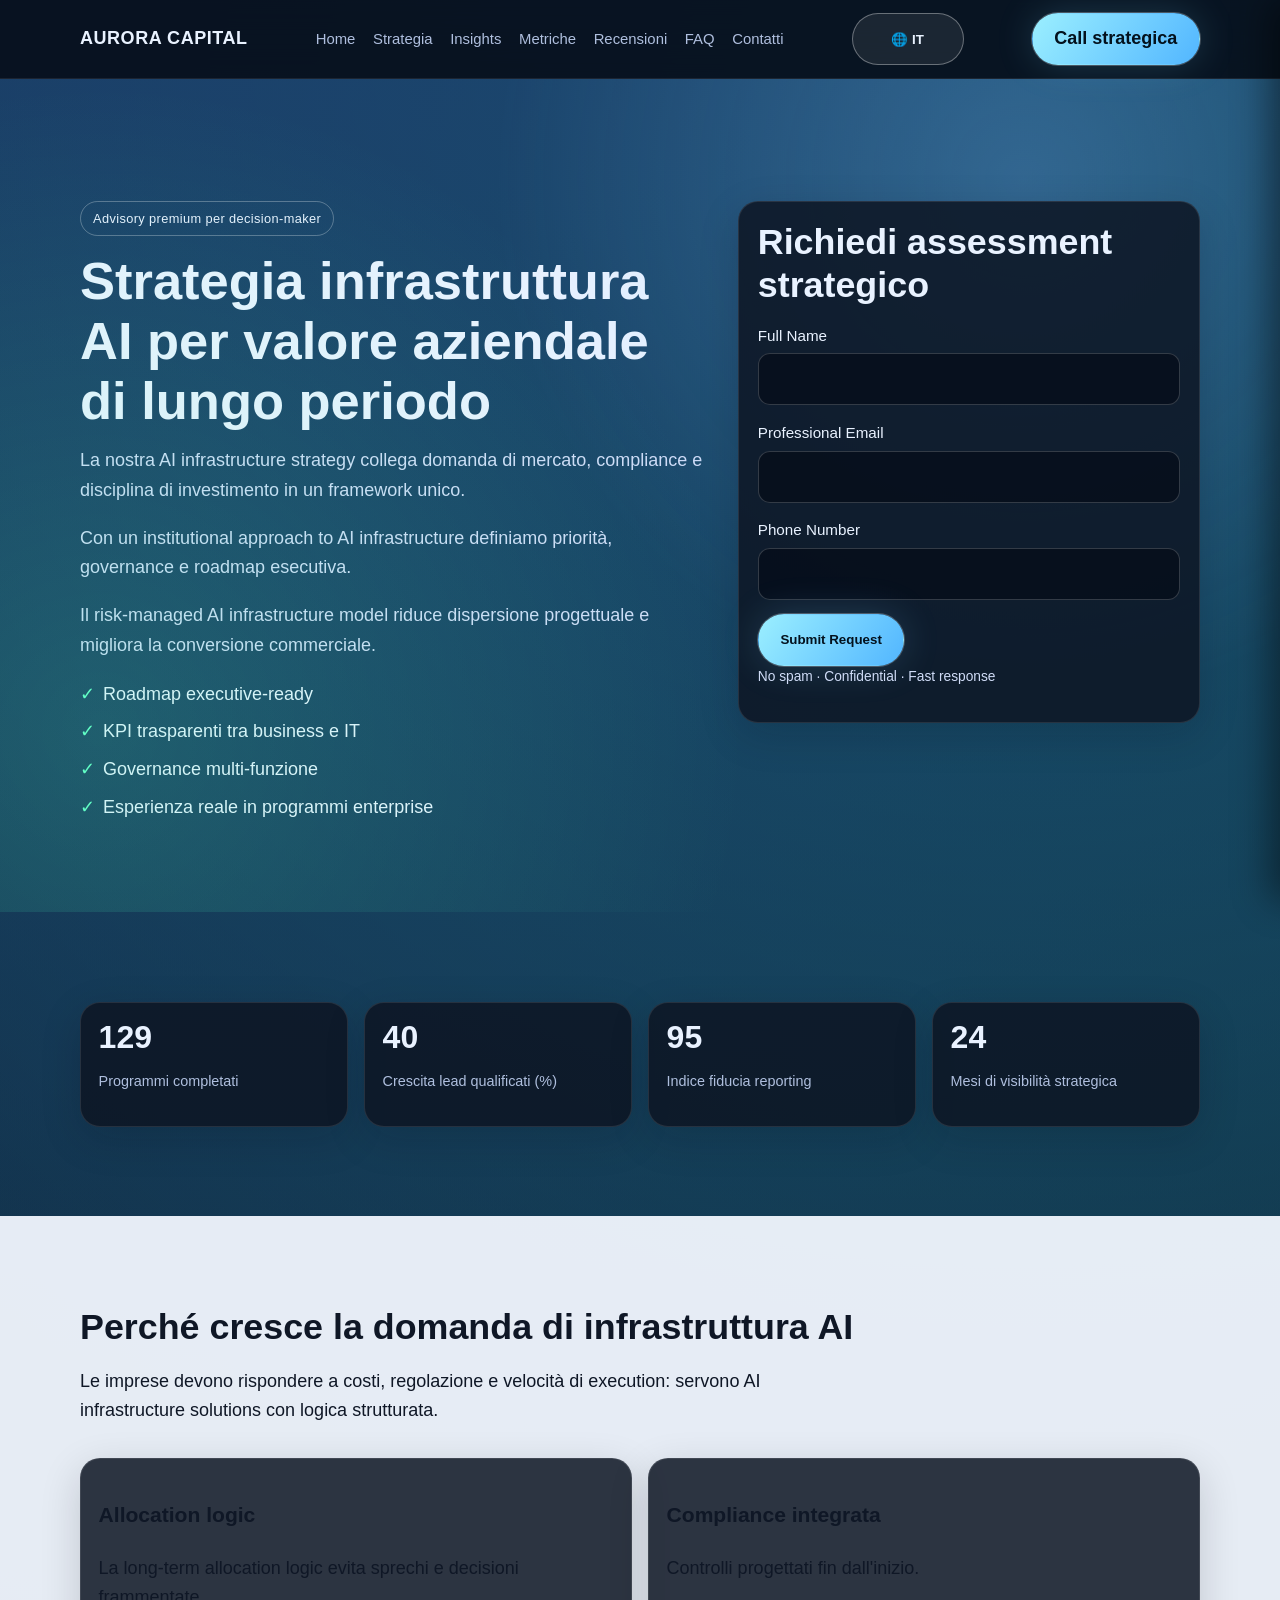
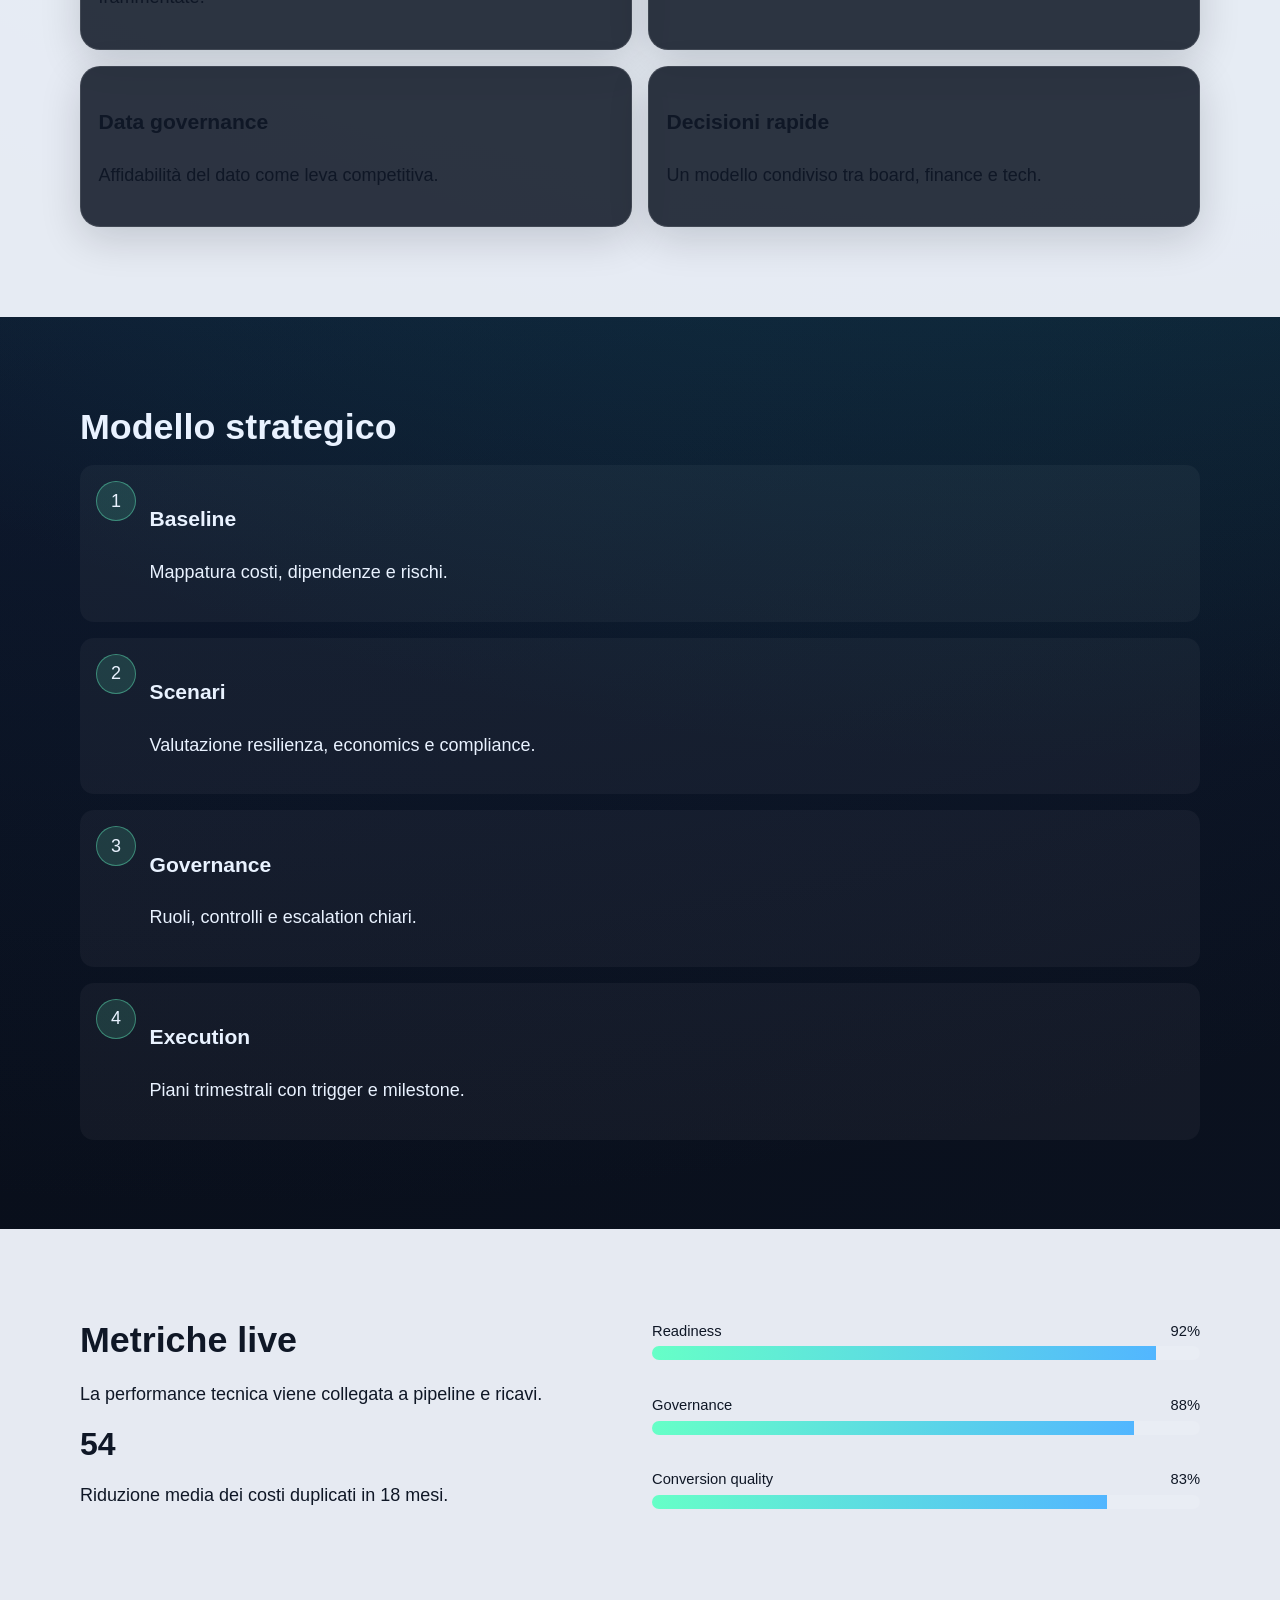
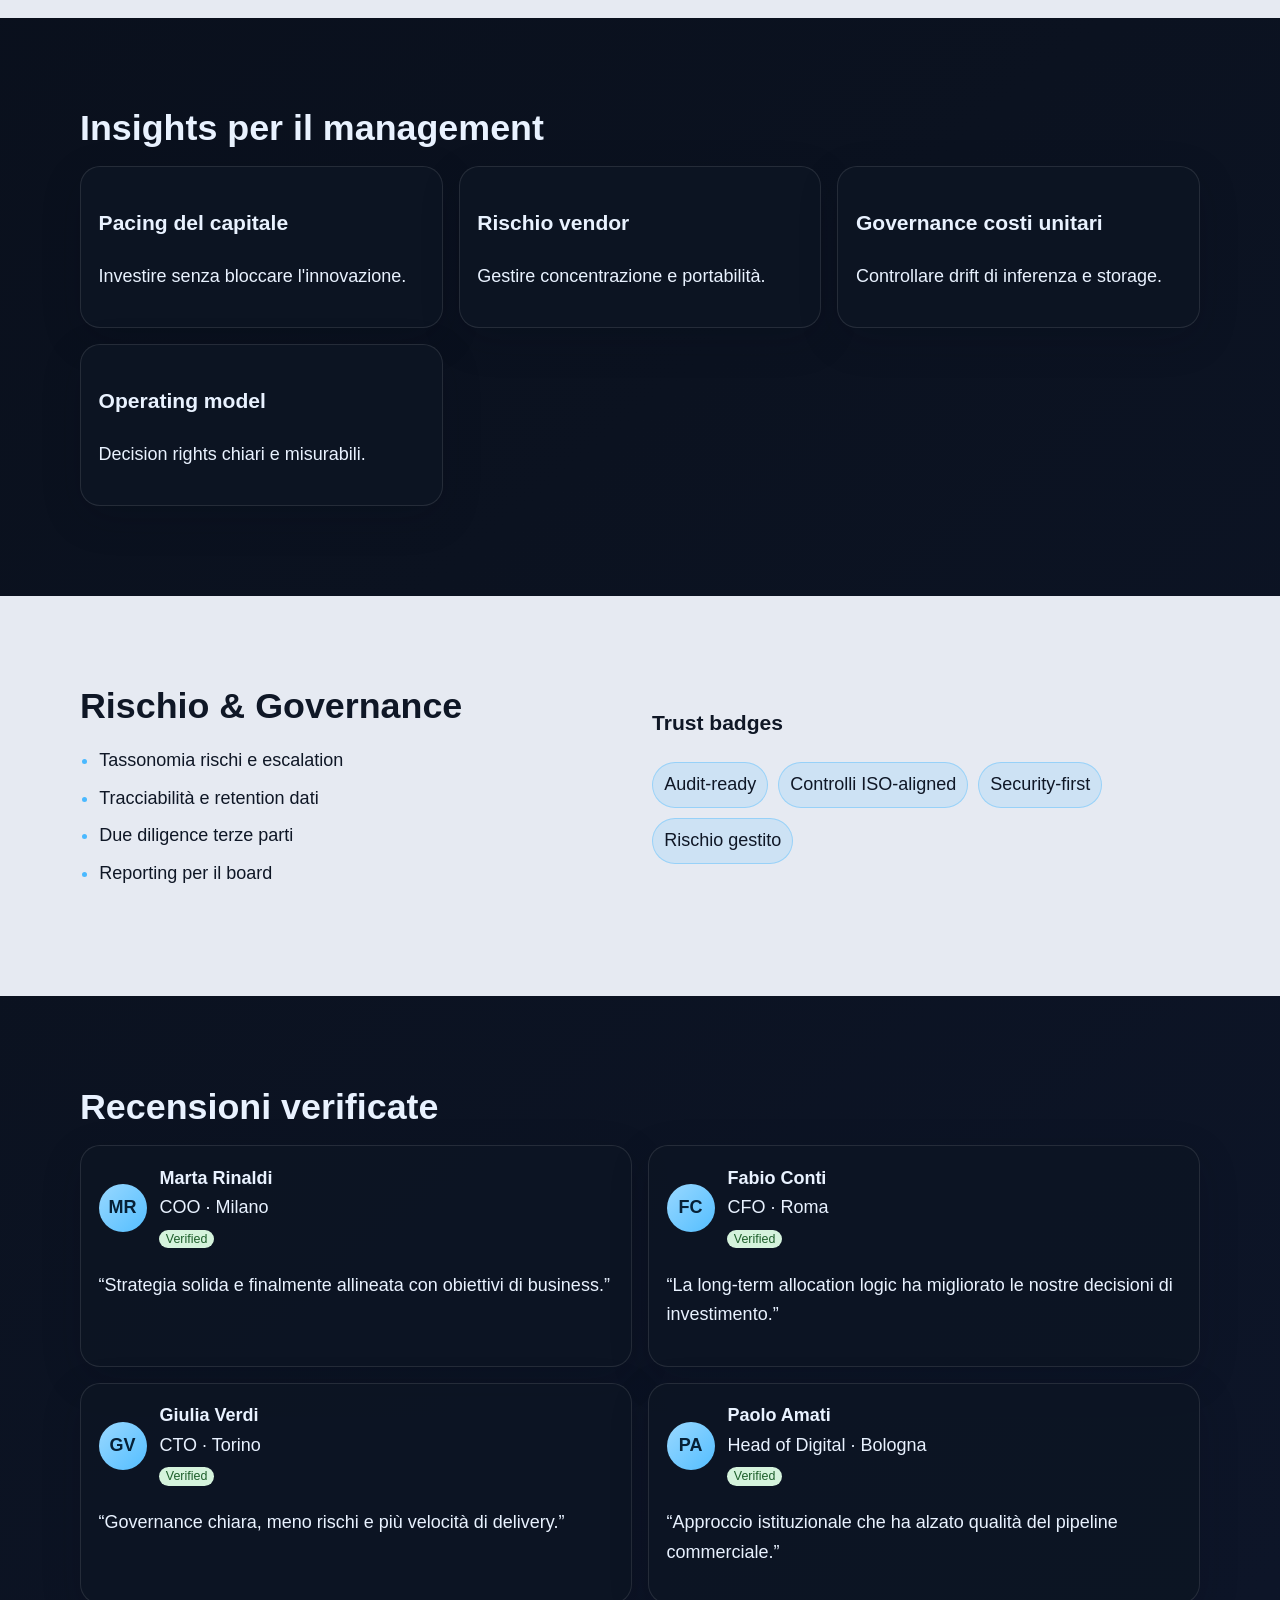
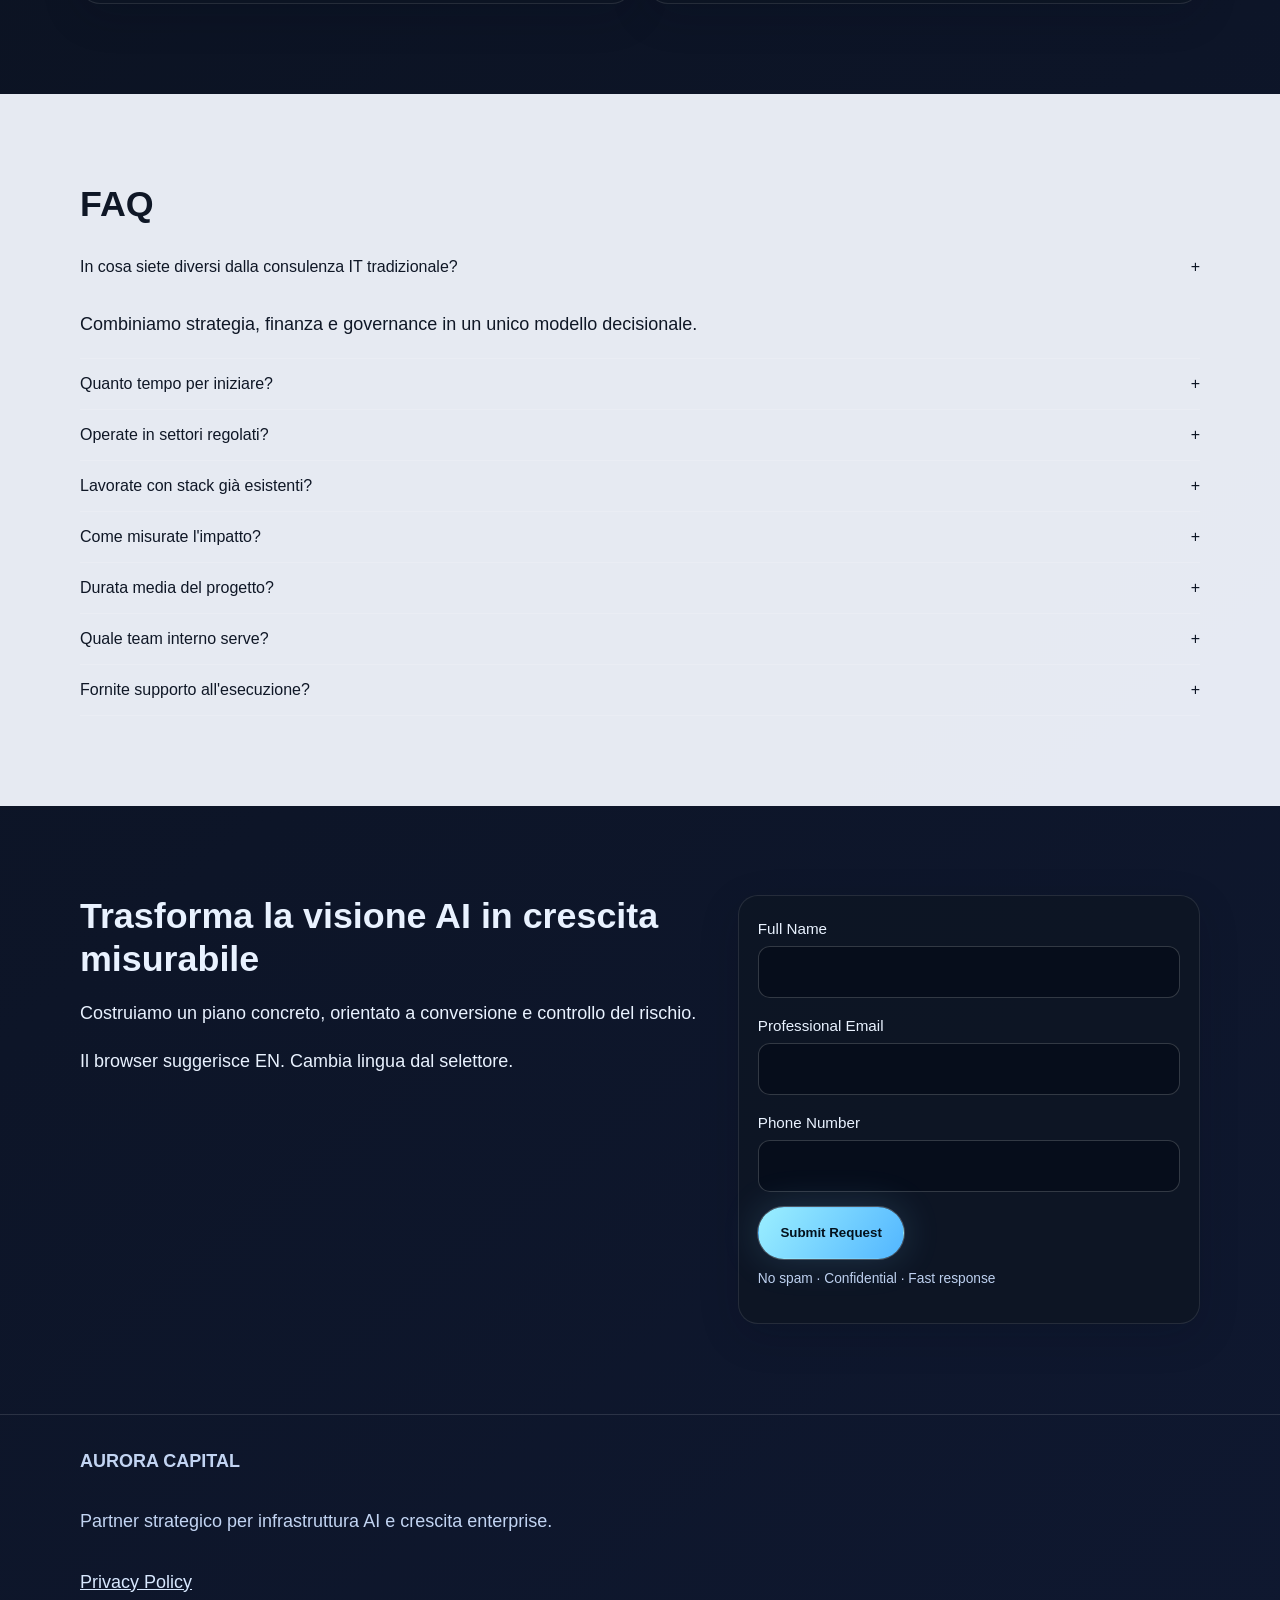
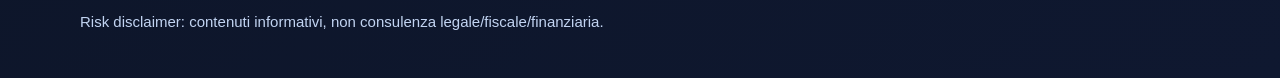
<file: it/index.html>
<!doctype html><html lang="it"><head><meta charset="utf-8" /><meta name="viewport" content="width=device-width, initial-scale=1" />
<title>Aurora Capital | Strategia infrastruttura AI per crescita istituzionale</title>
<meta name="description" content="Sito premium multilingua: strategia infrastruttura AI, approccio istituzionale, governance del rischio e lead generation ad alta qualità." />
<link rel="canonical" href="https://example.com/it/index.html" />
<link rel="alternate" hreflang="en" href="https://example.com/index.html" /><link rel="alternate" hreflang="de" href="https://example.com/de/index.html" /><link rel="alternate" hreflang="fr" href="https://example.com/fr/index.html" /><link rel="alternate" hreflang="es" href="https://example.com/es/index.html" /><link rel="alternate" hreflang="it" href="https://example.com/it/index.html" /><link rel="alternate" hreflang="x-default" href="https://example.com/index.html" />
<meta property="og:title" content="Aurora Capital — Strategia AI istituzionale" /><meta property="og:description" content="Soluzioni di infrastruttura AI con metriche operative, governance e focus conversione." /><meta property="og:type" content="website" /><meta property="og:url" content="https://example.com/it/index.html" /><meta property="og:locale" content="it_IT" />
<meta name="twitter:card" content="summary_large_image" /><meta name="twitter:title" content="Aurora Capital | Strategia infrastruttura AI" /><meta name="twitter:description" content="Modello risk-managed, allocation logic di lungo termine e execution enterprise." />
<link rel="stylesheet" href="../assets/style.css" /><script type="application/ld+json">{"@context":"https://schema.org","@graph":[{"@type":"Organization","name":"Aurora Capital","url":"https://example.com/"},{"@type":"WebSite","name":"Aurora Capital","url":"https://example.com/","inLanguage":"it"},{"@type":"FAQPage","mainEntity":[{"@type":"Question","name":"Quali risultati produce il vostro approccio?","acceptedAnswer":{"@type":"Answer","text":"Maggiore qualità lead, migliore governance e riduzione del rischio operativo."}}]}]}</script></head><body>
<header class="header"><div class="container nav-wrap"><a href="#home" class="brand">AURORA CAPITAL</a><nav class="nav-links"><a href="#home">Home</a><a href="#strategy">Strategia</a><a href="#insights">Insights</a><a href="#metrics">Metriche</a><a href="#reviews">Recensioni</a><a href="#faq">FAQ</a><a href="#contact">Contatti</a></nav><div class="lang-switch" data-lang-switch><button class="btn btn-secondary lang-trigger" data-lang-trigger aria-expanded="false">🌐 IT</button><div class="lang-menu" data-lang-menu><a href="/index.html" data-lang-path="/index.html">🇬🇧 English</a><a href="/de/index.html" data-lang-path="/de/index.html">🇩🇪 Deutsch</a><a href="/fr/index.html" data-lang-path="/fr/index.html">🇫🇷 Français</a><a href="/es/index.html" data-lang-path="/es/index.html">🇪🇸 Español</a><a href="/it/index.html" data-lang-path="/it/index.html">🇮🇹 Italiano</a></div></div><a href="#contact" class="btn btn-primary desktop-cta">Call strategica</a><button class="btn btn-secondary mobile-toggle" data-drawer-toggle>☰</button></div></header>
<div class="drawer-overlay" data-drawer-overlay></div><aside class="drawer" data-drawer><div class="drawer-head"><strong>Menu</strong><button class="btn btn-secondary" data-drawer-close>✕</button></div><nav><a href="#home">Home</a><a href="#strategy">Strategia</a><a href="#insights">Insights</a><a href="#metrics">Metriche</a><a href="#reviews">Recensioni</a><a href="#faq">FAQ</a><a href="#contact">Contatti</a></nav><div class="lang-switch" data-lang-switch><button class="btn btn-secondary lang-trigger" data-lang-trigger aria-expanded="false">🌐 IT</button><div class="lang-menu" data-lang-menu><a href="/index.html" data-lang-path="/index.html">🇬🇧 English</a><a href="/de/index.html" data-lang-path="/de/index.html">🇩🇪 Deutsch</a><a href="/fr/index.html" data-lang-path="/fr/index.html">🇫🇷 Français</a><a href="/es/index.html" data-lang-path="/es/index.html">🇪🇸 Español</a><a href="/it/index.html" data-lang-path="/it/index.html">🇮🇹 Italiano</a></div></div></aside>
<main><section class="section hero bg-mesh" id="home"><div class="container hero-grid"><div><span class="badge">Advisory premium per decision-maker</span><h1>Strategia infrastruttura AI per valore aziendale di lungo periodo</h1><p>La nostra AI infrastructure strategy collega domanda di mercato, compliance e disciplina di investimento in un framework unico.</p><p>Con un institutional approach to AI infrastructure definiamo priorità, governance e roadmap esecutiva.</p><p>Il risk-managed AI infrastructure model riduce dispersione progettuale e migliora la conversione commerciale.</p><ul class="trust-bullets"><li>Roadmap executive-ready</li><li>KPI trasparenti tra business e IT</li><li>Governance multi-funzione</li><li>Esperienza reale in programmi enterprise</li></ul></div><div class="card form-card reveal"><h2>Richiedi assessment strategico</h2><form data-lead-form><label>Full Name</label><input name="name" required /><label>Professional Email</label><input name="email" type="email" required /><label>Phone Number</label><input name="phone" required /><button class="btn btn-primary" type="submit">Submit Request</button><p class="form-footnote">No spam · Confidential · Fast response</p></form></div></div></section>
<section class="section" id="kpi-strip"><div class="container kpi-grid"><article class="card kpi-card reveal"><div class="kpi-number" data-counter="129">0</div><p class="kpi-note">Programmi completati</p></article><article class="card kpi-card reveal"><div class="kpi-number" data-counter="40">0</div><p class="kpi-note">Crescita lead qualificati (%)</p></article><article class="card kpi-card reveal"><div class="kpi-number" data-counter="95">0</div><p class="kpi-note">Indice fiducia reporting</p></article><article class="card kpi-card reveal"><div class="kpi-number" data-counter="24">0</div><p class="kpi-note">Mesi di visibilità strategica</p></article></div></section>
<section class="section light" id="market"><div class="container"><h2>Perché cresce la domanda di infrastruttura AI</h2><p class="section-intro">Le imprese devono rispondere a costi, regolazione e velocità di execution: servono AI infrastructure solutions con logica strutturata.</p><div class="icon-grid"><article class="card icon-card reveal"><h3>Allocation logic</h3><p>La long-term allocation logic evita sprechi e decisioni frammentate.</p></article><article class="card icon-card reveal"><h3>Compliance integrata</h3><p>Controlli progettati fin dall'inizio.</p></article><article class="card icon-card reveal"><h3>Data governance</h3><p>Affidabilità del dato come leva competitiva.</p></article><article class="card icon-card reveal"><h3>Decisioni rapide</h3><p>Un modello condiviso tra board, finance e tech.</p></article></div></div></section>
<section class="section" id="strategy"><div class="container"><h2>Modello strategico</h2><div class="stepper"><div class="step reveal"><div class="step-index">1</div><div><h3>Baseline</h3><p>Mappatura costi, dipendenze e rischi.</p></div></div><div class="step reveal"><div class="step-index">2</div><div><h3>Scenari</h3><p>Valutazione resilienza, economics e compliance.</p></div></div><div class="step reveal"><div class="step-index">3</div><div><h3>Governance</h3><p>Ruoli, controlli e escalation chiari.</p></div></div><div class="step reveal"><div class="step-index">4</div><div><h3>Execution</h3><p>Piani trimestrali con trigger e milestone.</p></div></div></div></div></section>
<section class="section light" id="metrics"><div class="container metrics-grid"><div><h2>Metriche live</h2><p>La performance tecnica viene collegata a pipeline e ricavi.</p><div class="counter" data-counter="75">0</div><p>Riduzione media dei costi duplicati in 18 mesi.</p></div><div class="bars"><div><div class="bar-label"><span>Readiness</span><span>92%</span></div><div class="bar-track"><div class="bar-fill" data-bar="92"></div></div></div><div><div class="bar-label"><span>Governance</span><span>88%</span></div><div class="bar-track"><div class="bar-fill" data-bar="88"></div></div></div><div><div class="bar-label"><span>Conversion quality</span><span>83%</span></div><div class="bar-track"><div class="bar-fill" data-bar="83"></div></div></div></div></div></section>
<section class="section" id="insights"><div class="container"><h2>Insights per il management</h2><div class="insights-grid"><article class="card insight-card reveal"><h3>Pacing del capitale</h3><p>Investire senza bloccare l'innovazione.</p></article><article class="card insight-card reveal"><h3>Rischio vendor</h3><p>Gestire concentrazione e portabilità.</p></article><article class="card insight-card reveal"><h3>Governance costi unitari</h3><p>Controllare drift di inferenza e storage.</p></article><article class="card insight-card reveal"><h3>Operating model</h3><p>Decision rights chiari e misurabili.</p></article></div></div></section>
<section class="section light" id="governance"><div class="container metrics-grid"><div><h2>Rischio & Governance</h2><ul class="checklist"><li>Tassonomia rischi e escalation</li><li>Tracciabilità e retention dati</li><li>Due diligence terze parti</li><li>Reporting per il board</li></ul></div><div><h3>Trust badges</h3><div class="trust-badges"><span class="trust-badge">Audit-ready</span><span class="trust-badge">Controlli ISO-aligned</span><span class="trust-badge">Security-first</span><span class="trust-badge">Rischio gestito</span></div></div></div></section>
<section class="section" id="reviews"><div class="container"><h2>Recensioni verificate</h2><div class="review-grid"><article class="card review-card"><div class="review-head"><div class="initials">MR</div><div><strong>Marta Rinaldi</strong><div>COO · Milano</div><span class="verified">Verified</span></div></div><p>“Strategia solida e finalmente allineata con obiettivi di business.”</p></article><article class="card review-card"><div class="review-head"><div class="initials">FC</div><div><strong>Fabio Conti</strong><div>CFO · Roma</div><span class="verified">Verified</span></div></div><p>“La long-term allocation logic ha migliorato le nostre decisioni di investimento.”</p></article><article class="card review-card"><div class="review-head"><div class="initials">GV</div><div><strong>Giulia Verdi</strong><div>CTO · Torino</div><span class="verified">Verified</span></div></div><p>“Governance chiara, meno rischi e più velocità di delivery.”</p></article><article class="card review-card"><div class="review-head"><div class="initials">PA</div><div><strong>Paolo Amati</strong><div>Head of Digital · Bologna</div><span class="verified">Verified</span></div></div><p>“Approccio istituzionale che ha alzato qualità del pipeline commerciale.”</p></article></div></div></section>
<section class="section light" id="faq"><div class="container"><h2>FAQ</h2><div class="faq-item open"><button class="faq-trigger" aria-expanded="true">In cosa siete diversi dalla consulenza IT tradizionale?<span>+</span></button><div class="faq-content"><p>Combiniamo strategia, finanza e governance in un unico modello decisionale.</p></div></div><div class="faq-item"><button class="faq-trigger" aria-expanded="false">Quanto tempo per iniziare?<span>+</span></button><div class="faq-content"><p>Generalmente pochi giorni dopo il kickoff.</p></div></div><div class="faq-item"><button class="faq-trigger" aria-expanded="false">Operate in settori regolati?<span>+</span></button><div class="faq-content"><p>Sì, con framework adatto ad audit e compliance.</p></div></div><div class="faq-item"><button class="faq-trigger" aria-expanded="false">Lavorate con stack già esistenti?<span>+</span></button><div class="faq-content"><p>Sì, prima ottimizziamo l'esistente.</p></div></div><div class="faq-item"><button class="faq-trigger" aria-expanded="false">Come misurate l'impatto?<span>+</span></button><div class="faq-content"><p>Lead quality, velocità pipeline ed efficienza operativa.</p></div></div><div class="faq-item"><button class="faq-trigger" aria-expanded="false">Durata media del progetto?<span>+</span></button><div class="faq-content"><p>8-14 settimane per la fase strategica.</p></div></div><div class="faq-item"><button class="faq-trigger" aria-expanded="false">Quale team interno serve?<span>+</span></button><div class="faq-content"><p>Sponsor executive, finance e IT/security.</p></div></div><div class="faq-item"><button class="faq-trigger" aria-expanded="false">Fornite supporto all'esecuzione?<span>+</span></button><div class="faq-content"><p>Sì, con governance review e PMO strategico.</p></div></div></div></section>
<section class="section" id="contact"><div class="container hero-grid"><div><h2>Trasforma la visione AI in crescita misurabile</h2><p>Costruiamo un piano concreto, orientato a conversione e controllo del rischio.</p><p id="langSuggest" data-lang-suggest data-template="Il browser suggerisce {lang}. Cambia lingua dal selettore." hidden></p></div><div class="card form-card"><form data-lead-form><label>Full Name</label><input name="name" required /><label>Professional Email</label><input name="email" type="email" required /><label>Phone Number</label><input name="phone" required /><button class="btn btn-primary" type="submit">Submit Request</button><p class="form-footnote">No spam · Confidential · Fast response</p></form></div></div></section></main>
<footer class="footer"><div class="container footer-grid"><strong>AURORA CAPITAL</strong><p>Partner strategico per infrastruttura AI e crescita enterprise.</p><a href="#" data-modal-open aria-expanded="false">Privacy Policy</a><small>Risk disclaimer: contenuti informativi, non consulenza legale/fiscale/finanziaria.</small></div></footer>
<div class="modal-overlay" data-modal-overlay><div class="modal" data-modal role="dialog" aria-modal="true"><button class="btn btn-secondary" data-modal-close>✕</button><h3>Privacy Policy</h3><p><strong>Raccolta dati:</strong> contatti, dati modulo e log di interazione.</p><p><strong>Base giuridica:</strong> consenso, interesse legittimo e necessità contrattuale.</p><p><strong>Cookie:</strong> cookie essenziali per funzionalità e gestione consenso.</p><p><strong>Conservazione:</strong> secondo obblighi compliance, poi cancellazione/anonimizzazione.</p><p><strong>Condivisione terze parti:</strong> CRM, analytics e provider infrastrutturali con tutele contrattuali.</p><p><strong>Sicurezza:</strong> cifratura, controlli accesso, monitoraggio continuo.</p><p><strong>Diritti utente:</strong> accesso, rettifica, cancellazione, portabilità, opposizione.</p><p><strong>Trasferimenti internazionali:</strong> clausole standard e garanzie equivalenti.</p><p><strong>Disclosure rischio settore:</strong> la strategia AI comporta rischi operativi e regolatori da validare internamente.</p><div class="modal-actions"><button class="btn btn-primary" data-modal-close>Chiudi</button></div></div></div>
<div class="toast" data-toast data-message="Grazie. La tua richiesta è stata ricevuta."></div><script defer src="../assets/app.js"></script></body></html>
</file>
<file: assets/style.css>
:root {
  --text-base: 18px;
  --btn-height: 52px;
  --radius-pill: 999px;
  --radius-lg: 20px;
  --radius-md: 14px;
  --section-padding: clamp(3.5rem, 7vw, 6.5rem);
  --shadow-soft: 0 12px 40px rgba(8, 14, 24, 0.16);
  --glow-effect: 0 0 0 1px rgba(255, 255, 255, 0.24), 0 0 38px rgba(121, 209, 255, 0.18);
  --bg: #060b14;
  --bg-alt: #10192b;
  --surface: rgba(15, 24, 40, 0.8);
  --surface-light: rgba(244, 248, 255, 0.94);
  --text: #e9f2ff;
  --text-dark: #0f1726;
  --muted: #afbfde;
  --primary: #4ab9ff;
  --primary-strong: #2f96ff;
  --accent: #66ffc7;
  --danger: #ff8c8c;
}

* { box-sizing: border-box; }
html { scroll-behavior: smooth; }
body {
  margin: 0;
  font-family: "Inter", "Segoe UI", Roboto, Arial, sans-serif;
  font-size: var(--text-base);
  line-height: 1.65;
  color: var(--text);
  background: radial-gradient(circle at 20% -10%, #1f3f73 0, transparent 48%),
              radial-gradient(circle at 80% 0, #0e6e68 0, transparent 36%),
              linear-gradient(140deg, #050912, #0b1220 55%, #0f1830);
}
body.no-scroll { overflow: hidden; }
a { color: inherit; }
img { max-width: 100%; display: block; }
.container { width: min(1120px, 92vw); margin: 0 auto; }
.section { padding: var(--section-padding) 0; position: relative; }
.section.light { color: var(--text-dark); background: var(--surface-light); }
.section h2 { font-size: clamp(1.7rem, 2.8vw, 2.5rem); margin: 0 0 1rem; line-height: 1.2; }
.section-intro { max-width: 750px; margin-bottom: 2rem; }

.bg-mesh::before {
  content: "";
  position: absolute;
  inset: 0;
  background: radial-gradient(circle at 80% 12%, rgba(129, 186, 255, 0.24), transparent 42%),
              radial-gradient(circle at 8% 78%, rgba(76, 255, 190, 0.17), transparent 48%);
  pointer-events: none;
}

.header {
  position: sticky;
  top: 0;
  z-index: 50;
  backdrop-filter: blur(16px);
  background: rgba(5, 9, 18, 0.82);
  border-bottom: 1px solid rgba(255, 255, 255, 0.08);
}
.nav-wrap { display: flex; align-items: center; justify-content: space-between; min-height: 78px; gap: 1rem; }
.brand { font-weight: 700; letter-spacing: 0.03em; text-decoration: none; }
.nav-links {
  display: flex; gap: 1.1rem; align-items: center; flex-wrap: wrap;
}
.nav-links a { text-decoration: none; color: var(--muted); font-size: 0.93rem; }
.nav-links a:hover, .nav-links a:focus-visible { color: #fff; }

.btn {
  display: inline-flex;
  align-items: center;
  justify-content: center;
  min-height: var(--btn-height);
  padding: 0 1.35rem;
  border-radius: var(--radius-pill);
  border: 1px solid transparent;
  font-weight: 600;
  text-decoration: none;
  cursor: pointer;
  transition: transform .25s ease, box-shadow .25s ease, background .25s ease;
}
.btn:focus-visible { outline: 2px solid #fff; outline-offset: 2px; }
.btn-primary {
  color: #03111d;
  background: linear-gradient(125deg, #9befff, #52b6ff);
  box-shadow: var(--glow-effect);
}
.btn-primary:hover { transform: translateY(-1px); box-shadow: 0 10px 34px rgba(72, 185, 255, 0.42); }
.btn-secondary {
  border-color: rgba(255, 255, 255, 0.34);
  background: rgba(255, 255, 255, 0.08);
  color: var(--text);
}

.lang-switch { position: relative; }
.lang-trigger { min-width: 112px; }
.lang-menu {
  position: absolute; right: 0; top: calc(100% + .55rem);
  background: rgba(8, 16, 30, 0.97);
  border: 1px solid rgba(255, 255, 255, 0.16);
  border-radius: 14px;
  padding: 0.5rem;
  min-width: 200px;
  box-shadow: var(--shadow-soft);
  display: none;
}
.lang-menu.open { display: block; }
.lang-menu a {
  display: flex; justify-content: space-between; gap: .8rem;
  padding: .55rem .65rem;
  border-radius: 8px;
  text-decoration: none;
  color: var(--text);
}
.lang-menu a:hover, .lang-menu a:focus-visible { background: rgba(255, 255, 255, 0.09); }
.flag { font-size: 1.1rem; }

.mobile-toggle { display: none; }
.drawer {
  position: fixed;
  top: 0;
  right: 0;
  width: min(92vw, 360px);
  height: 100vh;
  background: #081325;
  transform: translateX(102%);
  transition: transform .3s ease;
  z-index: 55;
  padding: 1.2rem;
  box-shadow: -18px 0 34px rgba(0,0,0,.44);
}
.drawer.open { transform: translateX(0); }
.drawer-overlay {
  position: fixed;
  inset: 0;
  background: rgba(3, 7, 14, .56);
  opacity: 0;
  visibility: hidden;
  transition: opacity .25s ease;
  z-index: 54;
}
.drawer-overlay.open { opacity: 1; visibility: visible; }
.drawer-head { display: flex; justify-content: space-between; align-items: center; margin-bottom: 1rem; }
.drawer nav { display: grid; gap: .65rem; margin-bottom: 1rem; }

.hero { padding-top: calc(var(--section-padding) + 2rem); }
.badge {
  display: inline-block;
  border: 1px solid rgba(255, 255, 255, .28);
  border-radius: var(--radius-pill);
  padding: .4rem .75rem;
  font-size: .8rem;
  letter-spacing: .03em;
  margin-bottom: .9rem;
}
.hero-grid { display: grid; grid-template-columns: 1.15fr 0.85fr; gap: 2rem; align-items: start; }
.hero h1 { font-size: clamp(2rem, 4.1vw, 3.5rem); line-height: 1.14; margin: 0 0 1rem; }
.hero p { margin-top: 0; color: #d0dcf7; }
.trust-bullets { padding: 0; margin: 1.2rem 0 0; list-style: none; display: grid; gap: .5rem; }
.trust-bullets li::before { content: "✓"; color: var(--accent); margin-right: .5rem; }

.card {
  border-radius: var(--radius-lg);
  border: 1px solid rgba(255,255,255,0.1);
  background: rgba(13, 21, 36, 0.86);
  box-shadow: var(--shadow-soft);
}
.form-card { padding: 1.2rem; }
label { font-weight: 500; font-size: .95rem; display: block; margin-bottom: .35rem; }
input {
  width: 100%;
  min-height: var(--btn-height);
  border-radius: 12px;
  border: 1px solid rgba(255,255,255,0.18);
  background: rgba(5, 12, 24, 0.72);
  color: var(--text);
  padding: 0 .8rem;
  margin-bottom: .9rem;
}
input::placeholder { color: #98aacc; }
.form-footnote { color: #bdd0ef; font-size: .86rem; margin-top: .55rem; }

.kpi-grid, .icon-grid, .insights-grid, .review-grid { display: grid; gap: 1rem; }
.kpi-grid { grid-template-columns: repeat(4, 1fr); }
.icon-grid { grid-template-columns: repeat(2, 1fr); }
.insights-grid { grid-template-columns: repeat(3, 1fr); }
.review-grid { grid-template-columns: repeat(2, 1fr); }
.kpi-card, .icon-card, .insight-card, .review-card { padding: 1.1rem; }
.kpi-number, .counter { font-size: 2rem; font-weight: 700; line-height: 1.1; }
.kpi-note { color: var(--muted); font-size: .9rem; }

.stepper { display: grid; gap: 1rem; }
.step {
  display: grid;
  grid-template-columns: auto 1fr;
  gap: .85rem;
  align-items: start;
  padding: 1rem;
  border-radius: 14px;
  background: rgba(255, 255, 255, 0.04);
}
.step-index {
  width: 40px; height: 40px; border-radius: 50%;
  display: grid; place-items: center;
  background: rgba(102,255,199,0.14);
  border: 1px solid rgba(102,255,199,0.4);
}

.metrics-grid { display: grid; grid-template-columns: 1fr 1fr; gap: 1.5rem; }
.bars { display: grid; gap: .85rem; }
.bar-label { display: flex; justify-content: space-between; font-size: .92rem; margin-bottom: .2rem; }
.bar-track {
  background: rgba(255,255,255,0.12);
  border-radius: 999px;
  height: 14px;
  overflow: hidden;
}
.bar-fill {
  height: 100%;
  width: 0;
  background: linear-gradient(90deg, #66ffc7, #52b6ff);
  transition: width 1.2s cubic-bezier(.2,.8,.2,1);
}

.checklist { display: grid; gap: .5rem; padding-left: 1.2rem; }
.checklist li::marker { color: var(--primary); }
.trust-badges { display: flex; flex-wrap: wrap; gap: .6rem; margin-top: 1rem; }
.trust-badge { padding: .45rem .7rem; border-radius: 999px; background: rgba(74,185,255,.16); border: 1px solid rgba(74,185,255,.4); }

.review-head { display: flex; align-items: center; gap: .8rem; margin-bottom: .65rem; }
.initials {
  width: 48px; height: 48px; border-radius: 50%;
  display: grid; place-items: center; font-weight: 700;
  background: linear-gradient(135deg, #99d8ff, #54beff);
  color: #062036;
}
.verified { font-size: .78rem; color: #1e5f2b; background: #d5f3dc; padding: .15rem .4rem; border-radius: 999px; }

.faq-item { border-bottom: 1px solid rgba(255,255,255,.15); }
.faq-trigger {
  width: 100%; background: none; border: 0; color: inherit;
  text-align: left; padding: 1rem 0;
  display: flex; justify-content: space-between; gap: 1rem;
  font-size: 1rem; cursor: pointer;
}
.faq-content { max-height: 0; overflow: hidden; transition: max-height .3s ease; }
.faq-item.open .faq-content { max-height: 220px; }

.footer { padding: 2rem 0 2.7rem; border-top: 1px solid rgba(255,255,255,.12); }
.footer-grid { display: grid; gap: .8rem; color: #c2d4f2; }
.footer a { color: #d8e8ff; }

.modal-overlay {
  position: fixed; inset: 0; z-index: 80;
  display: none; align-items: center; justify-content: center;
  background: rgba(0,0,0,.62);
}
.modal-overlay.open { display: flex; }
.modal {
  width: min(760px, 92vw);
  max-height: 88vh;
  overflow: auto;
  border-radius: 20px;
  background: #f8fbff;
  color: #111c2e;
  padding: 1.3rem;
}
.modal h3 { margin-top: 0; }
.modal-actions { display: flex; justify-content: flex-end; margin-top: 1rem; }

.toast {
  position: fixed;
  right: 1rem;
  bottom: 1rem;
  background: #12243f;
  color: #def1ff;
  border: 1px solid rgba(255,255,255,.24);
  border-radius: 12px;
  padding: .85rem 1rem;
  box-shadow: var(--shadow-soft);
  transform: translateY(30px);
  opacity: 0;
  transition: .3s ease;
  z-index: 90;
}
.toast.show { transform: translateY(0); opacity: 1; }

.reveal { opacity: 0; transform: translateY(24px); transition: opacity .6s ease, transform .6s ease; }
.reveal.visible { opacity: 1; transform: translateY(0); }

@media (max-width: 1000px) {
  .hero-grid, .metrics-grid, .insights-grid { grid-template-columns: 1fr; }
  .kpi-grid { grid-template-columns: repeat(2, 1fr); }
}
@media (max-width: 860px) {
  .nav-links, .desktop-cta { display: none; }
  .mobile-toggle { display: inline-flex; }
  .icon-grid, .review-grid { grid-template-columns: 1fr; }
}
@media (max-width: 640px) {
  .kpi-grid { grid-template-columns: 1fr; }
}

@media (prefers-reduced-motion: reduce) {
  * { scroll-behavior: auto !important; animation-duration: .01ms !important; transition-duration: .01ms !important; }
  .reveal { opacity: 1; transform: none; }
}
</file>
